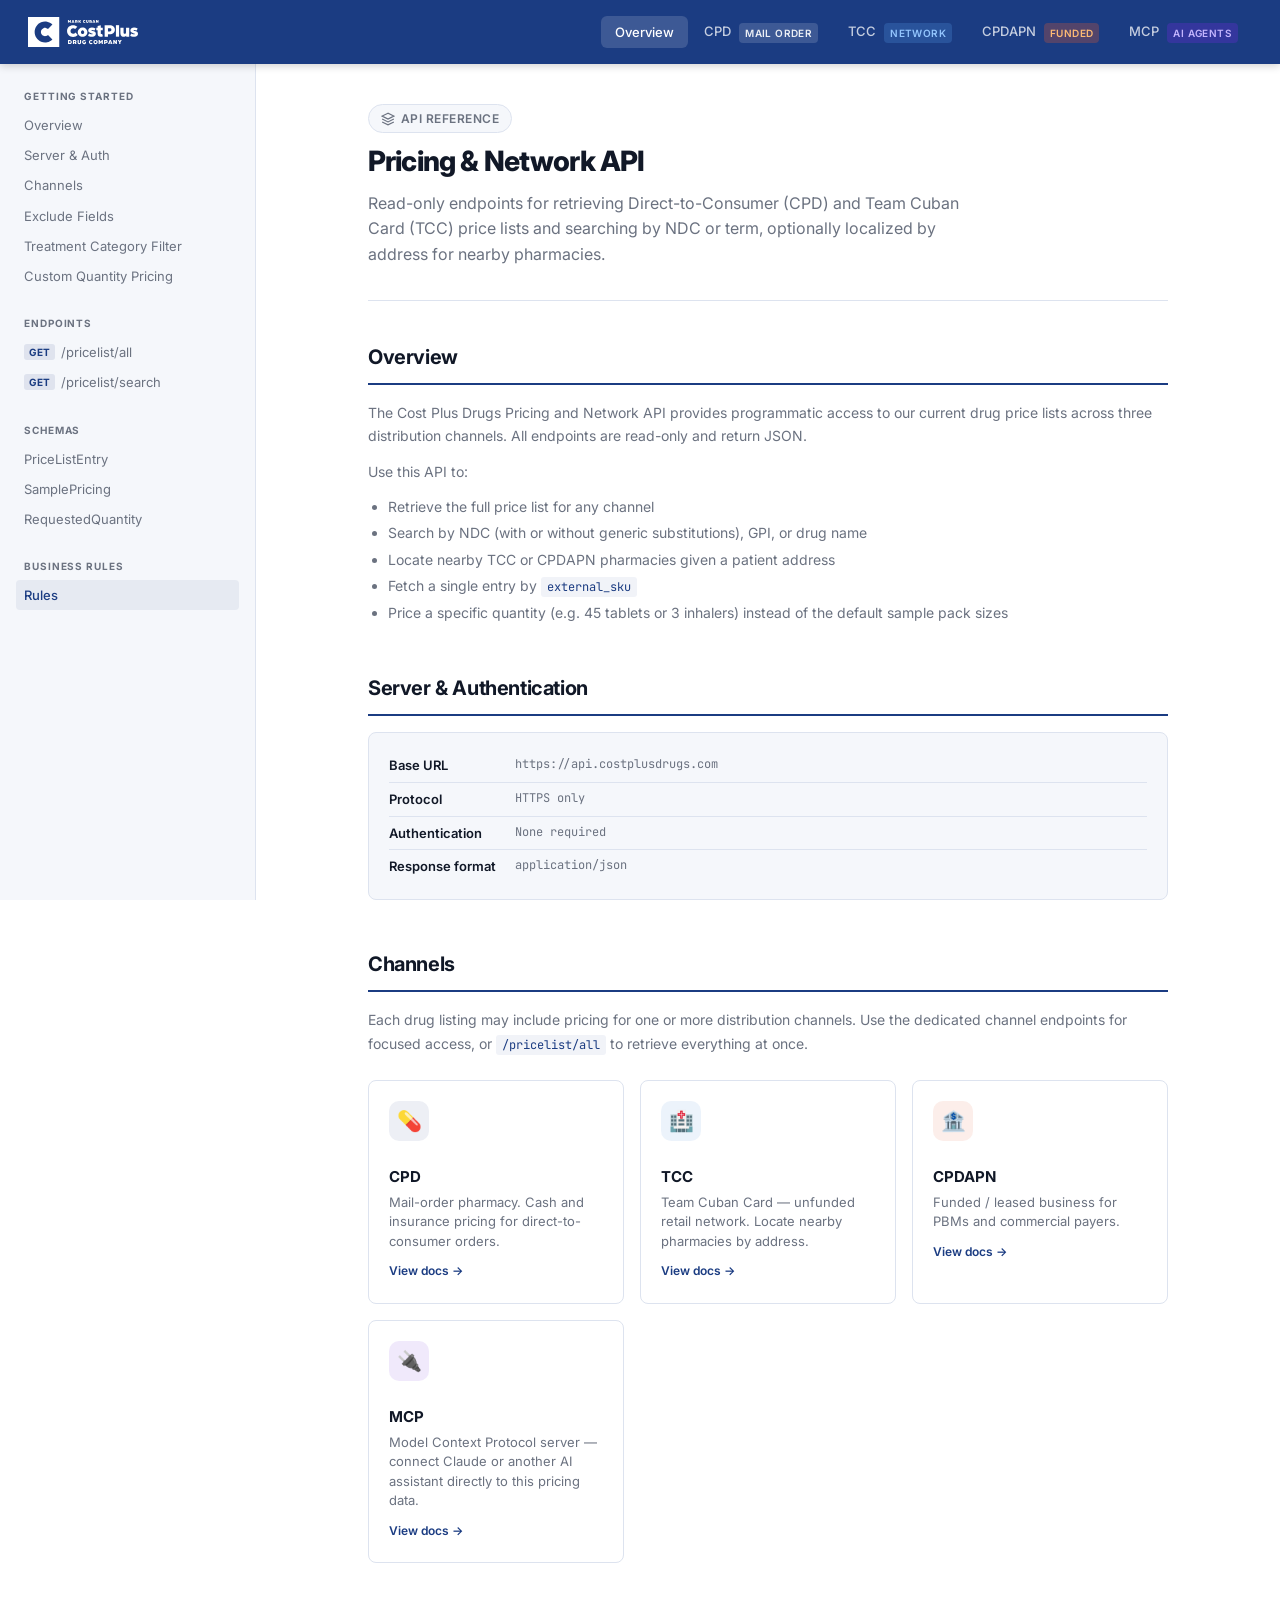
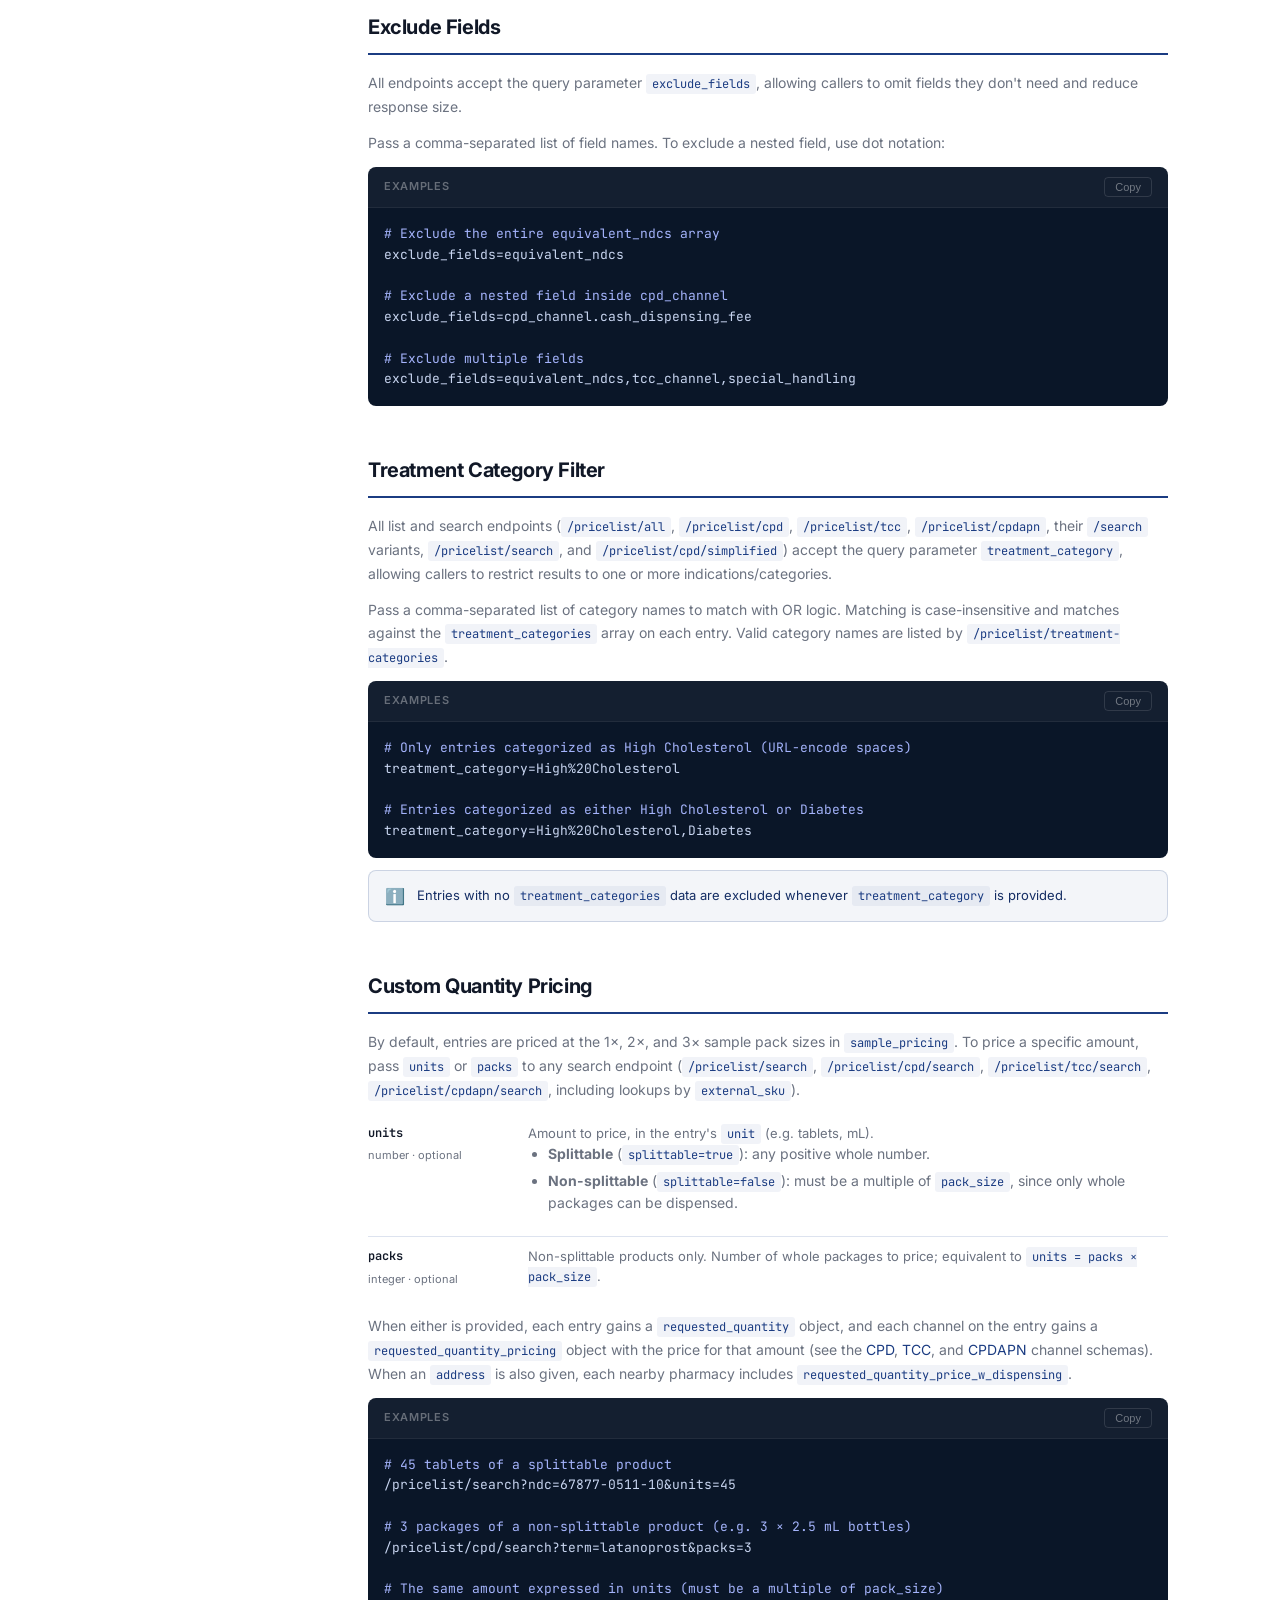
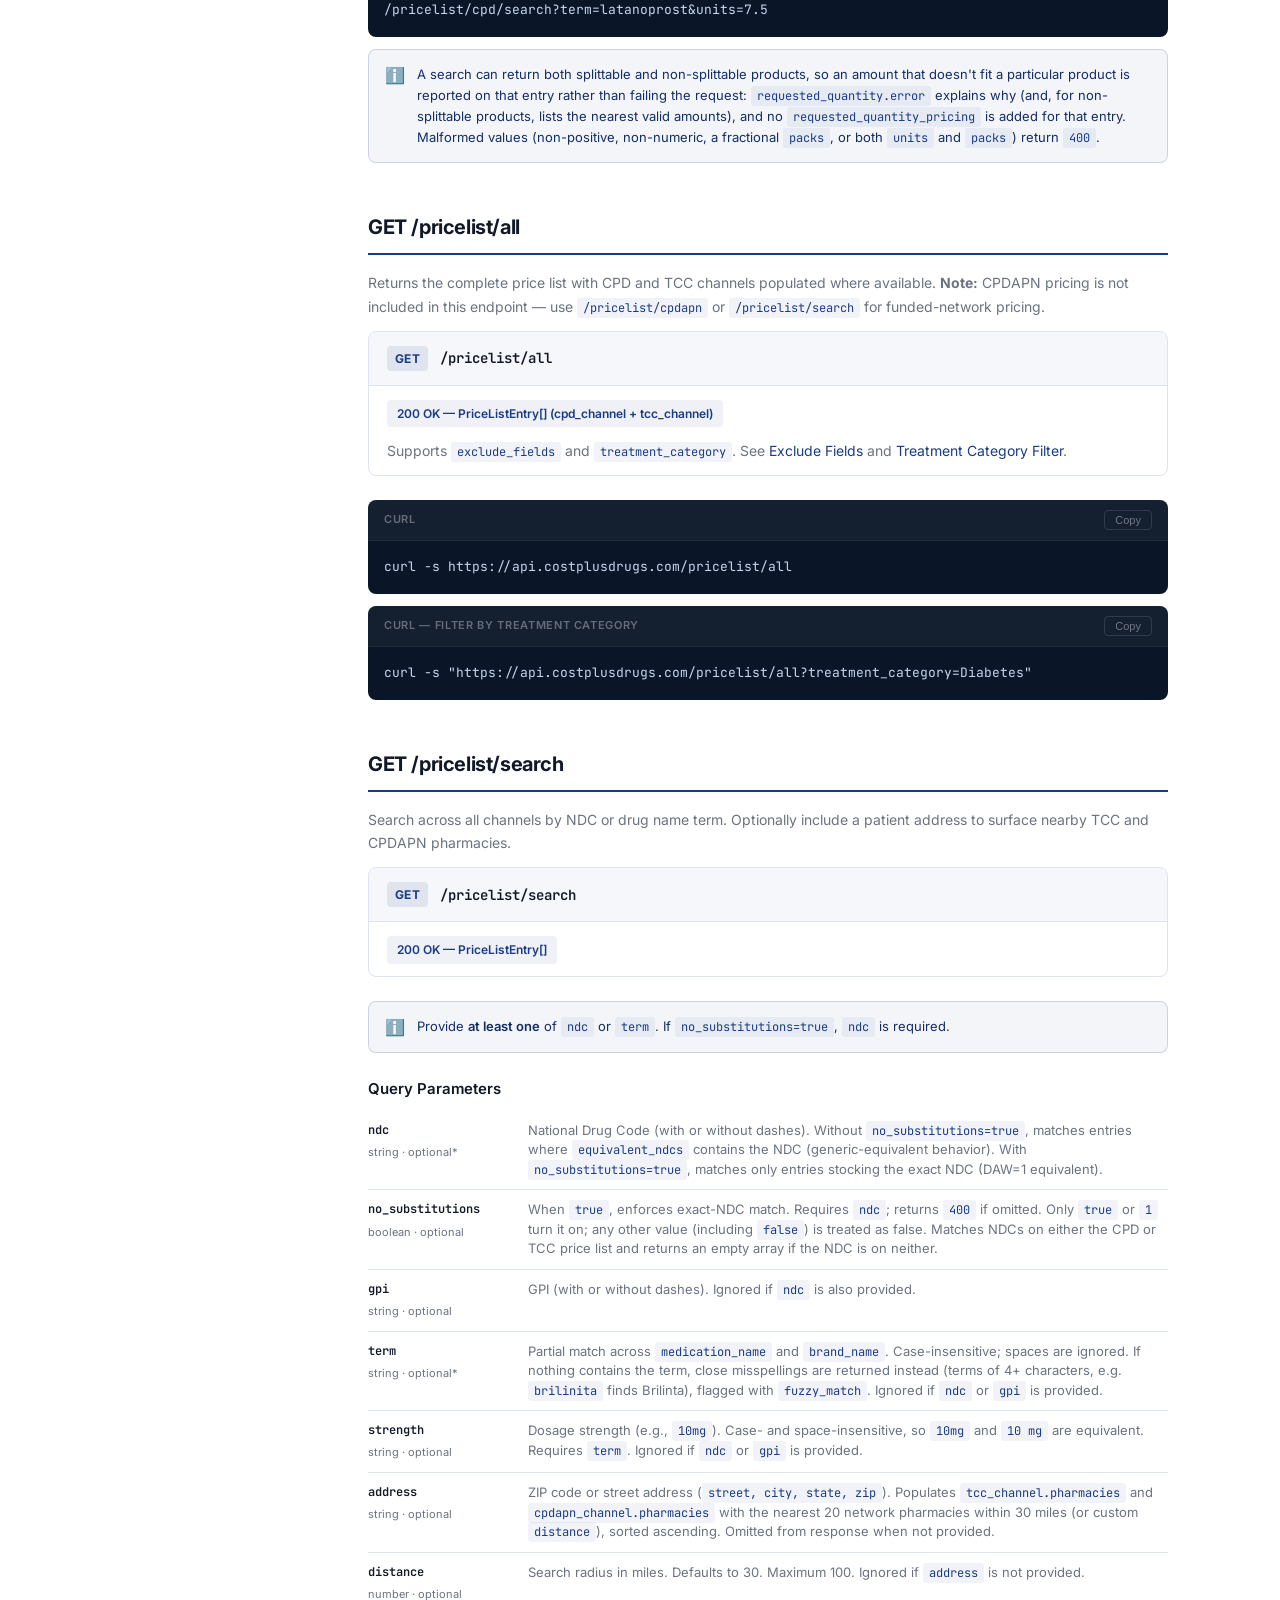
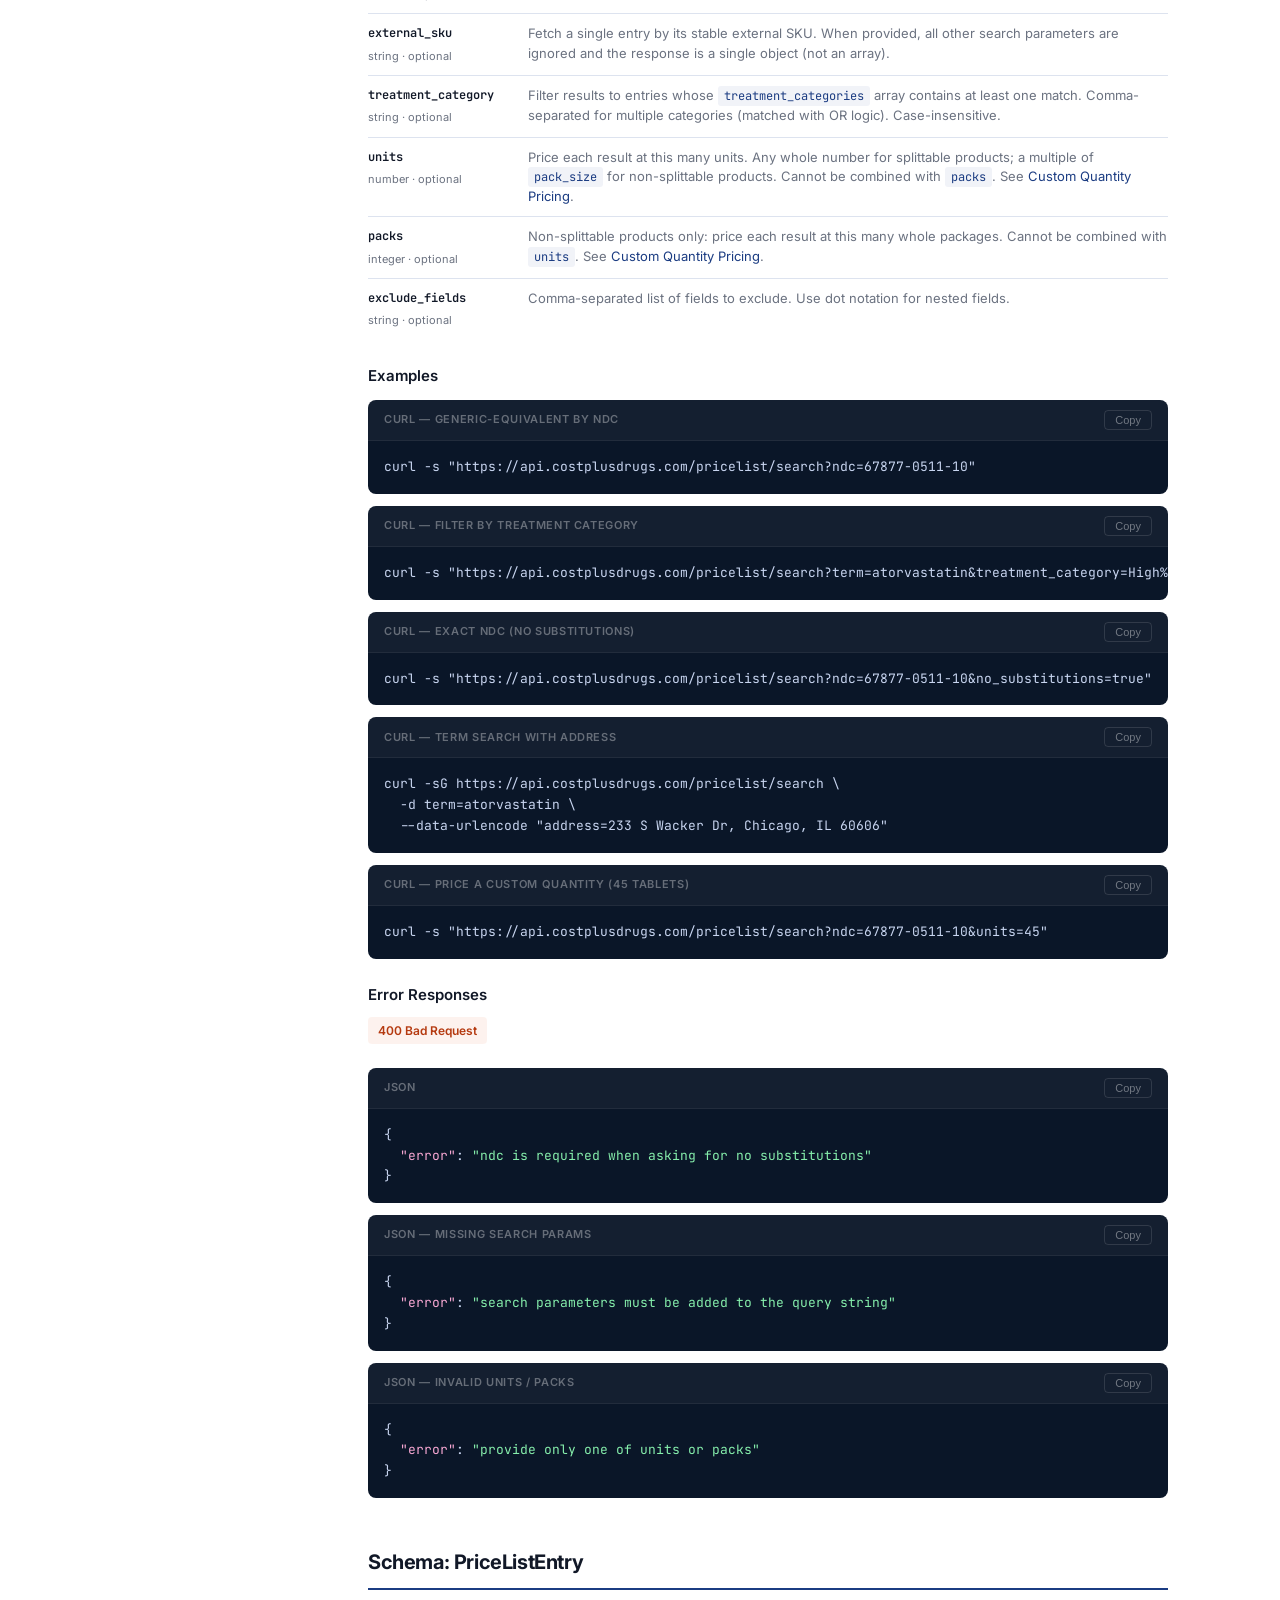
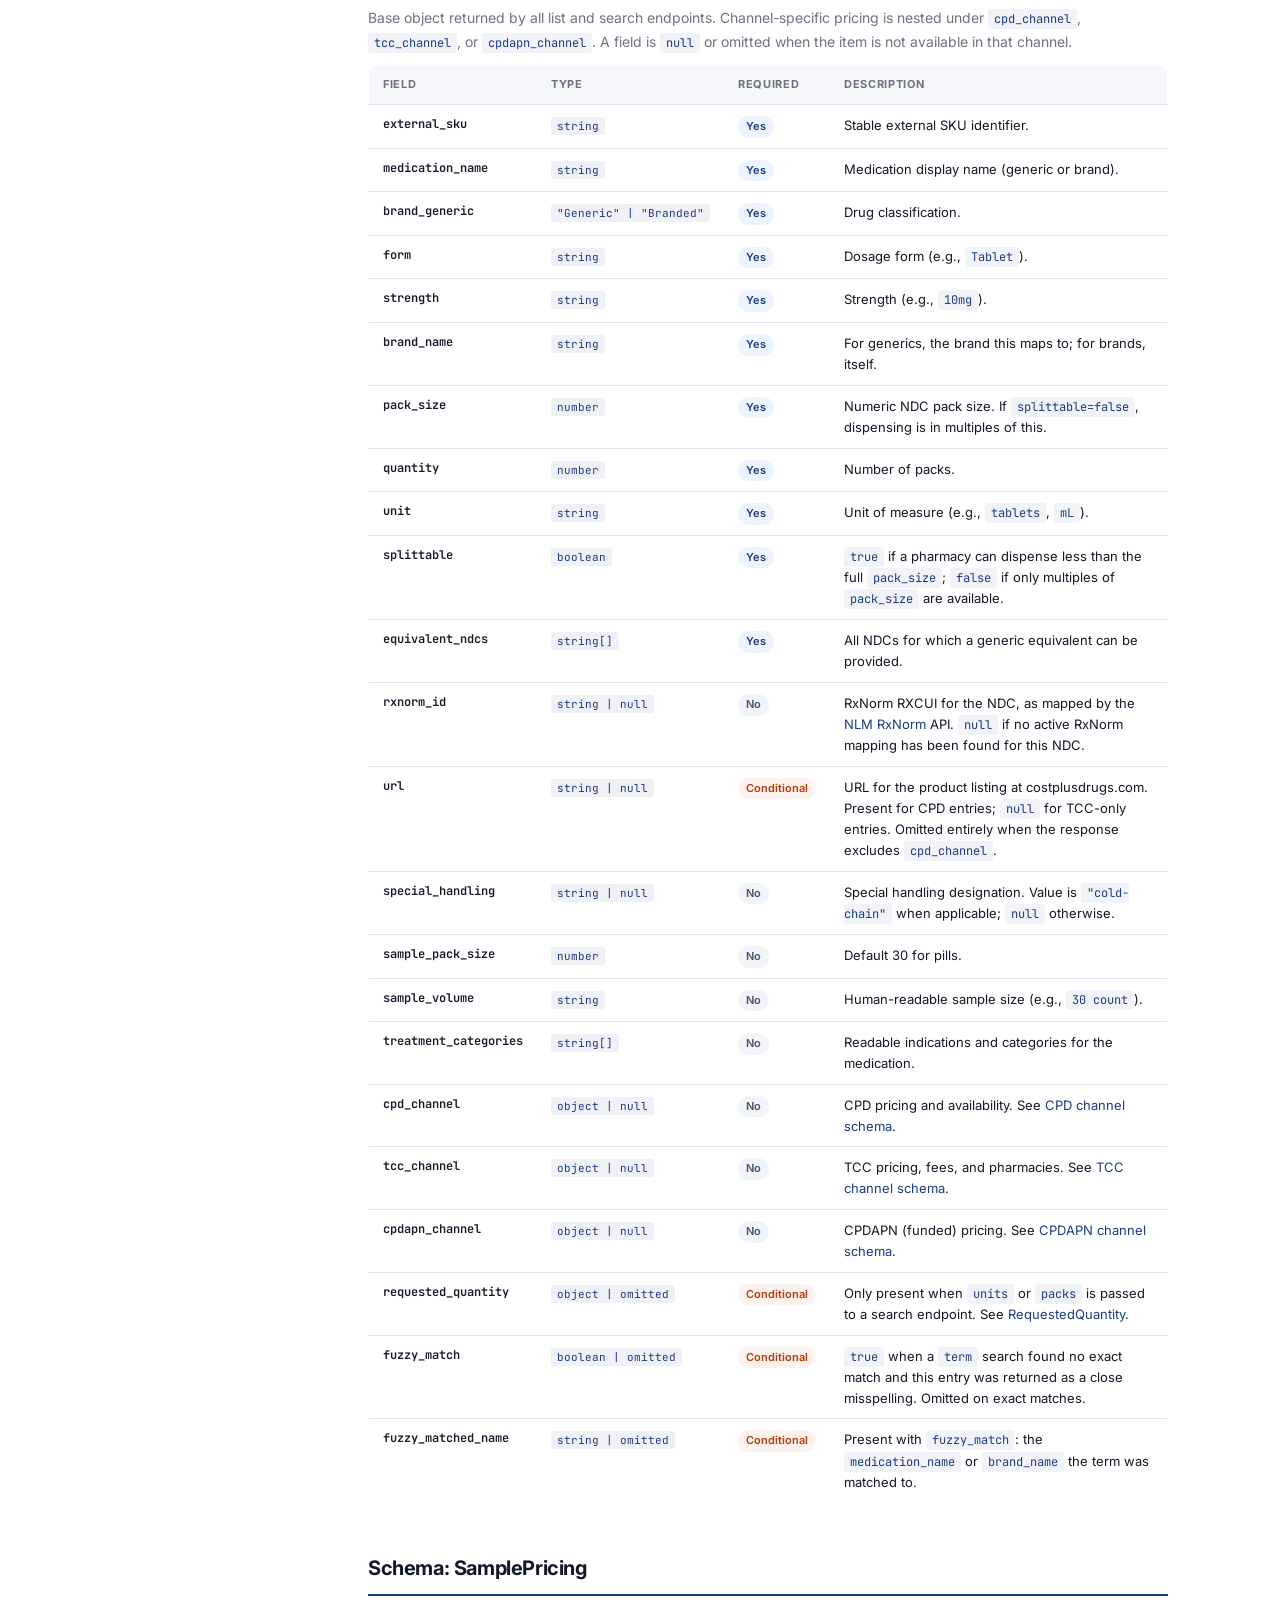
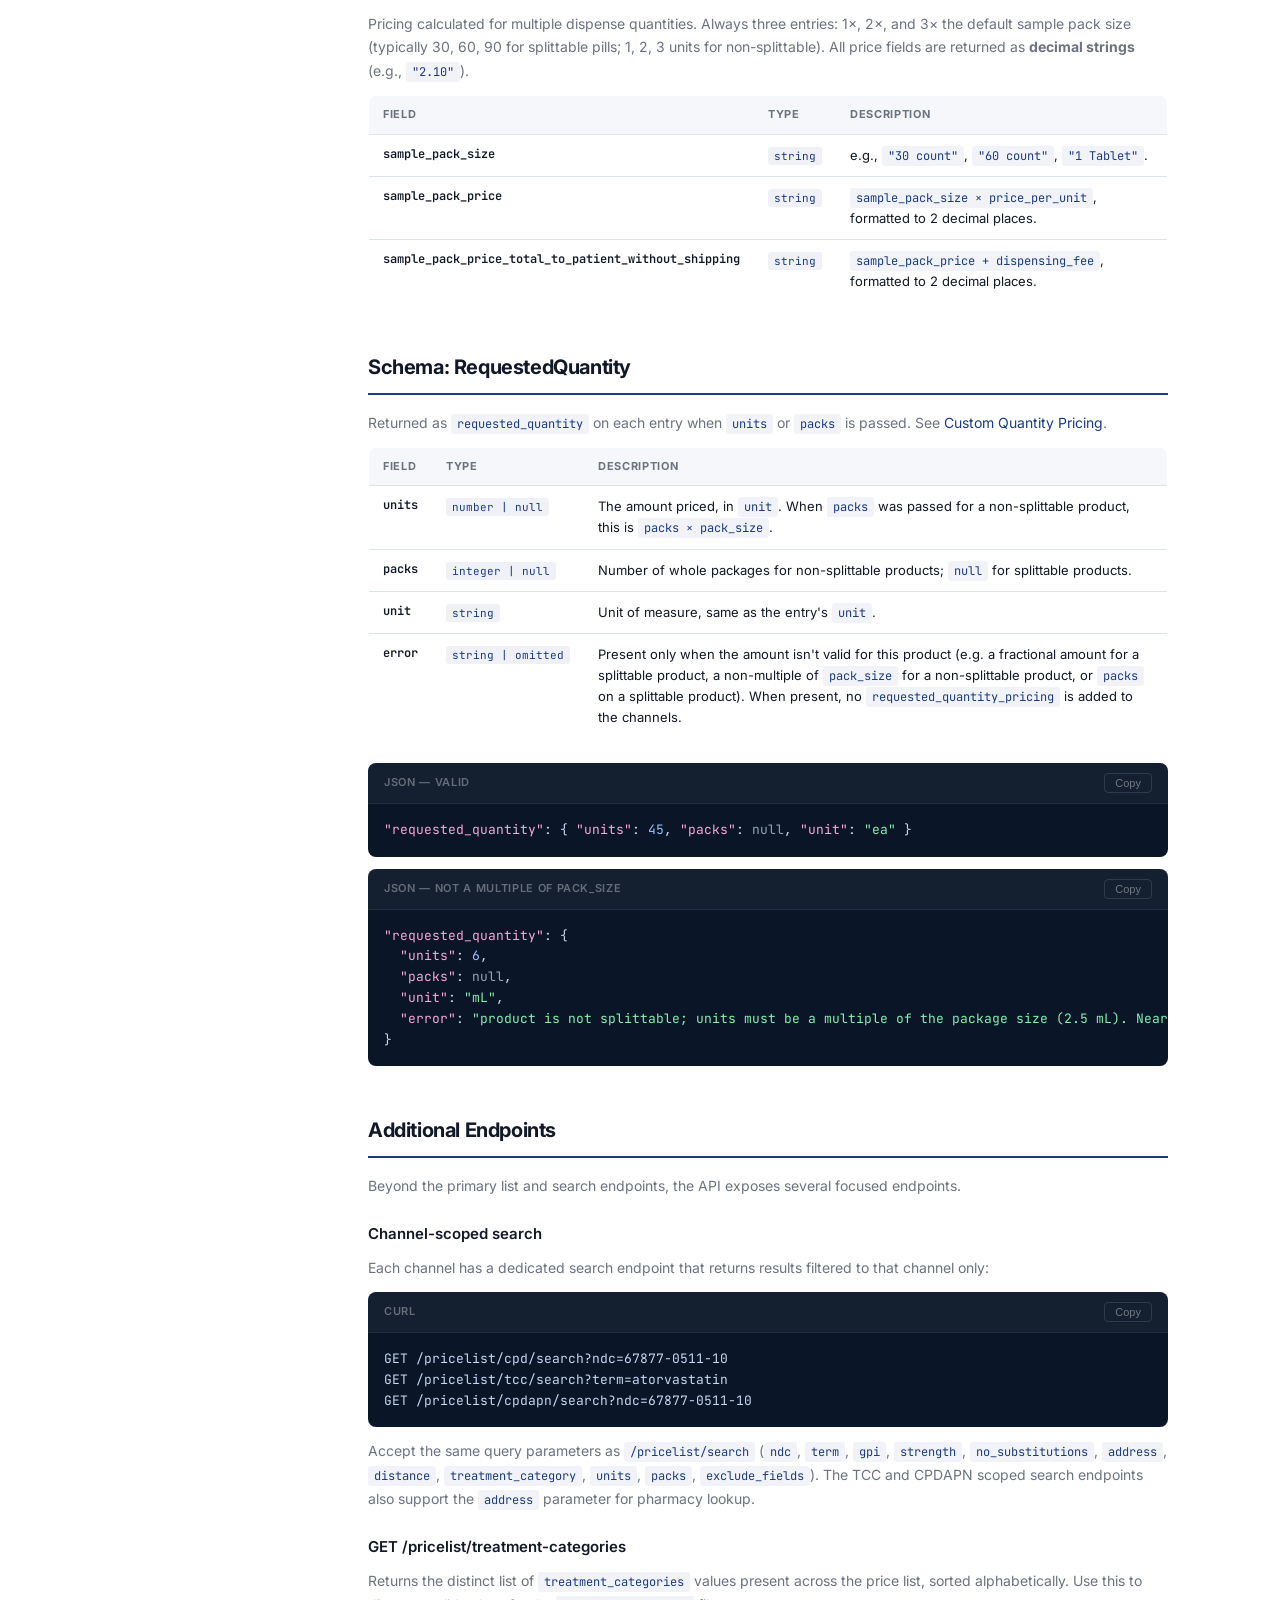
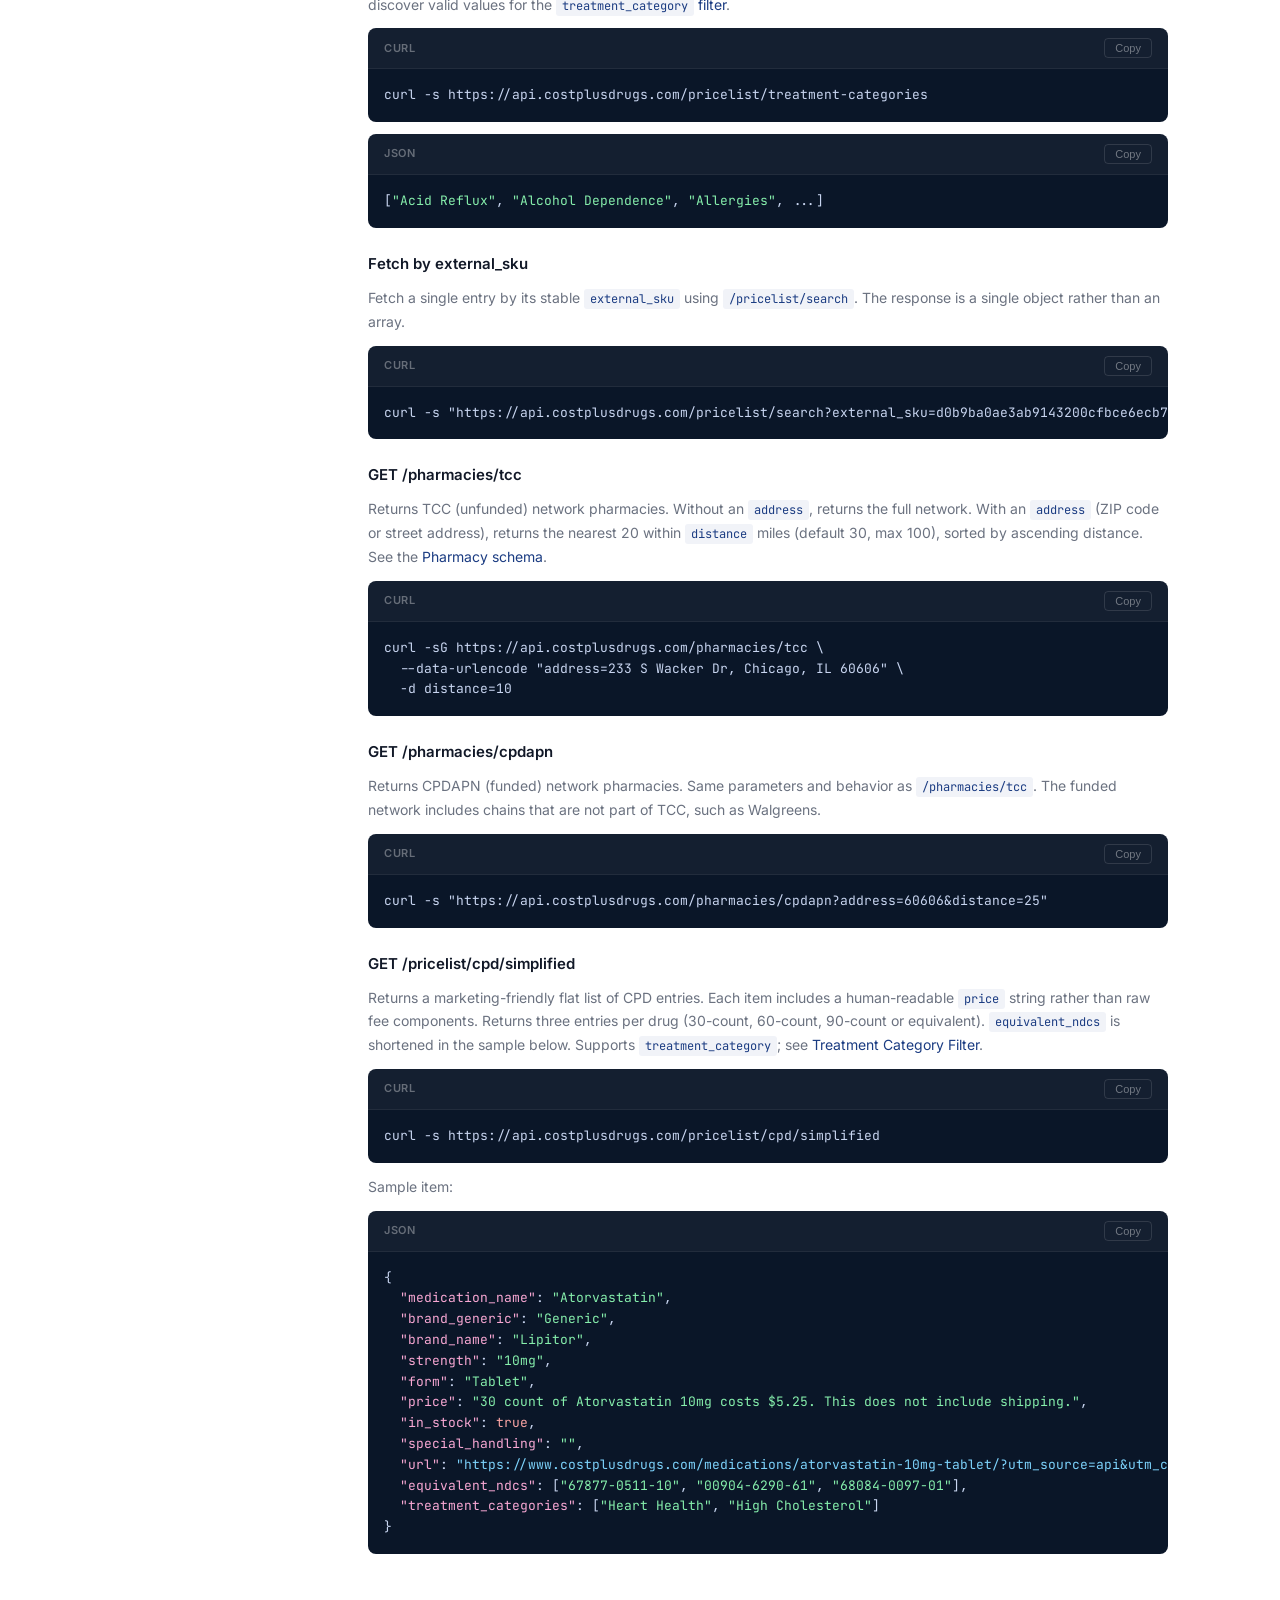
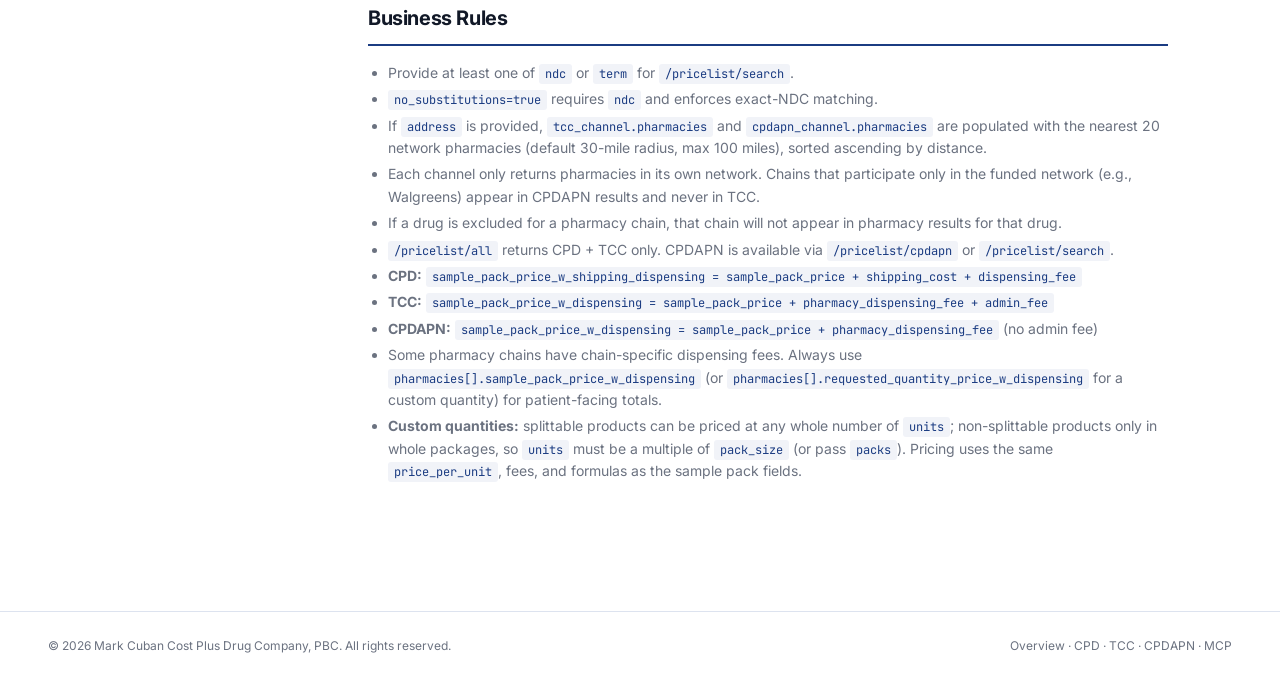
<file: index.html>
<!DOCTYPE html>
<html lang="en">
<head>
  <meta charset="UTF-8" />
  <meta name="viewport" content="width=device-width, initial-scale=1.0" />
  <title>Cost Plus Drugs — Pricing & Network API</title>
  <link rel="preconnect" href="https://fonts.googleapis.com" />
  <link rel="preconnect" href="https://fonts.gstatic.com" crossorigin />
  <link href="https://fonts.googleapis.com/css2?family=Inter:wght@400;500;600;700;800&family=JetBrains+Mono:wght@400;600&display=swap" rel="stylesheet" />
  <link rel="icon" href="assets/favicon.ico" sizes="any" />
  <link rel="stylesheet" href="assets/styles.css" />
</head>
<body>

<!-- ── Top Navigation ── -->
<nav class="top-nav">
  <a href="index.html" class="nav-logo">
    <img src="assets/MCCP-wordmark-white.svg" alt="Mark Cuban CostPlus Drug Company" class="nav-wordmark">
  </a>
  <div class="nav-links">
    <a href="index.html">Overview</a>
    <a href="cpd.html">CPD <span class="nav-badge cpd">Mail Order</span></a>
    <a href="tcc.html">TCC <span class="nav-badge tcc">Network</span></a>
    <a href="cpdapn.html">CPDAPN <span class="nav-badge apn">Funded</span></a>
    <a href="mcp.html">MCP <span class="nav-badge mcp">AI Agents</span></a>
  </div>
</nav>

<!-- ── Layout ── -->
<div class="layout">

  <!-- Sidebar -->
  <aside class="sidebar">
    <div class="sidebar-section">
      <p class="sidebar-section-title">Getting Started</p>
      <nav>
        <a href="#overview">Overview</a>
        <a href="#server">Server &amp; Auth</a>
        <a href="#channels">Channels</a>
        <a href="#exclude-fields">Exclude Fields</a>
        <a href="#treatment-category-filter">Treatment Category Filter</a>
        <a href="#custom-quantity">Custom Quantity Pricing</a>
      </nav>
    </div>
    <div class="sidebar-section">
      <p class="sidebar-section-title">Endpoints</p>
      <nav>
        <a href="#endpoint-all"><span class="method-tag">GET</span> /pricelist/all</a>
        <a href="#endpoint-search"><span class="method-tag">GET</span> /pricelist/search</a>
      </nav>
    </div>
    <div class="sidebar-section">
      <p class="sidebar-section-title">Schemas</p>
      <nav>
        <a href="#schema-pricelistentry">PriceListEntry</a>
        <a href="#schema-sampleprice">SamplePricing</a>
        <a href="#schema-requestedquantity">RequestedQuantity</a>
      </nav>
    </div>
    <div class="sidebar-section">
      <p class="sidebar-section-title">Business Rules</p>
      <nav>
        <a href="#business-rules">Rules</a>
      </nav>
    </div>
  </aside>

  <!-- Main -->
  <main class="main">
    <div class="content-section">

      <!-- Hero -->
      <header class="page-hero">
        <div class="channel-pill all">
          <svg fill="none" stroke="currentColor" stroke-width="2" viewBox="0 0 24 24"><path d="M12 2L2 7l10 5 10-5-10-5zM2 17l10 5 10-5M2 12l10 5 10-5"/></svg>
          API Reference
        </div>
        <h1>Pricing &amp; Network API</h1>
        <p>Read-only endpoints for retrieving Direct-to-Consumer (CPD) and Team Cuban Card (TCC)
        price lists and searching by NDC or term, optionally localized by address for nearby pharmacies.</p>
      </header>

      <!-- Overview -->
      <section class="doc-section" id="overview">
        <h2>Overview</h2>
        <p>The Cost Plus Drugs Pricing and Network API provides programmatic access to our current drug price lists across three distribution channels. All endpoints are read-only and return JSON.</p>
        <p>Use this API to:</p>
        <ul>
          <li>Retrieve the full price list for any channel</li>
          <li>Search by NDC (with or without generic substitutions), GPI, or drug name</li>
          <li>Locate nearby TCC or CPDAPN pharmacies given a patient address</li>
          <li>Fetch a single entry by <code class="inline-code">external_sku</code></li>
          <li>Price a specific quantity (e.g. 45 tablets or 3 inhalers) instead of the default sample pack sizes</li>
        </ul>
      </section>

      <!-- Server & Auth -->
      <section class="doc-section" id="server">
        <h2>Server &amp; Authentication</h2>
        <div class="info-box">
          <div class="info-box-row">
            <span class="info-box-label">Base URL</span>
            <span class="info-box-value">https://api.costplusdrugs.com</span>
          </div>
          <div class="info-box-row">
            <span class="info-box-label">Protocol</span>
            <span class="info-box-value">HTTPS only</span>
          </div>
          <div class="info-box-row">
            <span class="info-box-label">Authentication</span>
            <span class="info-box-value">None required</span>
          </div>
          <div class="info-box-row">
            <span class="info-box-label">Response format</span>
            <span class="info-box-value">application/json</span>
          </div>
        </div>
      </section>

      <!-- Channels -->
      <section class="doc-section" id="channels">
        <h2>Channels</h2>
        <p>Each drug listing may include pricing for one or more distribution channels. Use the dedicated channel endpoints for focused access, or <code class="inline-code">/pricelist/all</code> to retrieve everything at once.</p>

        <div class="channel-cards">
          <a href="cpd.html" class="channel-card">
            <div class="channel-card-icon cpd">💊</div>
            <h3>CPD</h3>
            <p>Mail-order pharmacy. Cash and insurance pricing for direct-to-consumer orders.</p>
            <span class="card-link">View docs →</span>
          </a>
          <a href="tcc.html" class="channel-card">
            <div class="channel-card-icon tcc">🏥</div>
            <h3>TCC</h3>
            <p>Team Cuban Card — unfunded retail network. Locate nearby pharmacies by address.</p>
            <span class="card-link">View docs →</span>
          </a>
          <a href="cpdapn.html" class="channel-card">
            <div class="channel-card-icon apn">🏦</div>
            <h3>CPDAPN</h3>
            <p>Funded / leased business for PBMs and commercial payers.</p>
            <span class="card-link">View docs →</span>
          </a>
          <a href="mcp.html" class="channel-card">
            <div class="channel-card-icon mcp">🔌</div>
            <h3>MCP</h3>
            <p>Model Context Protocol server — connect Claude or another AI assistant directly to this pricing data.</p>
            <span class="card-link">View docs →</span>
          </a>
        </div>
      </section>

      <!-- Exclude Fields -->
      <section class="doc-section" id="exclude-fields">
        <h2>Exclude Fields</h2>
        <p>All endpoints accept the query parameter <code class="inline-code">exclude_fields</code>, allowing callers to omit fields they don't need and reduce response size.</p>
        <p>Pass a comma-separated list of field names. To exclude a nested field, use dot notation:</p>
        <div class="code-block">
          <div class="code-block-header">
            <span class="code-block-lang">examples</span>
            <button class="copy-btn">Copy</button>
          </div>
          <pre><span class="tok-cmd"># Exclude the entire equivalent_ndcs array</span>
exclude_fields=equivalent_ndcs

<span class="tok-cmd"># Exclude a nested field inside cpd_channel</span>
exclude_fields=cpd_channel.cash_dispensing_fee

<span class="tok-cmd"># Exclude multiple fields</span>
exclude_fields=equivalent_ndcs,tcc_channel,special_handling</pre>
        </div>
      </section>

      <!-- Treatment Category Filter -->
      <section class="doc-section" id="treatment-category-filter">
        <h2>Treatment Category Filter</h2>
        <p>All list and search endpoints (<code class="inline-code">/pricelist/all</code>, <code class="inline-code">/pricelist/cpd</code>, <code class="inline-code">/pricelist/tcc</code>, <code class="inline-code">/pricelist/cpdapn</code>, their <code class="inline-code">/search</code> variants, <code class="inline-code">/pricelist/search</code>, and <code class="inline-code">/pricelist/cpd/simplified</code>) accept the query parameter <code class="inline-code">treatment_category</code>, allowing callers to restrict results to one or more indications/categories.</p>
        <p>Pass a comma-separated list of category names to match with OR logic. Matching is case-insensitive and matches against the <code class="inline-code">treatment_categories</code> array on each entry. Valid category names are listed by <a href="#additional-endpoints"><code class="inline-code">/pricelist/treatment-categories</code></a>.</p>
        <div class="code-block">
          <div class="code-block-header">
            <span class="code-block-lang">examples</span>
            <button class="copy-btn">Copy</button>
          </div>
          <pre><span class="tok-cmd"># Only entries categorized as High Cholesterol (URL-encode spaces)</span>
treatment_category=High%20Cholesterol

<span class="tok-cmd"># Entries categorized as either High Cholesterol or Diabetes</span>
treatment_category=High%20Cholesterol,Diabetes</pre>
        </div>
        <div class="callout info">
          <span class="callout-icon">ℹ️</span>
          <span>Entries with no <code class="inline-code">treatment_categories</code> data are excluded whenever <code class="inline-code">treatment_category</code> is provided.</span>
        </div>
      </section>

      <!-- Custom Quantity Pricing -->
      <section class="doc-section" id="custom-quantity">
        <h2>Custom Quantity Pricing</h2>
        <p>By default, entries are priced at the 1×, 2×, and 3× sample pack sizes in <code class="inline-code">sample_pricing</code>. To price a specific amount, pass <code class="inline-code">units</code> or <code class="inline-code">packs</code> to any search endpoint (<code class="inline-code">/pricelist/search</code>, <code class="inline-code">/pricelist/cpd/search</code>, <code class="inline-code">/pricelist/tcc/search</code>, <code class="inline-code">/pricelist/cpdapn/search</code>, including lookups by <code class="inline-code">external_sku</code>).</p>
        <table class="param-table">
          <tbody>
            <tr>
              <td>
                <span class="param-name">units</span>
                <span class="param-type">number · optional</span>
              </td>
              <td class="param-desc">
                Amount to price, in the entry's <code class="inline-code">unit</code> (e.g. tablets, mL).
                <ul>
                  <li><strong>Splittable</strong> (<code class="inline-code">splittable=true</code>): any positive whole number.</li>
                  <li><strong>Non-splittable</strong> (<code class="inline-code">splittable=false</code>): must be a multiple of <code class="inline-code">pack_size</code>, since only whole packages can be dispensed.</li>
                </ul>
              </td>
            </tr>
            <tr>
              <td>
                <span class="param-name">packs</span>
                <span class="param-type">integer · optional</span>
              </td>
              <td class="param-desc">
                Non-splittable products only. Number of whole packages to price; equivalent to <code class="inline-code">units = packs × pack_size</code>.
              </td>
            </tr>
          </tbody>
        </table>
        <p>When either is provided, each entry gains a <a href="#schema-requestedquantity"><code class="inline-code">requested_quantity</code></a> object, and each channel on the entry gains a <code class="inline-code">requested_quantity_pricing</code> object with the price for that amount (see the <a href="cpd.html#schema-cpd-channel">CPD</a>, <a href="tcc.html#schema-tcc-channel">TCC</a>, and <a href="cpdapn.html#schema-cpdapn-channel">CPDAPN</a> channel schemas). When an <code class="inline-code">address</code> is also given, each nearby pharmacy includes <code class="inline-code">requested_quantity_price_w_dispensing</code>.</p>
        <div class="code-block">
          <div class="code-block-header">
            <span class="code-block-lang">examples</span>
            <button class="copy-btn">Copy</button>
          </div>
          <pre><span class="tok-cmd"># 45 tablets of a splittable product</span>
/pricelist/search?ndc=67877-0511-10&amp;units=45

<span class="tok-cmd"># 3 packages of a non-splittable product (e.g. 3 × 2.5 mL bottles)</span>
/pricelist/cpd/search?term=latanoprost&amp;packs=3

<span class="tok-cmd"># The same amount expressed in units (must be a multiple of pack_size)</span>
/pricelist/cpd/search?term=latanoprost&amp;units=7.5</pre>
        </div>
        <div class="callout info">
          <span class="callout-icon">ℹ️</span>
          <span>A search can return both splittable and non-splittable products, so an amount that doesn't fit a particular product is reported on that entry rather than failing the request: <code class="inline-code">requested_quantity.error</code> explains why (and, for non-splittable products, lists the nearest valid amounts), and no <code class="inline-code">requested_quantity_pricing</code> is added for that entry. Malformed values (non-positive, non-numeric, a fractional <code class="inline-code">packs</code>, or both <code class="inline-code">units</code> and <code class="inline-code">packs</code>) return <code class="inline-code">400</code>.</span>
        </div>
      </section>

      <!-- Endpoint: /pricelist/all -->
      <section class="doc-section" id="endpoint-all">
        <h2>GET /pricelist/all</h2>
        <p>Returns the complete price list with CPD and TCC channels populated where available. <strong>Note:</strong> CPDAPN pricing is not included in this endpoint — use <code class="inline-code">/pricelist/cpdapn</code> or <code class="inline-code">/pricelist/search</code> for funded-network pricing.</p>

        <div class="endpoint">
          <div class="endpoint-header">
            <span class="method">GET</span>
            <span class="endpoint-path">/pricelist/all</span>
          </div>
          <div class="endpoint-desc">
            <div class="response-tag success">200 OK — PriceListEntry[] (cpd_channel + tcc_channel)</div>
            <p>Supports <code class="inline-code">exclude_fields</code> and <code class="inline-code">treatment_category</code>. See <a href="#exclude-fields">Exclude Fields</a> and <a href="#treatment-category-filter">Treatment Category Filter</a>.</p>
          </div>
        </div>

        <div class="code-block">
          <div class="code-block-header">
            <span class="code-block-lang">cURL</span>
            <button class="copy-btn">Copy</button>
          </div>
          <pre>curl -s https://api.costplusdrugs.com/pricelist/all</pre>
        </div>

        <div class="code-block">
          <div class="code-block-header">
            <span class="code-block-lang">cURL — Filter by treatment category</span>
            <button class="copy-btn">Copy</button>
          </div>
          <pre>curl -s "https://api.costplusdrugs.com/pricelist/all?treatment_category=Diabetes"</pre>
        </div>
      </section>

      <!-- Endpoint: /pricelist/search -->
      <section class="doc-section" id="endpoint-search">
        <h2>GET /pricelist/search</h2>
        <p>Search across all channels by NDC or drug name term. Optionally include a patient address to surface nearby TCC and CPDAPN pharmacies.</p>

        <div class="endpoint">
          <div class="endpoint-header">
            <span class="method">GET</span>
            <span class="endpoint-path">/pricelist/search</span>
          </div>
          <div class="endpoint-desc">
            <div class="response-tag success">200 OK — PriceListEntry[]</div>
          </div>
        </div>

        <div class="callout info">
          <span class="callout-icon">ℹ️</span>
          <span>Provide <strong>at least one</strong> of <code class="inline-code">ndc</code> or <code class="inline-code">term</code>. If <code class="inline-code">no_substitutions=true</code>, <code class="inline-code">ndc</code> is required.</span>
        </div>

        <h3>Query Parameters</h3>
        <table class="param-table">
          <tbody>
            <tr>
              <td>
                <span class="param-name">ndc</span>
                <span class="param-type">string · optional*</span>
              </td>
              <td class="param-desc">
                National Drug Code (with or without dashes). Without <code class="inline-code">no_substitutions=true</code>, matches entries where <code class="inline-code">equivalent_ndcs</code> contains the NDC (generic-equivalent behavior). With <code class="inline-code">no_substitutions=true</code>, matches only entries stocking the exact NDC (DAW=1 equivalent).
              </td>
            </tr>
            <tr>
              <td>
                <span class="param-name">no_substitutions</span>
                <span class="param-type">boolean · optional</span>
              </td>
              <td class="param-desc">
                When <code class="inline-code">true</code>, enforces exact-NDC match. Requires <code class="inline-code">ndc</code>; returns <code class="inline-code">400</code> if omitted. Only <code class="inline-code">true</code> or <code class="inline-code">1</code> turn it on; any other value (including <code class="inline-code">false</code>) is treated as false. Matches NDCs on either the CPD or TCC price list and returns an empty array if the NDC is on neither.
              </td>
            </tr>
            <tr>
              <td>
                <span class="param-name">gpi</span>
                <span class="param-type">string · optional</span>
              </td>
              <td class="param-desc">
                GPI (with or without dashes). Ignored if <code class="inline-code">ndc</code> is also provided.
              </td>
            </tr>
            <tr>
              <td>
                <span class="param-name">term</span>
                <span class="param-type">string · optional*</span>
              </td>
              <td class="param-desc">
                Partial match across <code class="inline-code">medication_name</code> and <code class="inline-code">brand_name</code>. Case-insensitive; spaces are ignored. If nothing contains the term, close misspellings are returned instead (terms of 4+ characters, e.g. <code class="inline-code">brilinita</code> finds Brilinta), flagged with <code class="inline-code">fuzzy_match</code>. Ignored if <code class="inline-code">ndc</code> or <code class="inline-code">gpi</code> is provided.
              </td>
            </tr>
            <tr>
              <td>
                <span class="param-name">strength</span>
                <span class="param-type">string · optional</span>
              </td>
              <td class="param-desc">
                Dosage strength (e.g., <code class="inline-code">10mg</code>). Case- and space-insensitive, so <code class="inline-code">10mg</code> and <code class="inline-code">10 mg</code> are equivalent. Requires <code class="inline-code">term</code>. Ignored if <code class="inline-code">ndc</code> or <code class="inline-code">gpi</code> is provided.
              </td>
            </tr>
            <tr>
              <td>
                <span class="param-name">address</span>
                <span class="param-type">string · optional</span>
              </td>
              <td class="param-desc">
                ZIP code or street address (<code class="inline-code">street, city, state, zip</code>). Populates <code class="inline-code">tcc_channel.pharmacies</code> and <code class="inline-code">cpdapn_channel.pharmacies</code> with the nearest 20 network pharmacies within 30 miles (or custom <code class="inline-code">distance</code>), sorted ascending. Omitted from response when not provided.
              </td>
            </tr>
            <tr>
              <td>
                <span class="param-name">distance</span>
                <span class="param-type">number · optional</span>
              </td>
              <td class="param-desc">
                Search radius in miles. Defaults to 30. Maximum 100. Ignored if <code class="inline-code">address</code> is not provided.
              </td>
            </tr>
            <tr>
              <td>
                <span class="param-name">external_sku</span>
                <span class="param-type">string · optional</span>
              </td>
              <td class="param-desc">
                Fetch a single entry by its stable external SKU. When provided, all other search parameters are ignored and the response is a single object (not an array).
              </td>
            </tr>
            <tr>
              <td>
                <span class="param-name">treatment_category</span>
                <span class="param-type">string · optional</span>
              </td>
              <td class="param-desc">
                Filter results to entries whose <code class="inline-code">treatment_categories</code> array contains at least one match. Comma-separated for multiple categories (matched with OR logic). Case-insensitive.
              </td>
            </tr>
            <tr>
              <td>
                <span class="param-name">units</span>
                <span class="param-type">number · optional</span>
              </td>
              <td class="param-desc">
                Price each result at this many units. Any whole number for splittable products; a multiple of <code class="inline-code">pack_size</code> for non-splittable products. Cannot be combined with <code class="inline-code">packs</code>. See <a href="#custom-quantity">Custom Quantity Pricing</a>.
              </td>
            </tr>
            <tr>
              <td>
                <span class="param-name">packs</span>
                <span class="param-type">integer · optional</span>
              </td>
              <td class="param-desc">
                Non-splittable products only: price each result at this many whole packages. Cannot be combined with <code class="inline-code">units</code>. See <a href="#custom-quantity">Custom Quantity Pricing</a>.
              </td>
            </tr>
            <tr>
              <td>
                <span class="param-name">exclude_fields</span>
                <span class="param-type">string · optional</span>
              </td>
              <td class="param-desc">
                Comma-separated list of fields to exclude. Use dot notation for nested fields.
              </td>
            </tr>
          </tbody>
        </table>

        <h3>Examples</h3>
        <div class="code-block">
          <div class="code-block-header">
            <span class="code-block-lang">cURL — Generic-equivalent by NDC</span>
            <button class="copy-btn">Copy</button>
          </div>
          <pre>curl -s "https://api.costplusdrugs.com/pricelist/search?ndc=67877-0511-10"</pre>
        </div>

        <div class="code-block">
          <div class="code-block-header">
            <span class="code-block-lang">cURL — Filter by treatment category</span>
            <button class="copy-btn">Copy</button>
          </div>
          <pre>curl -s "https://api.costplusdrugs.com/pricelist/search?term=atorvastatin&treatment_category=High%20Cholesterol"</pre>
        </div>

        <div class="code-block">
          <div class="code-block-header">
            <span class="code-block-lang">cURL — Exact NDC (no substitutions)</span>
            <button class="copy-btn">Copy</button>
          </div>
          <pre>curl -s "https://api.costplusdrugs.com/pricelist/search?ndc=67877-0511-10&no_substitutions=true"</pre>
        </div>

        <div class="code-block">
          <div class="code-block-header">
            <span class="code-block-lang">cURL — Term search with address</span>
            <button class="copy-btn">Copy</button>
          </div>
          <pre>curl -sG https://api.costplusdrugs.com/pricelist/search \
  -d term=atorvastatin \
  --data-urlencode "address=233 S Wacker Dr, Chicago, IL 60606"</pre>
        </div>

        <div class="code-block">
          <div class="code-block-header">
            <span class="code-block-lang">cURL — Price a custom quantity (45 tablets)</span>
            <button class="copy-btn">Copy</button>
          </div>
          <pre>curl -s "https://api.costplusdrugs.com/pricelist/search?ndc=67877-0511-10&amp;units=45"</pre>
        </div>

        <h3>Error Responses</h3>
        <div class="response-tag error">400 Bad Request</div>
        <div class="code-block">
          <div class="code-block-header">
            <span class="code-block-lang">JSON</span>
            <button class="copy-btn">Copy</button>
          </div>
          <pre>{
  <span class="tok-key">"error"</span>: <span class="tok-str">"ndc is required when asking for no substitutions"</span>
}</pre>
        </div>
        <div class="code-block">
          <div class="code-block-header">
            <span class="code-block-lang">JSON — missing search params</span>
            <button class="copy-btn">Copy</button>
          </div>
          <pre>{
  <span class="tok-key">"error"</span>: <span class="tok-str">"search parameters must be added to the query string"</span>
}</pre>
        </div>
        <div class="code-block">
          <div class="code-block-header">
            <span class="code-block-lang">JSON — invalid units / packs</span>
            <button class="copy-btn">Copy</button>
          </div>
          <pre>{
  <span class="tok-key">"error"</span>: <span class="tok-str">"provide only one of units or packs"</span>
}</pre>
        </div>
      </section>

      <!-- Schema: PriceListEntry -->
      <section class="doc-section" id="schema-pricelistentry">
        <h2>Schema: PriceListEntry</h2>
        <p>Base object returned by all list and search endpoints. Channel-specific pricing is nested under <code class="inline-code">cpd_channel</code>, <code class="inline-code">tcc_channel</code>, or <code class="inline-code">cpdapn_channel</code>. A field is <code class="inline-code">null</code> or omitted when the item is not available in that channel.</p>

        <table class="schema-table">
          <thead>
            <tr>
              <th>Field</th>
              <th>Type</th>
              <th>Required</th>
              <th>Description</th>
            </tr>
          </thead>
          <tbody>
            <tr>
              <td class="field-name">external_sku</td>
              <td><span class="field-type">string</span></td>
              <td><span class="badge-yes">Yes</span></td>
              <td>Stable external SKU identifier.</td>
            </tr>
            <tr>
              <td class="field-name">medication_name</td>
              <td><span class="field-type">string</span></td>
              <td><span class="badge-yes">Yes</span></td>
              <td>Medication display name (generic or brand).</td>
            </tr>
            <tr>
              <td class="field-name">brand_generic</td>
              <td><span class="field-type">"Generic" | "Branded"</span></td>
              <td><span class="badge-yes">Yes</span></td>
              <td>Drug classification.</td>
            </tr>
            <tr>
              <td class="field-name">form</td>
              <td><span class="field-type">string</span></td>
              <td><span class="badge-yes">Yes</span></td>
              <td>Dosage form (e.g., <code class="inline-code">Tablet</code>).</td>
            </tr>
            <tr>
              <td class="field-name">strength</td>
              <td><span class="field-type">string</span></td>
              <td><span class="badge-yes">Yes</span></td>
              <td>Strength (e.g., <code class="inline-code">10mg</code>).</td>
            </tr>
            <tr>
              <td class="field-name">brand_name</td>
              <td><span class="field-type">string</span></td>
              <td><span class="badge-yes">Yes</span></td>
              <td>For generics, the brand this maps to; for brands, itself.</td>
            </tr>
            <tr>
              <td class="field-name">pack_size</td>
              <td><span class="field-type">number</span></td>
              <td><span class="badge-yes">Yes</span></td>
              <td>Numeric NDC pack size. If <code class="inline-code">splittable=false</code>, dispensing is in multiples of this.</td>
            </tr>
            <tr>
              <td class="field-name">quantity</td>
              <td><span class="field-type">number</span></td>
              <td><span class="badge-yes">Yes</span></td>
              <td>Number of packs.</td>
            </tr>
            <tr>
              <td class="field-name">unit</td>
              <td><span class="field-type">string</span></td>
              <td><span class="badge-yes">Yes</span></td>
              <td>Unit of measure (e.g., <code class="inline-code">tablets</code>, <code class="inline-code">mL</code>).</td>
            </tr>
            <tr>
              <td class="field-name">splittable</td>
              <td><span class="field-type">boolean</span></td>
              <td><span class="badge-yes">Yes</span></td>
              <td><code class="inline-code">true</code> if a pharmacy can dispense less than the full <code class="inline-code">pack_size</code>; <code class="inline-code">false</code> if only multiples of <code class="inline-code">pack_size</code> are available.</td>
            </tr>
            <tr>
              <td class="field-name">equivalent_ndcs</td>
              <td><span class="field-type">string[]</span></td>
              <td><span class="badge-yes">Yes</span></td>
              <td>All NDCs for which a generic equivalent can be provided.</td>
            </tr>
            <tr>
              <td class="field-name">rxnorm_id</td>
              <td><span class="field-type">string | null</span></td>
              <td><span class="badge-no">No</span></td>
              <td>RxNorm RXCUI for the NDC, as mapped by the <a href="https://www.nlm.nih.gov/research/umls/rxnorm/">NLM RxNorm</a> API. <code class="inline-code">null</code> if no active RxNorm mapping has been found for this NDC.</td>
            </tr>
            <tr>
              <td class="field-name">url</td>
              <td><span class="field-type">string | null</span></td>
              <td><span class="badge-cond">Conditional</span></td>
              <td>URL for the product listing at costplusdrugs.com. Present for CPD entries; <code class="inline-code">null</code> for TCC-only entries. Omitted entirely when the response excludes <code class="inline-code">cpd_channel</code>.</td>
            </tr>
            <tr>
              <td class="field-name">special_handling</td>
              <td><span class="field-type">string | null</span></td>
              <td><span class="badge-no">No</span></td>
              <td>Special handling designation. Value is <code class="inline-code">"cold-chain"</code> when applicable; <code class="inline-code">null</code> otherwise.</td>
            </tr>
            <tr>
              <td class="field-name">sample_pack_size</td>
              <td><span class="field-type">number</span></td>
              <td><span class="badge-no">No</span></td>
              <td>Default 30 for pills.</td>
            </tr>
            <tr>
              <td class="field-name">sample_volume</td>
              <td><span class="field-type">string</span></td>
              <td><span class="badge-no">No</span></td>
              <td>Human-readable sample size (e.g., <code class="inline-code">30 count</code>).</td>
            </tr>
            <tr>
              <td class="field-name">treatment_categories</td>
              <td><span class="field-type">string[]</span></td>
              <td><span class="badge-no">No</span></td>
              <td>Readable indications and categories for the medication.</td>
            </tr>
            <tr>
              <td class="field-name">cpd_channel</td>
              <td><span class="field-type">object | null</span></td>
              <td><span class="badge-no">No</span></td>
              <td>CPD pricing and availability. See <a href="cpd.html#schema-cpd-channel">CPD channel schema</a>.</td>
            </tr>
            <tr>
              <td class="field-name">tcc_channel</td>
              <td><span class="field-type">object | null</span></td>
              <td><span class="badge-no">No</span></td>
              <td>TCC pricing, fees, and pharmacies. See <a href="tcc.html#schema-tcc-channel">TCC channel schema</a>.</td>
            </tr>
            <tr>
              <td class="field-name">cpdapn_channel</td>
              <td><span class="field-type">object | null</span></td>
              <td><span class="badge-no">No</span></td>
              <td>CPDAPN (funded) pricing. See <a href="cpdapn.html#schema-cpdapn-channel">CPDAPN channel schema</a>.</td>
            </tr>
            <tr>
              <td class="field-name">requested_quantity</td>
              <td><span class="field-type">object | omitted</span></td>
              <td><span class="badge-cond">Conditional</span></td>
              <td>Only present when <code class="inline-code">units</code> or <code class="inline-code">packs</code> is passed to a search endpoint. See <a href="#schema-requestedquantity">RequestedQuantity</a>.</td>
            </tr>
            <tr>
              <td class="field-name">fuzzy_match</td>
              <td><span class="field-type">boolean | omitted</span></td>
              <td><span class="badge-cond">Conditional</span></td>
              <td><code class="inline-code">true</code> when a <code class="inline-code">term</code> search found no exact match and this entry was returned as a close misspelling. Omitted on exact matches.</td>
            </tr>
            <tr>
              <td class="field-name">fuzzy_matched_name</td>
              <td><span class="field-type">string | omitted</span></td>
              <td><span class="badge-cond">Conditional</span></td>
              <td>Present with <code class="inline-code">fuzzy_match</code>: the <code class="inline-code">medication_name</code> or <code class="inline-code">brand_name</code> the term was matched to.</td>
            </tr>
          </tbody>
        </table>
      </section>

      <!-- Schema: SamplePricing -->
      <section class="doc-section" id="schema-sampleprice">
        <h2>Schema: SamplePricing</h2>
        <p>Pricing calculated for multiple dispense quantities. Always three entries: 1×, 2×, and 3× the default sample pack size (typically 30, 60, 90 for splittable pills; 1, 2, 3 units for non-splittable). All price fields are returned as <strong>decimal strings</strong> (e.g., <code class="inline-code">"2.10"</code>).</p>

        <table class="schema-table">
          <thead>
            <tr><th>Field</th><th>Type</th><th>Description</th></tr>
          </thead>
          <tbody>
            <tr>
              <td class="field-name">sample_pack_size</td>
              <td><span class="field-type">string</span></td>
              <td>e.g., <code class="inline-code">"30 count"</code>, <code class="inline-code">"60 count"</code>, <code class="inline-code">"1 Tablet"</code>.</td>
            </tr>
            <tr>
              <td class="field-name">sample_pack_price</td>
              <td><span class="field-type">string</span></td>
              <td><code class="inline-code">sample_pack_size × price_per_unit</code>, formatted to 2 decimal places.</td>
            </tr>
            <tr>
              <td class="field-name">sample_pack_price_total_to_patient_without_shipping</td>
              <td><span class="field-type">string</span></td>
              <td><code class="inline-code">sample_pack_price + dispensing_fee</code>, formatted to 2 decimal places.</td>
            </tr>
          </tbody>
        </table>
      </section>

      <!-- Schema: RequestedQuantity -->
      <section class="doc-section" id="schema-requestedquantity">
        <h2>Schema: RequestedQuantity</h2>
        <p>Returned as <code class="inline-code">requested_quantity</code> on each entry when <code class="inline-code">units</code> or <code class="inline-code">packs</code> is passed. See <a href="#custom-quantity">Custom Quantity Pricing</a>.</p>
        <table class="schema-table">
          <thead>
            <tr><th>Field</th><th>Type</th><th>Description</th></tr>
          </thead>
          <tbody>
            <tr>
              <td class="field-name">units</td>
              <td><span class="field-type">number | null</span></td>
              <td>The amount priced, in <code class="inline-code">unit</code>. When <code class="inline-code">packs</code> was passed for a non-splittable product, this is <code class="inline-code">packs × pack_size</code>.</td>
            </tr>
            <tr>
              <td class="field-name">packs</td>
              <td><span class="field-type">integer | null</span></td>
              <td>Number of whole packages for non-splittable products; <code class="inline-code">null</code> for splittable products.</td>
            </tr>
            <tr>
              <td class="field-name">unit</td>
              <td><span class="field-type">string</span></td>
              <td>Unit of measure, same as the entry's <code class="inline-code">unit</code>.</td>
            </tr>
            <tr>
              <td class="field-name">error</td>
              <td><span class="field-type">string | omitted</span></td>
              <td>Present only when the amount isn't valid for this product (e.g. a fractional amount for a splittable product, a non-multiple of <code class="inline-code">pack_size</code> for a non-splittable product, or <code class="inline-code">packs</code> on a splittable product). When present, no <code class="inline-code">requested_quantity_pricing</code> is added to the channels.</td>
            </tr>
          </tbody>
        </table>
        <div class="code-block">
          <div class="code-block-header"><span class="code-block-lang">JSON — valid</span><button class="copy-btn">Copy</button></div>
          <pre><span class="tok-key">"requested_quantity"</span>: { <span class="tok-key">"units"</span>: <span class="tok-num">45</span>, <span class="tok-key">"packs"</span>: <span class="tok-null">null</span>, <span class="tok-key">"unit"</span>: <span class="tok-str">"ea"</span> }</pre>
        </div>
        <div class="code-block">
          <div class="code-block-header"><span class="code-block-lang">JSON — not a multiple of pack_size</span><button class="copy-btn">Copy</button></div>
          <pre><span class="tok-key">"requested_quantity"</span>: {
  <span class="tok-key">"units"</span>: <span class="tok-num">6</span>,
  <span class="tok-key">"packs"</span>: <span class="tok-null">null</span>,
  <span class="tok-key">"unit"</span>: <span class="tok-str">"mL"</span>,
  <span class="tok-key">"error"</span>: <span class="tok-str">"product is not splittable; units must be a multiple of the package size (2.5 mL). Nearest valid amounts: 5 or 7.5"</span>
}</pre>
        </div>
      </section>

      <!-- Additional Endpoints -->
      <section class="doc-section" id="additional-endpoints">
        <h2>Additional Endpoints</h2>
        <p>Beyond the primary list and search endpoints, the API exposes several focused endpoints.</p>

        <h3>Channel-scoped search</h3>
        <p>Each channel has a dedicated search endpoint that returns results filtered to that channel only:</p>
        <div class="code-block">
          <div class="code-block-header"><span class="code-block-lang">cURL</span><button class="copy-btn">Copy</button></div>
          <pre>GET /pricelist/cpd/search?ndc=67877-0511-10
GET /pricelist/tcc/search?term=atorvastatin
GET /pricelist/cpdapn/search?ndc=67877-0511-10</pre>
        </div>
        <p>Accept the same query parameters as <code class="inline-code">/pricelist/search</code> (<code class="inline-code">ndc</code>, <code class="inline-code">term</code>, <code class="inline-code">gpi</code>, <code class="inline-code">strength</code>, <code class="inline-code">no_substitutions</code>, <code class="inline-code">address</code>, <code class="inline-code">distance</code>, <code class="inline-code">treatment_category</code>, <code class="inline-code">units</code>, <code class="inline-code">packs</code>, <code class="inline-code">exclude_fields</code>). The TCC and CPDAPN scoped search endpoints also support the <code class="inline-code">address</code> parameter for pharmacy lookup.</p>

        <h3>GET /pricelist/treatment-categories</h3>
        <p>Returns the distinct list of <code class="inline-code">treatment_categories</code> values present across the price list, sorted alphabetically. Use this to discover valid values for the <a href="#treatment-category-filter"><code class="inline-code">treatment_category</code> filter</a>.</p>
        <div class="code-block">
          <div class="code-block-header"><span class="code-block-lang">cURL</span><button class="copy-btn">Copy</button></div>
          <pre>curl -s https://api.costplusdrugs.com/pricelist/treatment-categories</pre>
        </div>
        <div class="code-block">
          <div class="code-block-header"><span class="code-block-lang">JSON</span><button class="copy-btn">Copy</button></div>
          <pre>[<span class="tok-str">"Acid Reflux"</span>, <span class="tok-str">"Alcohol Dependence"</span>, <span class="tok-str">"Allergies"</span>, ...]</pre>
        </div>

        <h3>Fetch by external_sku</h3>
        <p>Fetch a single entry by its stable <code class="inline-code">external_sku</code> using <code class="inline-code">/pricelist/search</code>. The response is a single object rather than an array.</p>
        <div class="code-block">
          <div class="code-block-header"><span class="code-block-lang">cURL</span><button class="copy-btn">Copy</button></div>
          <pre>curl -s "https://api.costplusdrugs.com/pricelist/search?external_sku=d0b9ba0ae3ab9143200cfbce6ecb7a6a"</pre>
        </div>

        <h3>GET /pharmacies/tcc</h3>
        <p>Returns TCC (unfunded) network pharmacies. Without an <code class="inline-code">address</code>, returns the full network. With an <code class="inline-code">address</code> (ZIP code or street address), returns the nearest 20 within <code class="inline-code">distance</code> miles (default 30, max 100), sorted by ascending distance. See the <a href="tcc.html#schema-pharmacy">Pharmacy schema</a>.</p>
        <div class="code-block">
          <div class="code-block-header"><span class="code-block-lang">cURL</span><button class="copy-btn">Copy</button></div>
          <pre>curl -sG https://api.costplusdrugs.com/pharmacies/tcc \
  --data-urlencode "address=233 S Wacker Dr, Chicago, IL 60606" \
  -d distance=10</pre>
        </div>

        <h3>GET /pharmacies/cpdapn</h3>
        <p>Returns CPDAPN (funded) network pharmacies. Same parameters and behavior as <code class="inline-code">/pharmacies/tcc</code>. The funded network includes chains that are not part of TCC, such as Walgreens.</p>
        <div class="code-block">
          <div class="code-block-header"><span class="code-block-lang">cURL</span><button class="copy-btn">Copy</button></div>
          <pre>curl -s "https://api.costplusdrugs.com/pharmacies/cpdapn?address=60606&distance=25"</pre>
        </div>

        <h3>GET /pricelist/cpd/simplified</h3>
        <p>Returns a marketing-friendly flat list of CPD entries. Each item includes a human-readable <code class="inline-code">price</code> string rather than raw fee components. Returns three entries per drug (30-count, 60-count, 90-count or equivalent). <code class="inline-code">equivalent_ndcs</code> is shortened in the sample below. Supports <code class="inline-code">treatment_category</code>; see <a href="#treatment-category-filter">Treatment Category Filter</a>.</p>
        <div class="code-block">
          <div class="code-block-header"><span class="code-block-lang">cURL</span><button class="copy-btn">Copy</button></div>
          <pre>curl -s https://api.costplusdrugs.com/pricelist/cpd/simplified</pre>
        </div>
        <p>Sample item:</p>
        <div class="code-block">
          <div class="code-block-header"><span class="code-block-lang">JSON</span><button class="copy-btn">Copy</button></div>
          <pre>{
  <span class="tok-key">"medication_name"</span>: <span class="tok-str">"Atorvastatin"</span>,
  <span class="tok-key">"brand_generic"</span>: <span class="tok-str">"Generic"</span>,
  <span class="tok-key">"brand_name"</span>: <span class="tok-str">"Lipitor"</span>,
  <span class="tok-key">"strength"</span>: <span class="tok-str">"10mg"</span>,
  <span class="tok-key">"form"</span>: <span class="tok-str">"Tablet"</span>,
  <span class="tok-key">"price"</span>: <span class="tok-str">"30 count of Atorvastatin 10mg costs $5.25. This does not include shipping."</span>,
  <span class="tok-key">"in_stock"</span>: <span class="tok-bool">true</span>,
  <span class="tok-key">"special_handling"</span>: <span class="tok-str">""</span>,
  <span class="tok-key">"url"</span>: <span class="tok-url">"https://www.costplusdrugs.com/medications/atorvastatin-10mg-tablet/?utm_source=api&amp;utm_content=pricing-api"</span>,
  <span class="tok-key">"equivalent_ndcs"</span>: [<span class="tok-str">"67877-0511-10"</span>, <span class="tok-str">"00904-6290-61"</span>, <span class="tok-str">"68084-0097-01"</span>],
  <span class="tok-key">"treatment_categories"</span>: [<span class="tok-str">"Heart Health"</span>, <span class="tok-str">"High Cholesterol"</span>]
}</pre>
        </div>
      </section>

      <!-- Business Rules -->
      <section class="doc-section" id="business-rules">
        <h2>Business Rules</h2>
        <ul>
          <li>Provide at least one of <code class="inline-code">ndc</code> or <code class="inline-code">term</code> for <code class="inline-code">/pricelist/search</code>.</li>
          <li><code class="inline-code">no_substitutions=true</code> requires <code class="inline-code">ndc</code> and enforces exact-NDC matching.</li>
          <li>If <code class="inline-code">address</code> is provided, <code class="inline-code">tcc_channel.pharmacies</code> and <code class="inline-code">cpdapn_channel.pharmacies</code> are populated with the nearest 20 network pharmacies (default 30-mile radius, max 100 miles), sorted ascending by distance.</li>
          <li>Each channel only returns pharmacies in its own network. Chains that participate only in the funded network (e.g., Walgreens) appear in CPDAPN results and never in TCC.</li>
          <li>If a drug is excluded for a pharmacy chain, that chain will not appear in pharmacy results for that drug.</li>
          <li><code class="inline-code">/pricelist/all</code> returns CPD + TCC only. CPDAPN is available via <code class="inline-code">/pricelist/cpdapn</code> or <code class="inline-code">/pricelist/search</code>.</li>
          <li><strong>CPD:</strong> <code class="inline-code">sample_pack_price_w_shipping_dispensing = sample_pack_price + shipping_cost + dispensing_fee</code></li>
          <li><strong>TCC:</strong> <code class="inline-code">sample_pack_price_w_dispensing = sample_pack_price + pharmacy_dispensing_fee + admin_fee</code></li>
          <li><strong>CPDAPN:</strong> <code class="inline-code">sample_pack_price_w_dispensing = sample_pack_price + pharmacy_dispensing_fee</code> (no admin fee)</li>
          <li>Some pharmacy chains have chain-specific dispensing fees. Always use <code class="inline-code">pharmacies[].sample_pack_price_w_dispensing</code> (or <code class="inline-code">pharmacies[].requested_quantity_price_w_dispensing</code> for a custom quantity) for patient-facing totals.</li>
          <li><strong>Custom quantities:</strong> splittable products can be priced at any whole number of <code class="inline-code">units</code>; non-splittable products only in whole packages, so <code class="inline-code">units</code> must be a multiple of <code class="inline-code">pack_size</code> (or pass <code class="inline-code">packs</code>). Pricing uses the same <code class="inline-code">price_per_unit</code>, fees, and formulas as the sample pack fields.</li>
        </ul>
      </section>

    </div><!-- /content-section -->
  </main>
</div><!-- /layout -->

<footer>
  <span>© 2026 Mark Cuban Cost Plus Drug Company, PBC. All rights reserved.</span>
  <span>
    <a href="index.html">Overview</a> ·
    <a href="cpd.html">CPD</a> ·
    <a href="tcc.html">TCC</a> ·
    <a href="cpdapn.html">CPDAPN</a> ·
    <a href="mcp.html">MCP</a>
  </span>
</footer>

<script src="assets/script.js"></script>
</body>
</html>
</file>
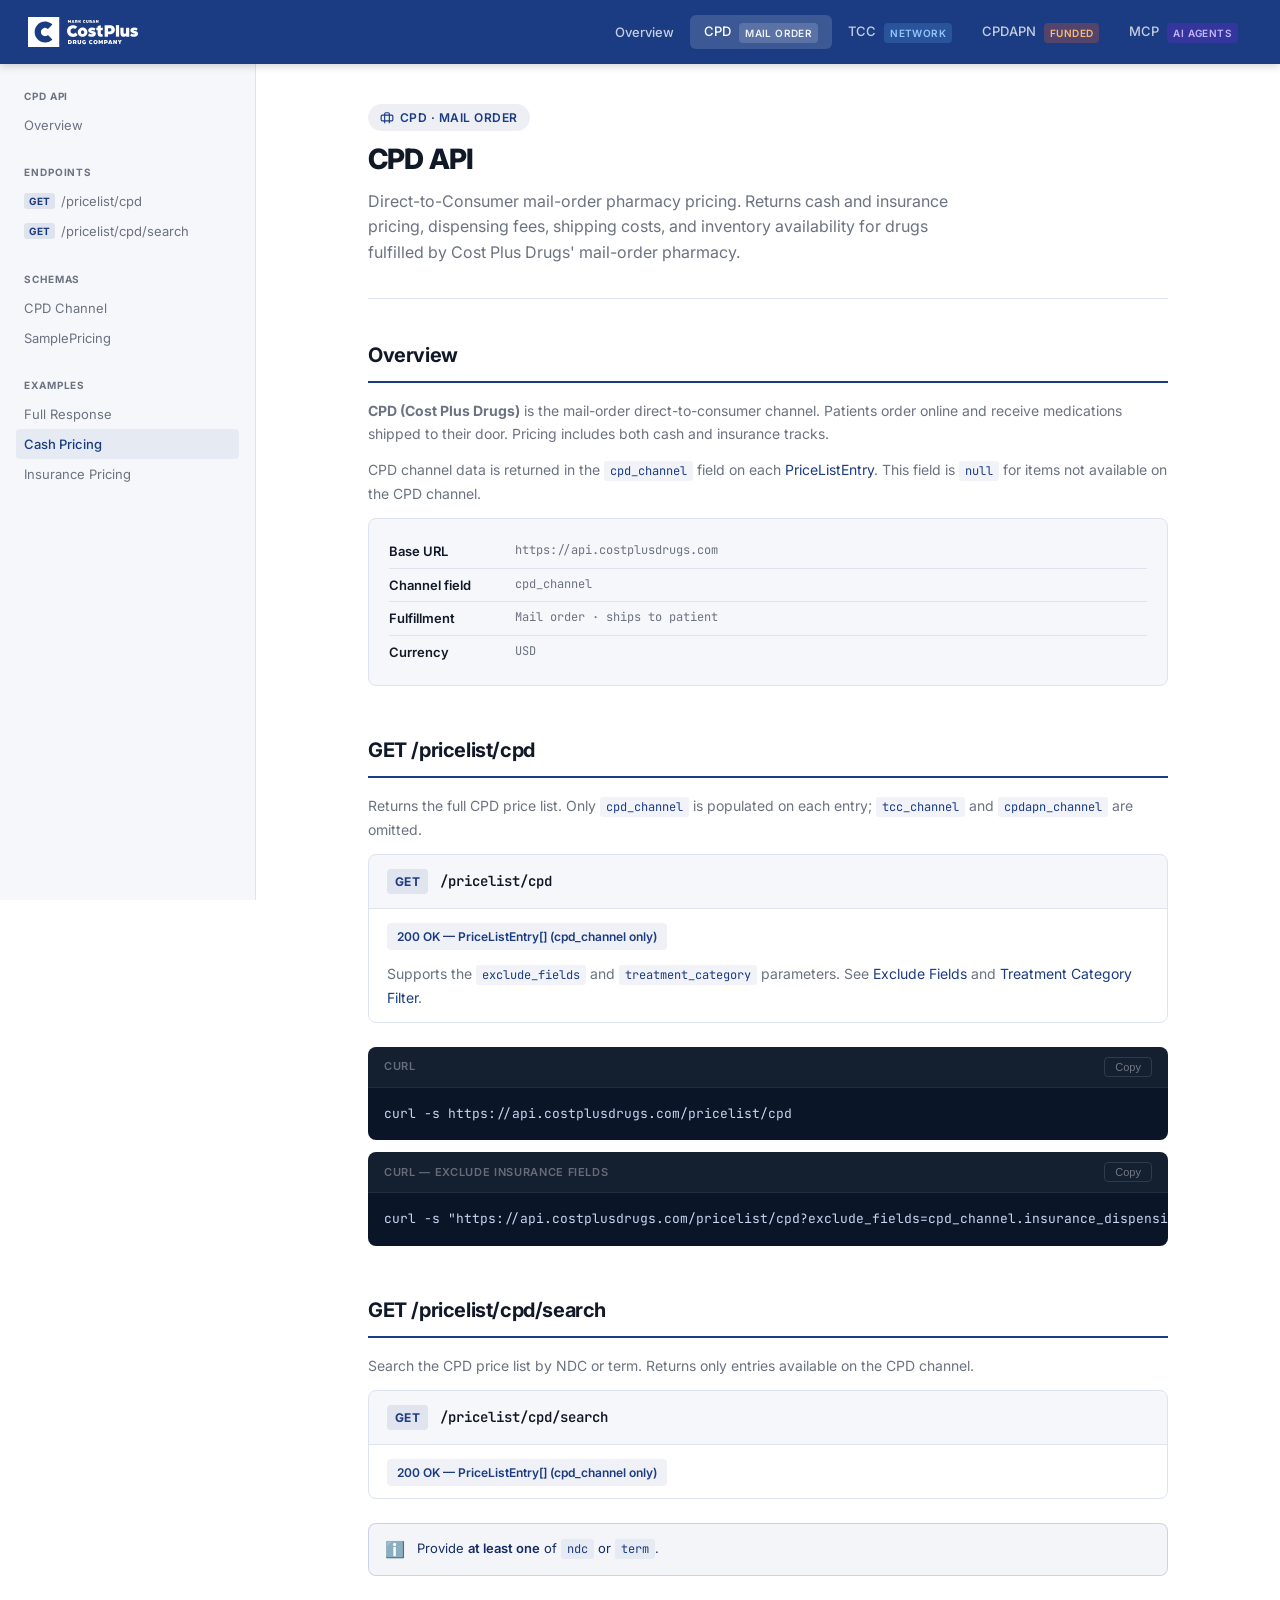
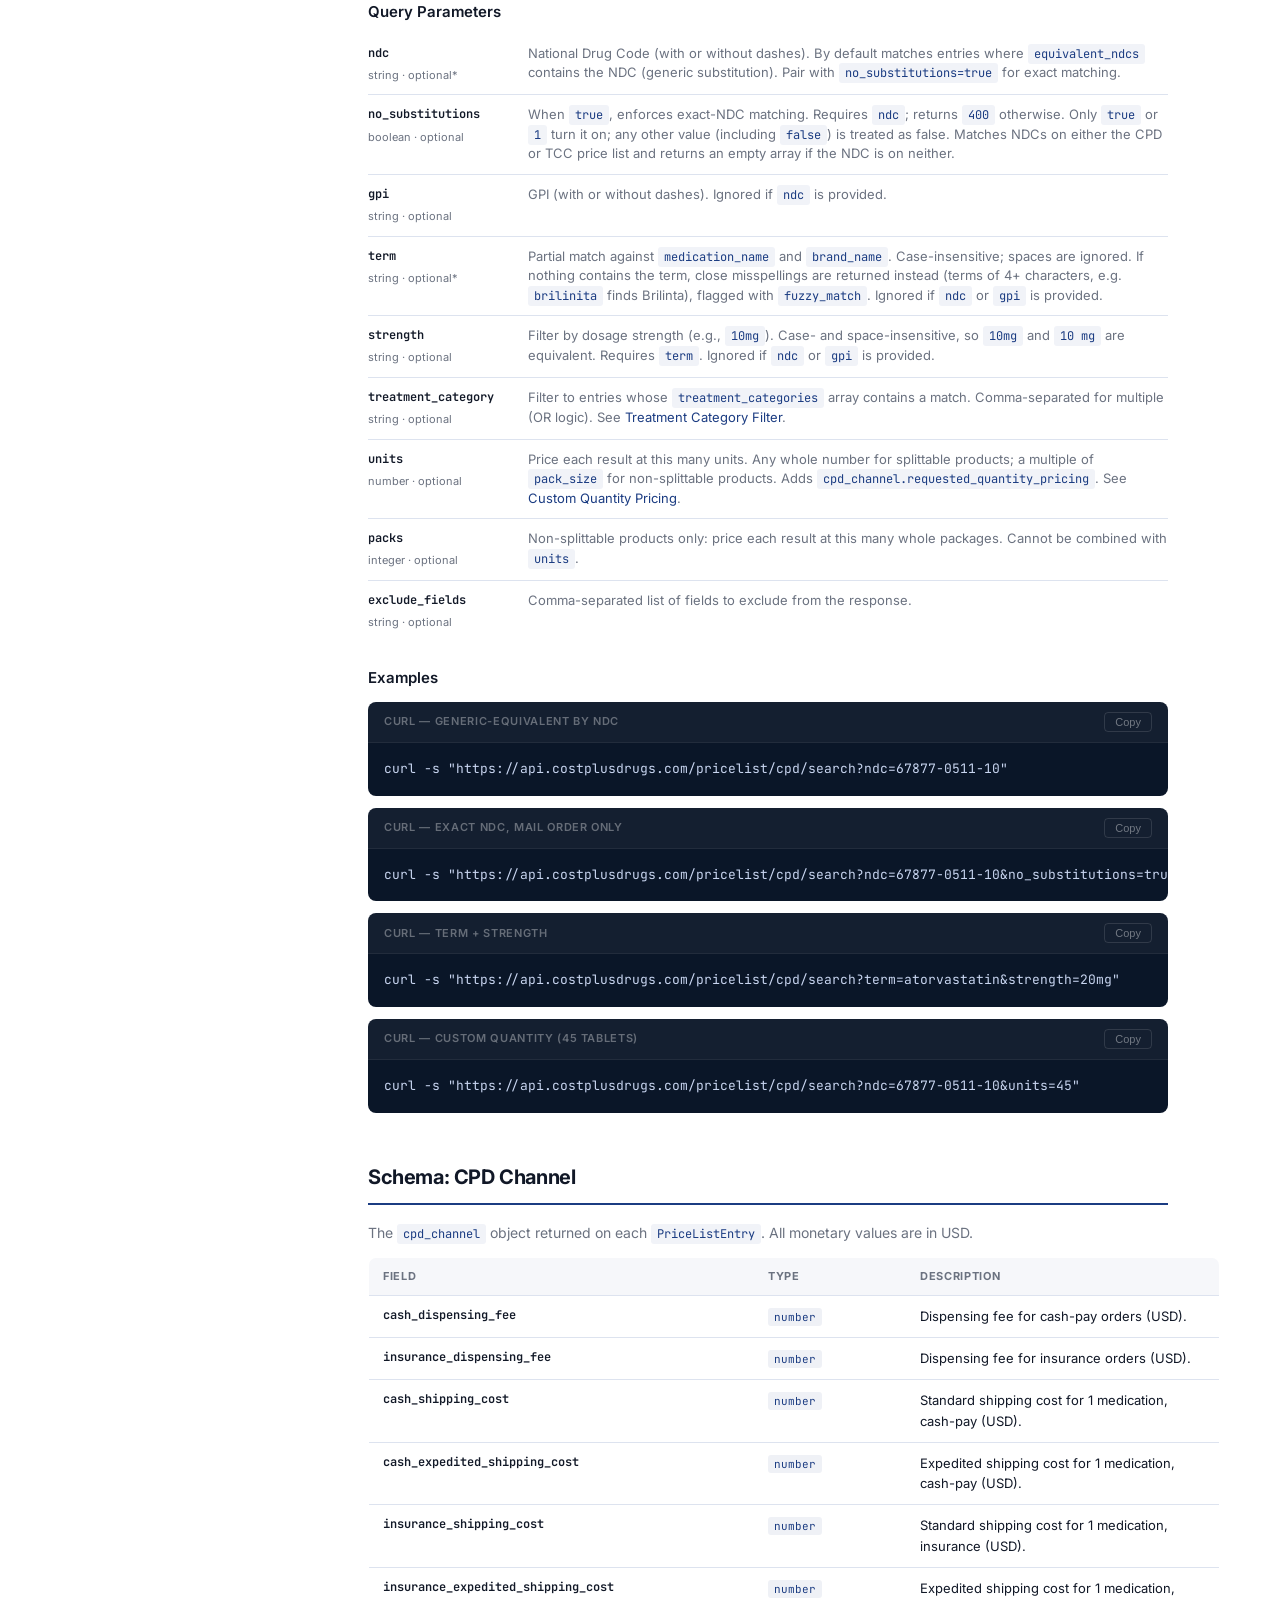
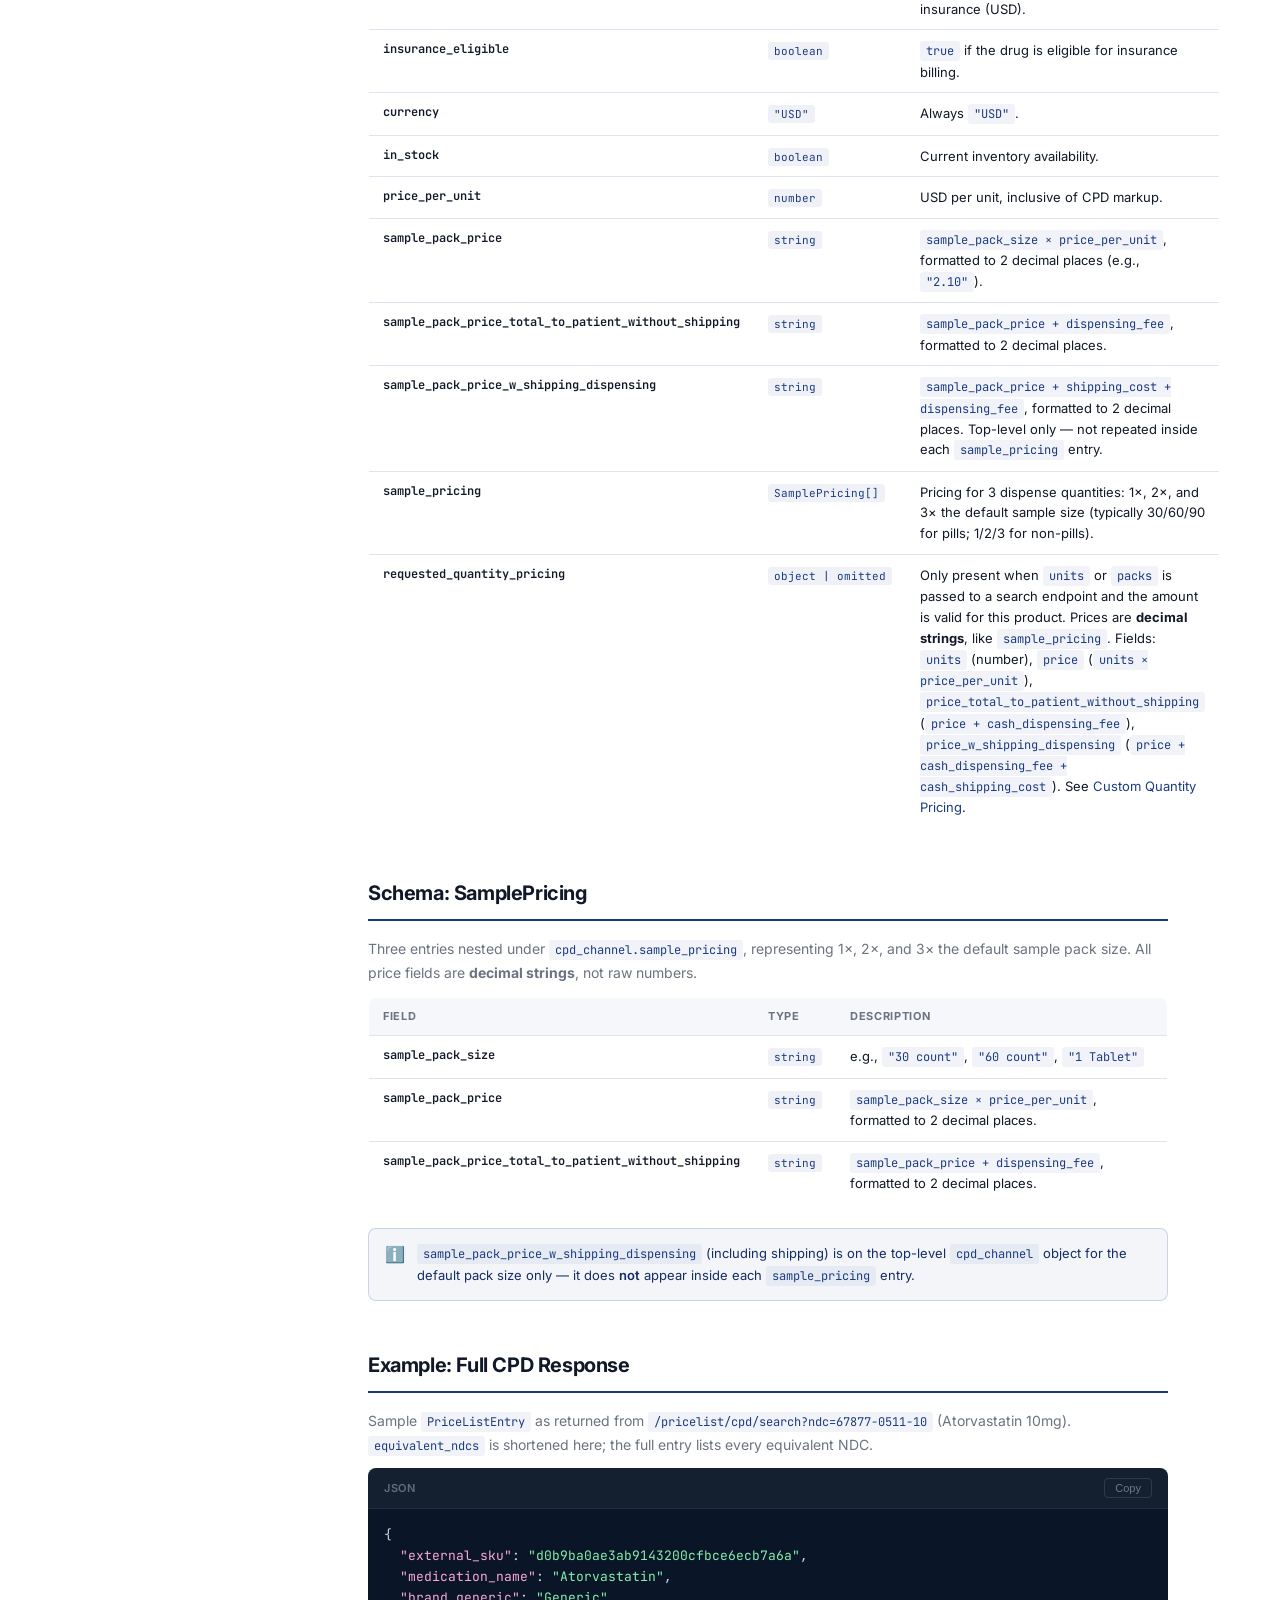
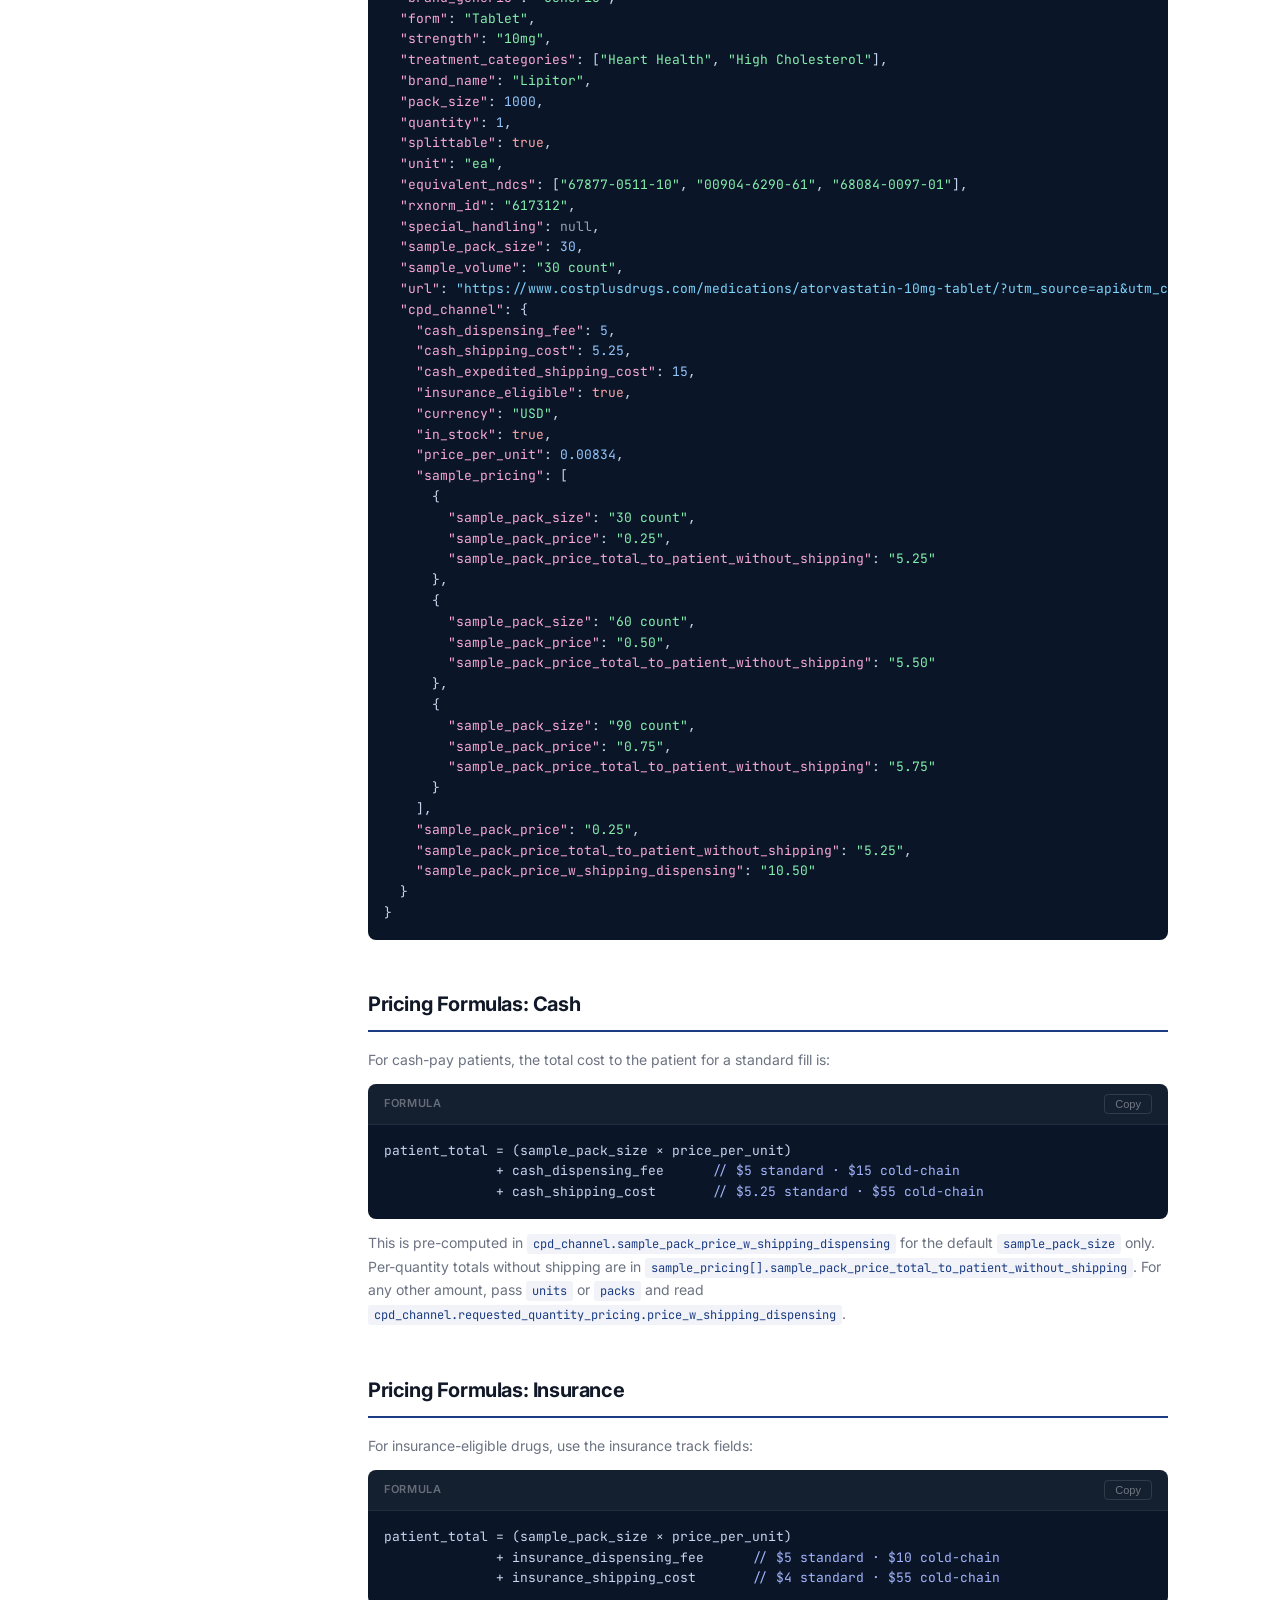
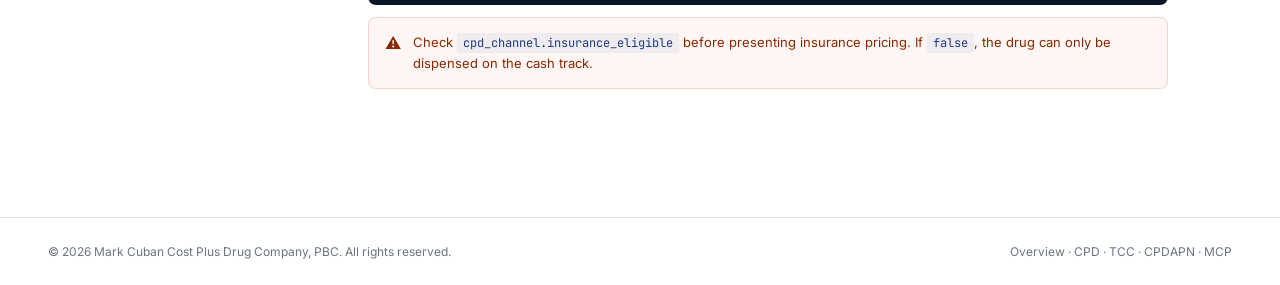
<file: cpd.html>
<!DOCTYPE html>
<html lang="en">
<head>
  <meta charset="UTF-8" />
  <meta name="viewport" content="width=device-width, initial-scale=1.0" />
  <title>CPD API — Cost Plus Drugs Pricing & Network API</title>
  <link rel="preconnect" href="https://fonts.googleapis.com" />
  <link rel="preconnect" href="https://fonts.gstatic.com" crossorigin />
  <link href="https://fonts.googleapis.com/css2?family=Inter:wght@400;500;600;700;800&family=JetBrains+Mono:wght@400;600&display=swap" rel="stylesheet" />
  <link rel="icon" href="assets/favicon.ico" sizes="any" />
  <link rel="stylesheet" href="assets/styles.css" />
</head>
<body>

<!-- ── Top Navigation ── -->
<nav class="top-nav">
  <a href="index.html" class="nav-logo">
    <img src="assets/MCCP-wordmark-white.svg" alt="Mark Cuban CostPlus Drug Company" class="nav-wordmark">
  </a>
  <div class="nav-links">
    <a href="index.html">Overview</a>
    <a href="cpd.html" class="active">CPD <span class="nav-badge cpd">Mail Order</span></a>
    <a href="tcc.html">TCC <span class="nav-badge tcc">Network</span></a>
    <a href="cpdapn.html">CPDAPN <span class="nav-badge apn">Funded</span></a>
    <a href="mcp.html">MCP <span class="nav-badge mcp">AI Agents</span></a>
  </div>
</nav>

<!-- ── Layout ── -->
<div class="layout">

  <!-- Sidebar -->
  <aside class="sidebar">
    <div class="sidebar-section">
      <p class="sidebar-section-title">CPD API</p>
      <nav>
        <a href="#overview">Overview</a>
      </nav>
    </div>
    <div class="sidebar-section">
      <p class="sidebar-section-title">Endpoints</p>
      <nav>
        <a href="#endpoint-list"><span class="method-tag">GET</span> /pricelist/cpd</a>
        <a href="#endpoint-search"><span class="method-tag">GET</span> /pricelist/cpd/search</a>
      </nav>
    </div>
    <div class="sidebar-section">
      <p class="sidebar-section-title">Schemas</p>
      <nav>
        <a href="#schema-cpd-channel">CPD Channel</a>
        <a href="#schema-sampleprice">SamplePricing</a>
      </nav>
    </div>
    <div class="sidebar-section">
      <p class="sidebar-section-title">Examples</p>
      <nav>
        <a href="#example-response">Full Response</a>
        <a href="#example-cash">Cash Pricing</a>
        <a href="#example-insurance">Insurance Pricing</a>
      </nav>
    </div>
  </aside>

  <!-- Main -->
  <main class="main">
    <div class="content-section">

      <!-- Hero -->
      <header class="page-hero">
        <div class="channel-pill cpd">
          <svg fill="none" stroke="currentColor" stroke-width="2" viewBox="0 0 24 24"><path d="M20 7H4a2 2 0 00-2 2v6a2 2 0 002 2h16a2 2 0 002-2V9a2 2 0 00-2-2z"/><path d="M16 21V5a2 2 0 00-2-2h-4a2 2 0 00-2 2v16"/></svg>
          CPD · Mail Order
        </div>
        <h1>CPD API</h1>
        <p>Direct-to-Consumer mail-order pharmacy pricing. Returns cash and insurance pricing, dispensing fees, shipping costs, and inventory availability for drugs fulfilled by Cost Plus Drugs' mail-order pharmacy.</p>
      </header>

      <!-- Overview -->
      <section class="doc-section" id="overview">
        <h2>Overview</h2>
        <p><strong>CPD (Cost Plus Drugs)</strong> is the mail-order direct-to-consumer channel. Patients order online and receive medications shipped to their door. Pricing includes both cash and insurance tracks.</p>
        <p>CPD channel data is returned in the <code class="inline-code">cpd_channel</code> field on each <a href="index.html#schema-pricelistentry">PriceListEntry</a>. This field is <code class="inline-code">null</code> for items not available on the CPD channel.</p>

        <div class="info-box">
          <div class="info-box-row">
            <span class="info-box-label">Base URL</span>
            <span class="info-box-value">https://api.costplusdrugs.com</span>
          </div>
          <div class="info-box-row">
            <span class="info-box-label">Channel field</span>
            <span class="info-box-value">cpd_channel</span>
          </div>
          <div class="info-box-row">
            <span class="info-box-label">Fulfillment</span>
            <span class="info-box-value">Mail order · ships to patient</span>
          </div>
          <div class="info-box-row">
            <span class="info-box-label">Currency</span>
            <span class="info-box-value">USD</span>
          </div>
        </div>
      </section>

      <!-- Endpoint: GET /pricelist/cpd -->
      <section class="doc-section" id="endpoint-list">
        <h2>GET /pricelist/cpd</h2>
        <p>Returns the full CPD price list. Only <code class="inline-code">cpd_channel</code> is populated on each entry; <code class="inline-code">tcc_channel</code> and <code class="inline-code">cpdapn_channel</code> are omitted.</p>

        <div class="endpoint">
          <div class="endpoint-header">
            <span class="method">GET</span>
            <span class="endpoint-path">/pricelist/cpd</span>
          </div>
          <div class="endpoint-desc">
            <div class="response-tag success">200 OK — PriceListEntry[] (cpd_channel only)</div>
            <p>Supports the <code class="inline-code">exclude_fields</code> and <code class="inline-code">treatment_category</code> parameters. See <a href="index.html#exclude-fields">Exclude Fields</a> and <a href="index.html#treatment-category-filter">Treatment Category Filter</a>.</p>
          </div>
        </div>

        <div class="code-block">
          <div class="code-block-header">
            <span class="code-block-lang">cURL</span>
            <button class="copy-btn">Copy</button>
          </div>
          <pre>curl -s https://api.costplusdrugs.com/pricelist/cpd</pre>
        </div>

        <div class="code-block">
          <div class="code-block-header">
            <span class="code-block-lang">cURL — Exclude insurance fields</span>
            <button class="copy-btn">Copy</button>
          </div>
          <pre>curl -s "https://api.costplusdrugs.com/pricelist/cpd?exclude_fields=cpd_channel.insurance_dispensing_fee,cpd_channel.insurance_shipping_cost,cpd_channel.insurance_expedited_shipping_cost"</pre>
        </div>
      </section>

      <!-- Endpoint: GET /pricelist/cpd/search -->
      <section class="doc-section" id="endpoint-search">
        <h2>GET /pricelist/cpd/search</h2>
        <p>Search the CPD price list by NDC or term. Returns only entries available on the CPD channel.</p>

        <div class="endpoint">
          <div class="endpoint-header">
            <span class="method">GET</span>
            <span class="endpoint-path">/pricelist/cpd/search</span>
          </div>
          <div class="endpoint-desc">
            <div class="response-tag success">200 OK — PriceListEntry[] (cpd_channel only)</div>
          </div>
        </div>

        <div class="callout info">
          <span class="callout-icon">ℹ️</span>
          <span>Provide <strong>at least one</strong> of <code class="inline-code">ndc</code> or <code class="inline-code">term</code>.</span>
        </div>

        <h3>Query Parameters</h3>
        <table class="param-table">
          <tbody>
            <tr>
              <td>
                <span class="param-name">ndc</span>
                <span class="param-type">string · optional*</span>
              </td>
              <td class="param-desc">
                National Drug Code (with or without dashes). By default matches entries where <code class="inline-code">equivalent_ndcs</code> contains the NDC (generic substitution). Pair with <code class="inline-code">no_substitutions=true</code> for exact matching.
              </td>
            </tr>
            <tr>
              <td>
                <span class="param-name">no_substitutions</span>
                <span class="param-type">boolean · optional</span>
              </td>
              <td class="param-desc">
                When <code class="inline-code">true</code>, enforces exact-NDC matching. Requires <code class="inline-code">ndc</code>; returns <code class="inline-code">400</code> otherwise. Only <code class="inline-code">true</code> or <code class="inline-code">1</code> turn it on; any other value (including <code class="inline-code">false</code>) is treated as false. Matches NDCs on either the CPD or TCC price list and returns an empty array if the NDC is on neither.
              </td>
            </tr>
            <tr>
              <td>
                <span class="param-name">gpi</span>
                <span class="param-type">string · optional</span>
              </td>
              <td class="param-desc">
                GPI (with or without dashes). Ignored if <code class="inline-code">ndc</code> is provided.
              </td>
            </tr>
            <tr>
              <td>
                <span class="param-name">term</span>
                <span class="param-type">string · optional*</span>
              </td>
              <td class="param-desc">
                Partial match against <code class="inline-code">medication_name</code> and <code class="inline-code">brand_name</code>. Case-insensitive; spaces are ignored. If nothing contains the term, close misspellings are returned instead (terms of 4+ characters, e.g. <code class="inline-code">brilinita</code> finds Brilinta), flagged with <code class="inline-code">fuzzy_match</code>. Ignored if <code class="inline-code">ndc</code> or <code class="inline-code">gpi</code> is provided.
              </td>
            </tr>
            <tr>
              <td>
                <span class="param-name">strength</span>
                <span class="param-type">string · optional</span>
              </td>
              <td class="param-desc">
                Filter by dosage strength (e.g., <code class="inline-code">10mg</code>). Case- and space-insensitive, so <code class="inline-code">10mg</code> and <code class="inline-code">10 mg</code> are equivalent. Requires <code class="inline-code">term</code>. Ignored if <code class="inline-code">ndc</code> or <code class="inline-code">gpi</code> is provided.
              </td>
            </tr>
            <tr>
              <td>
                <span class="param-name">treatment_category</span>
                <span class="param-type">string · optional</span>
              </td>
              <td class="param-desc">
                Filter to entries whose <code class="inline-code">treatment_categories</code> array contains a match. Comma-separated for multiple (OR logic). See <a href="index.html#treatment-category-filter">Treatment Category Filter</a>.
              </td>
            </tr>
            <tr>
              <td>
                <span class="param-name">units</span>
                <span class="param-type">number · optional</span>
              </td>
              <td class="param-desc">
                Price each result at this many units. Any whole number for splittable products; a multiple of <code class="inline-code">pack_size</code> for non-splittable products. Adds <code class="inline-code">cpd_channel.requested_quantity_pricing</code>. See <a href="index.html#custom-quantity">Custom Quantity Pricing</a>.
              </td>
            </tr>
            <tr>
              <td>
                <span class="param-name">packs</span>
                <span class="param-type">integer · optional</span>
              </td>
              <td class="param-desc">
                Non-splittable products only: price each result at this many whole packages. Cannot be combined with <code class="inline-code">units</code>.
              </td>
            </tr>
            <tr>
              <td>
                <span class="param-name">exclude_fields</span>
                <span class="param-type">string · optional</span>
              </td>
              <td class="param-desc">
                Comma-separated list of fields to exclude from the response.
              </td>
            </tr>
          </tbody>
        </table>

        <h3>Examples</h3>
        <div class="code-block">
          <div class="code-block-header">
            <span class="code-block-lang">cURL — Generic-equivalent by NDC</span>
            <button class="copy-btn">Copy</button>
          </div>
          <pre>curl -s "https://api.costplusdrugs.com/pricelist/cpd/search?ndc=67877-0511-10"</pre>
        </div>

        <div class="code-block">
          <div class="code-block-header">
            <span class="code-block-lang">cURL — Exact NDC, mail order only</span>
            <button class="copy-btn">Copy</button>
          </div>
          <pre>curl -s "https://api.costplusdrugs.com/pricelist/cpd/search?ndc=67877-0511-10&no_substitutions=true"</pre>
        </div>

        <div class="code-block">
          <div class="code-block-header">
            <span class="code-block-lang">cURL — Term + strength</span>
            <button class="copy-btn">Copy</button>
          </div>
          <pre>curl -s "https://api.costplusdrugs.com/pricelist/cpd/search?term=atorvastatin&strength=20mg"</pre>
        </div>

        <div class="code-block">
          <div class="code-block-header">
            <span class="code-block-lang">cURL — Custom quantity (45 tablets)</span>
            <button class="copy-btn">Copy</button>
          </div>
          <pre>curl -s "https://api.costplusdrugs.com/pricelist/cpd/search?ndc=67877-0511-10&units=45"</pre>
        </div>
      </section>

      <!-- Schema: CPD Channel -->
      <section class="doc-section" id="schema-cpd-channel">
        <h2>Schema: CPD Channel</h2>
        <p>The <code class="inline-code">cpd_channel</code> object returned on each <code class="inline-code">PriceListEntry</code>. All monetary values are in USD.</p>

        <table class="schema-table">
          <thead>
            <tr><th>Field</th><th>Type</th><th>Description</th></tr>
          </thead>
          <tbody>
            <tr>
              <td class="field-name">cash_dispensing_fee</td>
              <td><span class="field-type">number</span></td>
              <td>Dispensing fee for cash-pay orders (USD).</td>
            </tr>
            <tr>
              <td class="field-name">insurance_dispensing_fee</td>
              <td><span class="field-type">number</span></td>
              <td>Dispensing fee for insurance orders (USD).</td>
            </tr>
            <tr>
              <td class="field-name">cash_shipping_cost</td>
              <td><span class="field-type">number</span></td>
              <td>Standard shipping cost for 1 medication, cash-pay (USD).</td>
            </tr>
            <tr>
              <td class="field-name">cash_expedited_shipping_cost</td>
              <td><span class="field-type">number</span></td>
              <td>Expedited shipping cost for 1 medication, cash-pay (USD).</td>
            </tr>
            <tr>
              <td class="field-name">insurance_shipping_cost</td>
              <td><span class="field-type">number</span></td>
              <td>Standard shipping cost for 1 medication, insurance (USD).</td>
            </tr>
            <tr>
              <td class="field-name">insurance_expedited_shipping_cost</td>
              <td><span class="field-type">number</span></td>
              <td>Expedited shipping cost for 1 medication, insurance (USD).</td>
            </tr>
            <tr>
              <td class="field-name">insurance_eligible</td>
              <td><span class="field-type">boolean</span></td>
              <td><code class="inline-code">true</code> if the drug is eligible for insurance billing.</td>
            </tr>
            <tr>
              <td class="field-name">currency</td>
              <td><span class="field-type">"USD"</span></td>
              <td>Always <code class="inline-code">"USD"</code>.</td>
            </tr>
            <tr>
              <td class="field-name">in_stock</td>
              <td><span class="field-type">boolean</span></td>
              <td>Current inventory availability.</td>
            </tr>
            <tr>
              <td class="field-name">price_per_unit</td>
              <td><span class="field-type">number</span></td>
              <td>USD per unit, inclusive of CPD markup.</td>
            </tr>
            <tr>
              <td class="field-name">sample_pack_price</td>
              <td><span class="field-type">string</span></td>
              <td><code class="inline-code">sample_pack_size × price_per_unit</code>, formatted to 2 decimal places (e.g., <code class="inline-code">"2.10"</code>).</td>
            </tr>
            <tr>
              <td class="field-name">sample_pack_price_total_to_patient_without_shipping</td>
              <td><span class="field-type">string</span></td>
              <td><code class="inline-code">sample_pack_price + dispensing_fee</code>, formatted to 2 decimal places.</td>
            </tr>
            <tr>
              <td class="field-name">sample_pack_price_w_shipping_dispensing</td>
              <td><span class="field-type">string</span></td>
              <td><code class="inline-code">sample_pack_price + shipping_cost + dispensing_fee</code>, formatted to 2 decimal places. Top-level only — not repeated inside each <code class="inline-code">sample_pricing</code> entry.</td>
            </tr>
            <tr>
              <td class="field-name">sample_pricing</td>
              <td><span class="field-type">SamplePricing[]</span></td>
              <td>Pricing for 3 dispense quantities: 1×, 2×, and 3× the default sample size (typically 30/60/90 for pills; 1/2/3 for non-pills).</td>
            </tr>
            <tr>
              <td class="field-name">requested_quantity_pricing</td>
              <td><span class="field-type">object | omitted</span></td>
              <td>Only present when <code class="inline-code">units</code> or <code class="inline-code">packs</code> is passed to a search endpoint and the amount is valid for this product. Prices are <strong>decimal strings</strong>, like <code class="inline-code">sample_pricing</code>. Fields: <code class="inline-code">units</code> (number), <code class="inline-code">price</code> (<code class="inline-code">units × price_per_unit</code>), <code class="inline-code">price_total_to_patient_without_shipping</code> (<code class="inline-code">price + cash_dispensing_fee</code>), <code class="inline-code">price_w_shipping_dispensing</code> (<code class="inline-code">price + cash_dispensing_fee + cash_shipping_cost</code>). See <a href="index.html#custom-quantity">Custom Quantity Pricing</a>.</td>
            </tr>
          </tbody>
        </table>
      </section>

      <!-- Schema: SamplePricing -->
      <section class="doc-section" id="schema-sampleprice">
        <h2>Schema: SamplePricing</h2>
        <p>Three entries nested under <code class="inline-code">cpd_channel.sample_pricing</code>, representing 1×, 2×, and 3× the default sample pack size. All price fields are <strong>decimal strings</strong>, not raw numbers.</p>

        <table class="schema-table">
          <thead>
            <tr><th>Field</th><th>Type</th><th>Description</th></tr>
          </thead>
          <tbody>
            <tr>
              <td class="field-name">sample_pack_size</td>
              <td><span class="field-type">string</span></td>
              <td>e.g., <code class="inline-code">"30 count"</code>, <code class="inline-code">"60 count"</code>, <code class="inline-code">"1 Tablet"</code></td>
            </tr>
            <tr>
              <td class="field-name">sample_pack_price</td>
              <td><span class="field-type">string</span></td>
              <td><code class="inline-code">sample_pack_size × price_per_unit</code>, formatted to 2 decimal places.</td>
            </tr>
            <tr>
              <td class="field-name">sample_pack_price_total_to_patient_without_shipping</td>
              <td><span class="field-type">string</span></td>
              <td><code class="inline-code">sample_pack_price + dispensing_fee</code>, formatted to 2 decimal places.</td>
            </tr>
          </tbody>
        </table>

        <div class="callout info">
          <span class="callout-icon">ℹ️</span>
          <span><code class="inline-code">sample_pack_price_w_shipping_dispensing</code> (including shipping) is on the top-level <code class="inline-code">cpd_channel</code> object for the default pack size only — it does <strong>not</strong> appear inside each <code class="inline-code">sample_pricing</code> entry.</span>
        </div>
      </section>

      <!-- Examples -->
      <section class="doc-section" id="example-response">
        <h2>Example: Full CPD Response</h2>
        <p>Sample <code class="inline-code">PriceListEntry</code> as returned from <code class="inline-code">/pricelist/cpd/search?ndc=67877-0511-10</code> (Atorvastatin 10mg). <code class="inline-code">equivalent_ndcs</code> is shortened here; the full entry lists every equivalent NDC.</p>

        <div class="code-block">
          <div class="code-block-header">
            <span class="code-block-lang">JSON</span>
            <button class="copy-btn">Copy</button>
          </div>
          <pre>{
  <span class="tok-key">"external_sku"</span>: <span class="tok-str">"d0b9ba0ae3ab9143200cfbce6ecb7a6a"</span>,
  <span class="tok-key">"medication_name"</span>: <span class="tok-str">"Atorvastatin"</span>,
  <span class="tok-key">"brand_generic"</span>: <span class="tok-str">"Generic"</span>,
  <span class="tok-key">"form"</span>: <span class="tok-str">"Tablet"</span>,
  <span class="tok-key">"strength"</span>: <span class="tok-str">"10mg"</span>,
  <span class="tok-key">"treatment_categories"</span>: [<span class="tok-str">"Heart Health"</span>, <span class="tok-str">"High Cholesterol"</span>],
  <span class="tok-key">"brand_name"</span>: <span class="tok-str">"Lipitor"</span>,
  <span class="tok-key">"pack_size"</span>: <span class="tok-num">1000</span>,
  <span class="tok-key">"quantity"</span>: <span class="tok-num">1</span>,
  <span class="tok-key">"splittable"</span>: <span class="tok-bool">true</span>,
  <span class="tok-key">"unit"</span>: <span class="tok-str">"ea"</span>,
  <span class="tok-key">"equivalent_ndcs"</span>: [<span class="tok-str">"67877-0511-10"</span>, <span class="tok-str">"00904-6290-61"</span>, <span class="tok-str">"68084-0097-01"</span>],
  <span class="tok-key">"rxnorm_id"</span>: <span class="tok-str">"617312"</span>,
  <span class="tok-key">"special_handling"</span>: <span class="tok-null">null</span>,
  <span class="tok-key">"sample_pack_size"</span>: <span class="tok-num">30</span>,
  <span class="tok-key">"sample_volume"</span>: <span class="tok-str">"30 count"</span>,
  <span class="tok-key">"url"</span>: <span class="tok-url">"https://www.costplusdrugs.com/medications/atorvastatin-10mg-tablet/?utm_source=api&amp;utm_content=pricing-api"</span>,
  <span class="tok-key">"cpd_channel"</span>: {
    <span class="tok-key">"cash_dispensing_fee"</span>: <span class="tok-num">5</span>,
    <span class="tok-key">"cash_shipping_cost"</span>: <span class="tok-num">5.25</span>,
    <span class="tok-key">"cash_expedited_shipping_cost"</span>: <span class="tok-num">15</span>,
    <span class="tok-key">"insurance_eligible"</span>: <span class="tok-bool">true</span>,
    <span class="tok-key">"currency"</span>: <span class="tok-str">"USD"</span>,
    <span class="tok-key">"in_stock"</span>: <span class="tok-bool">true</span>,
    <span class="tok-key">"price_per_unit"</span>: <span class="tok-num">0.00834</span>,
    <span class="tok-key">"sample_pricing"</span>: [
      {
        <span class="tok-key">"sample_pack_size"</span>: <span class="tok-str">"30 count"</span>,
        <span class="tok-key">"sample_pack_price"</span>: <span class="tok-str">"0.25"</span>,
        <span class="tok-key">"sample_pack_price_total_to_patient_without_shipping"</span>: <span class="tok-str">"5.25"</span>
      },
      {
        <span class="tok-key">"sample_pack_size"</span>: <span class="tok-str">"60 count"</span>,
        <span class="tok-key">"sample_pack_price"</span>: <span class="tok-str">"0.50"</span>,
        <span class="tok-key">"sample_pack_price_total_to_patient_without_shipping"</span>: <span class="tok-str">"5.50"</span>
      },
      {
        <span class="tok-key">"sample_pack_size"</span>: <span class="tok-str">"90 count"</span>,
        <span class="tok-key">"sample_pack_price"</span>: <span class="tok-str">"0.75"</span>,
        <span class="tok-key">"sample_pack_price_total_to_patient_without_shipping"</span>: <span class="tok-str">"5.75"</span>
      }
    ],
    <span class="tok-key">"sample_pack_price"</span>: <span class="tok-str">"0.25"</span>,
    <span class="tok-key">"sample_pack_price_total_to_patient_without_shipping"</span>: <span class="tok-str">"5.25"</span>,
    <span class="tok-key">"sample_pack_price_w_shipping_dispensing"</span>: <span class="tok-str">"10.50"</span>
  }
}</pre>
        </div>
      </section>

      <section class="doc-section" id="example-cash">
        <h2>Pricing Formulas: Cash</h2>
        <p>For cash-pay patients, the total cost to the patient for a standard fill is:</p>
        <div class="code-block">
          <div class="code-block-header">
            <span class="code-block-lang">Formula</span>
            <button class="copy-btn">Copy</button>
          </div>
          <pre>patient_total = (sample_pack_size × price_per_unit)
              + cash_dispensing_fee      <span class="tok-cmd">// $5 standard · $15 cold-chain</span>
              + cash_shipping_cost       <span class="tok-cmd">// $5.25 standard · $55 cold-chain</span></pre>
        </div>
        <p>This is pre-computed in <code class="inline-code">cpd_channel.sample_pack_price_w_shipping_dispensing</code> for the default <code class="inline-code">sample_pack_size</code> only. Per-quantity totals without shipping are in <code class="inline-code">sample_pricing[].sample_pack_price_total_to_patient_without_shipping</code>. For any other amount, pass <code class="inline-code">units</code> or <code class="inline-code">packs</code> and read <code class="inline-code">cpd_channel.requested_quantity_pricing.price_w_shipping_dispensing</code>.</p>
      </section>

      <section class="doc-section" id="example-insurance">
        <h2>Pricing Formulas: Insurance</h2>
        <p>For insurance-eligible drugs, use the insurance track fields:</p>
        <div class="code-block">
          <div class="code-block-header">
            <span class="code-block-lang">Formula</span>
            <button class="copy-btn">Copy</button>
          </div>
          <pre>patient_total = (sample_pack_size × price_per_unit)
              + insurance_dispensing_fee      <span class="tok-cmd">// $5 standard · $10 cold-chain</span>
              + insurance_shipping_cost       <span class="tok-cmd">// $4 standard · $55 cold-chain</span></pre>
        </div>
        <div class="callout warn">
          <span class="callout-icon">⚠️</span>
          <span>Check <code class="inline-code">cpd_channel.insurance_eligible</code> before presenting insurance pricing. If <code class="inline-code">false</code>, the drug can only be dispensed on the cash track.</span>
        </div>
      </section>

    </div>
  </main>
</div>

<footer>
  <span>© 2026 Mark Cuban Cost Plus Drug Company, PBC. All rights reserved.</span>
  <span>
    <a href="index.html">Overview</a> ·
    <a href="cpd.html">CPD</a> ·
    <a href="tcc.html">TCC</a> ·
    <a href="cpdapn.html">CPDAPN</a> ·
    <a href="mcp.html">MCP</a>
  </span>
</footer>

<script src="assets/script.js"></script>
</body>
</html>
</file>
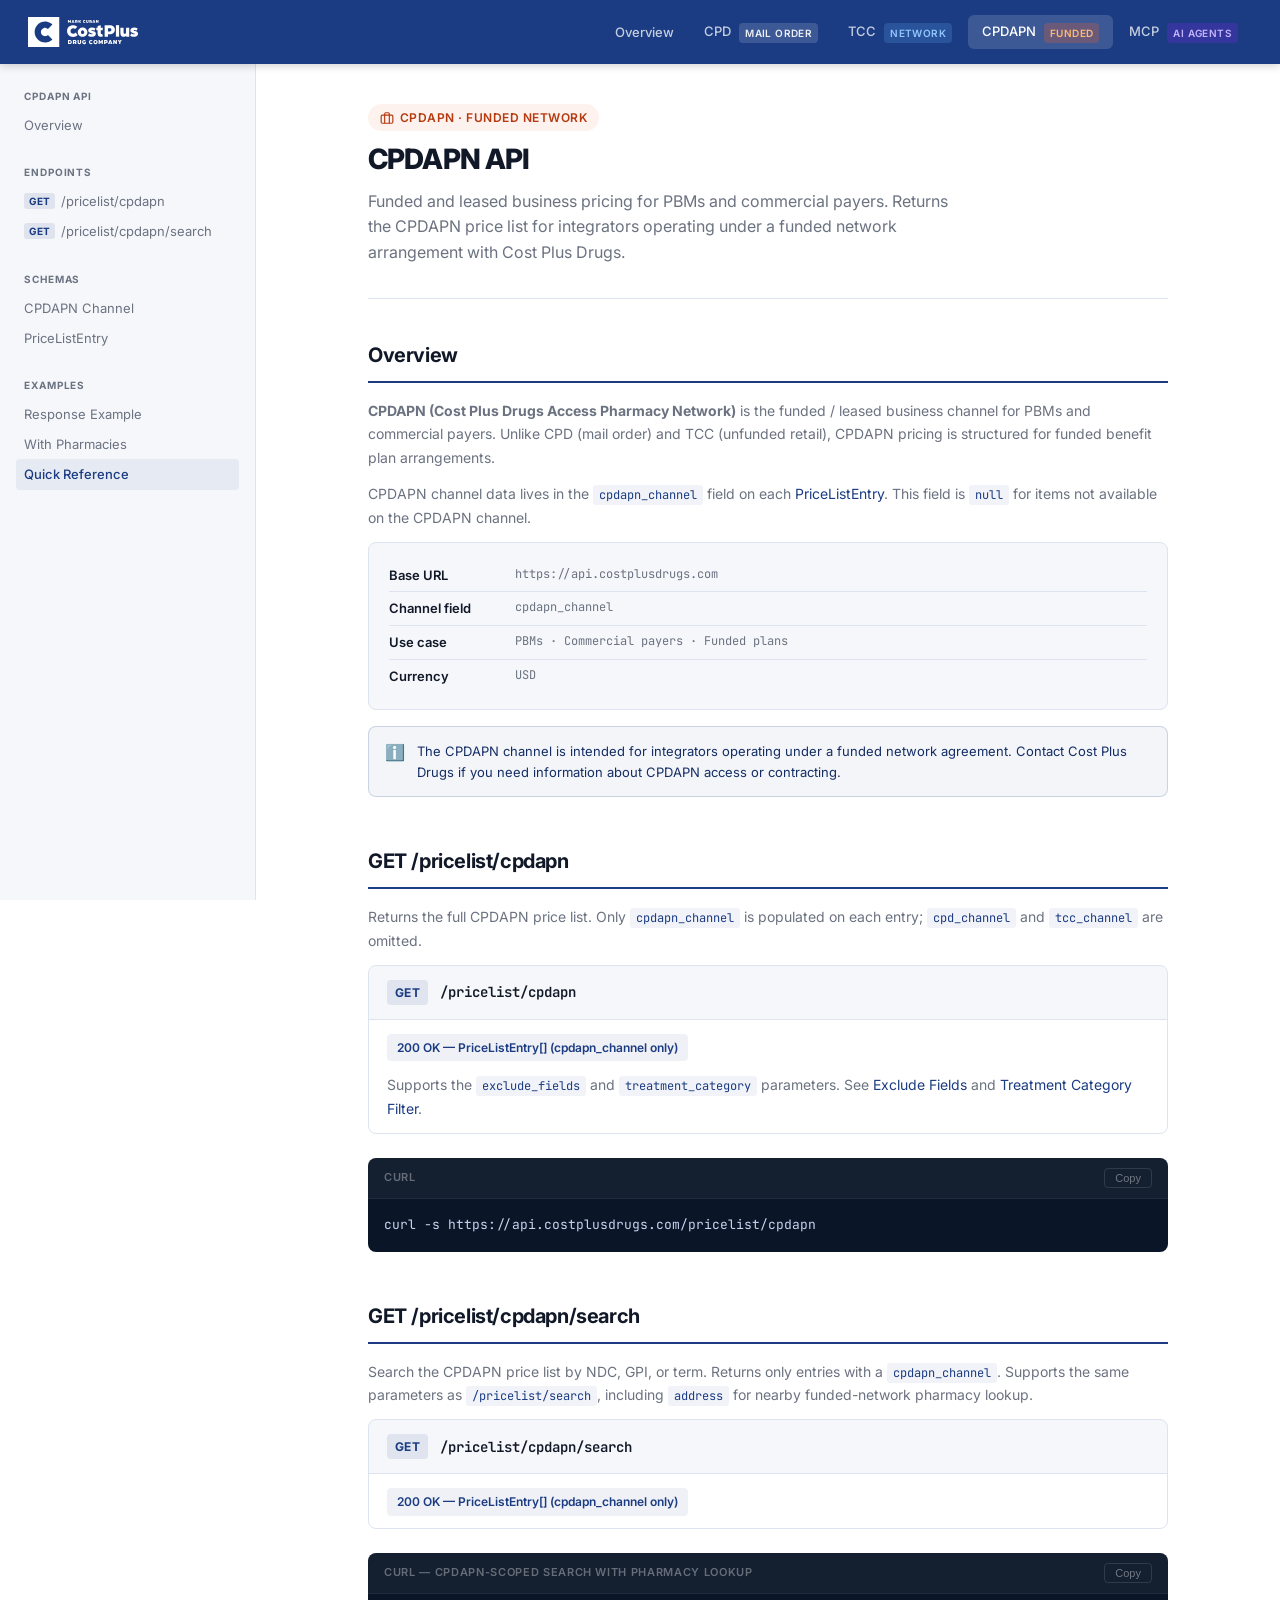
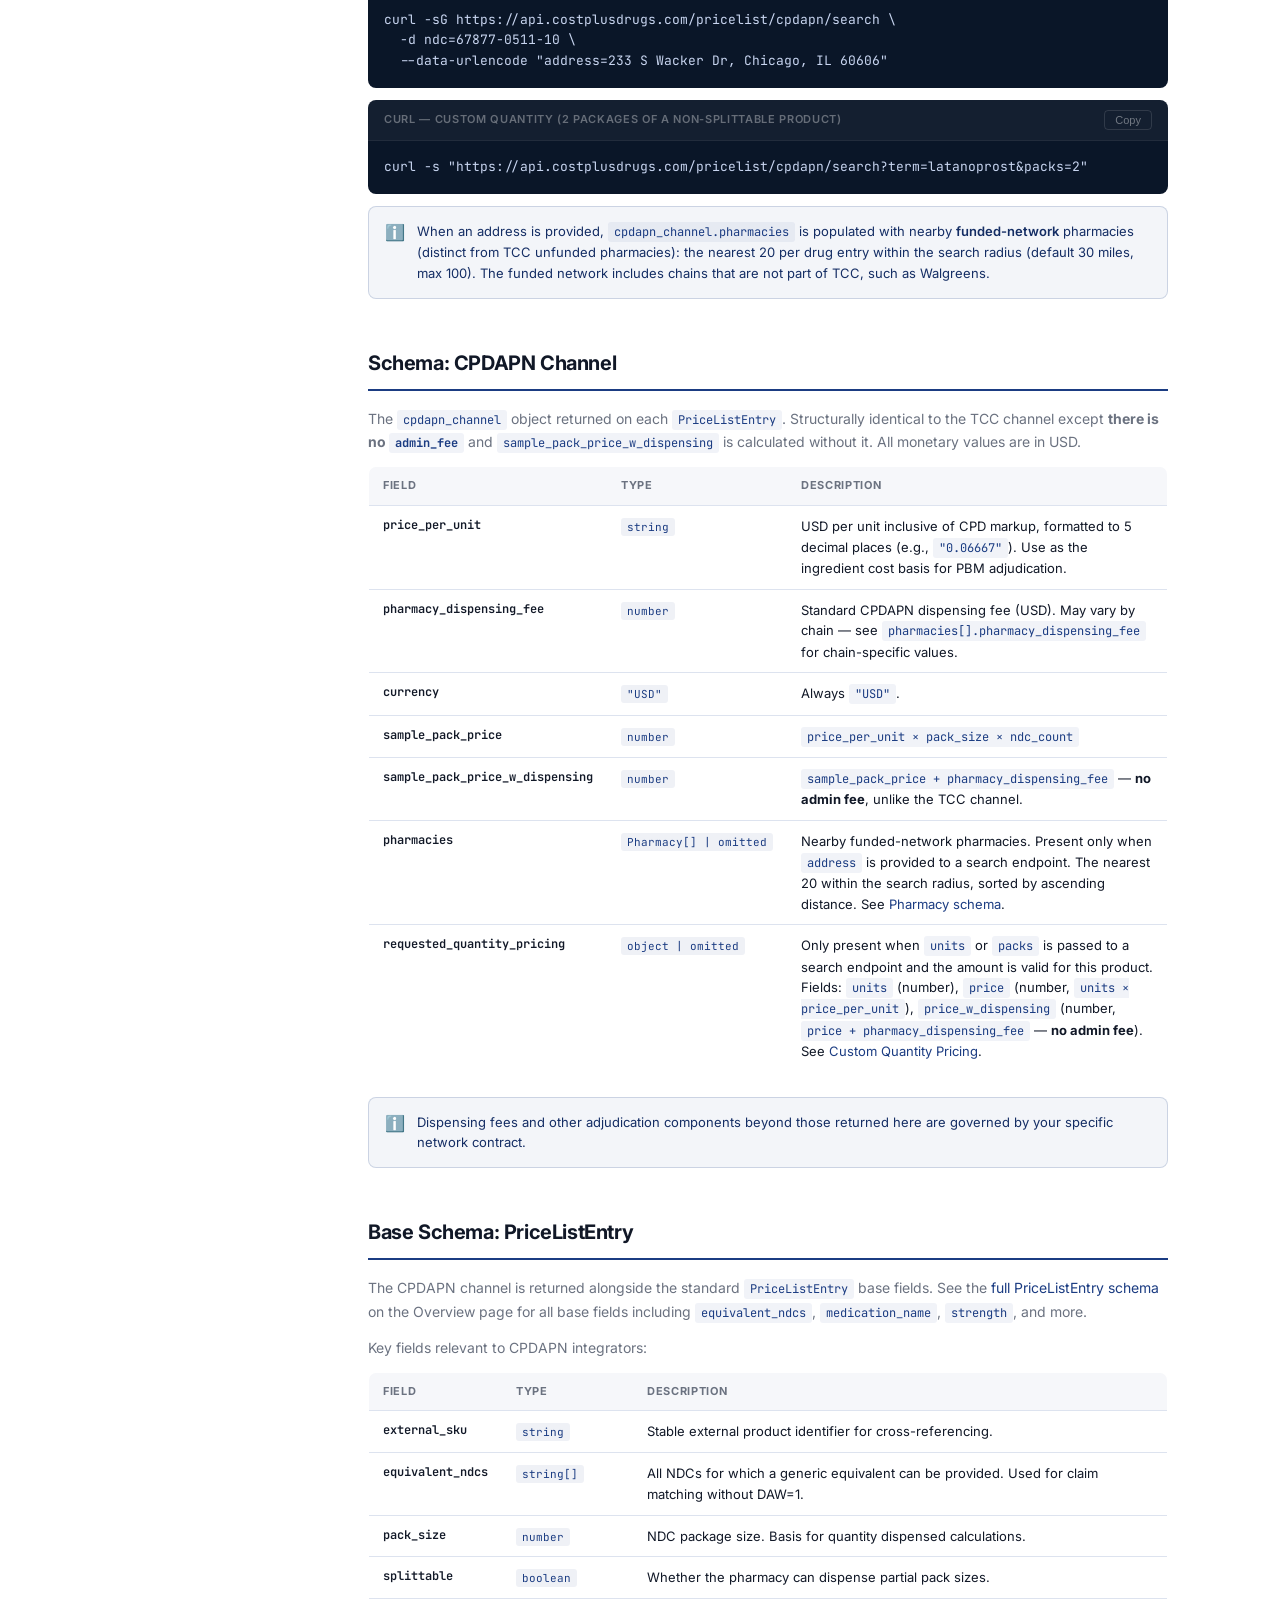
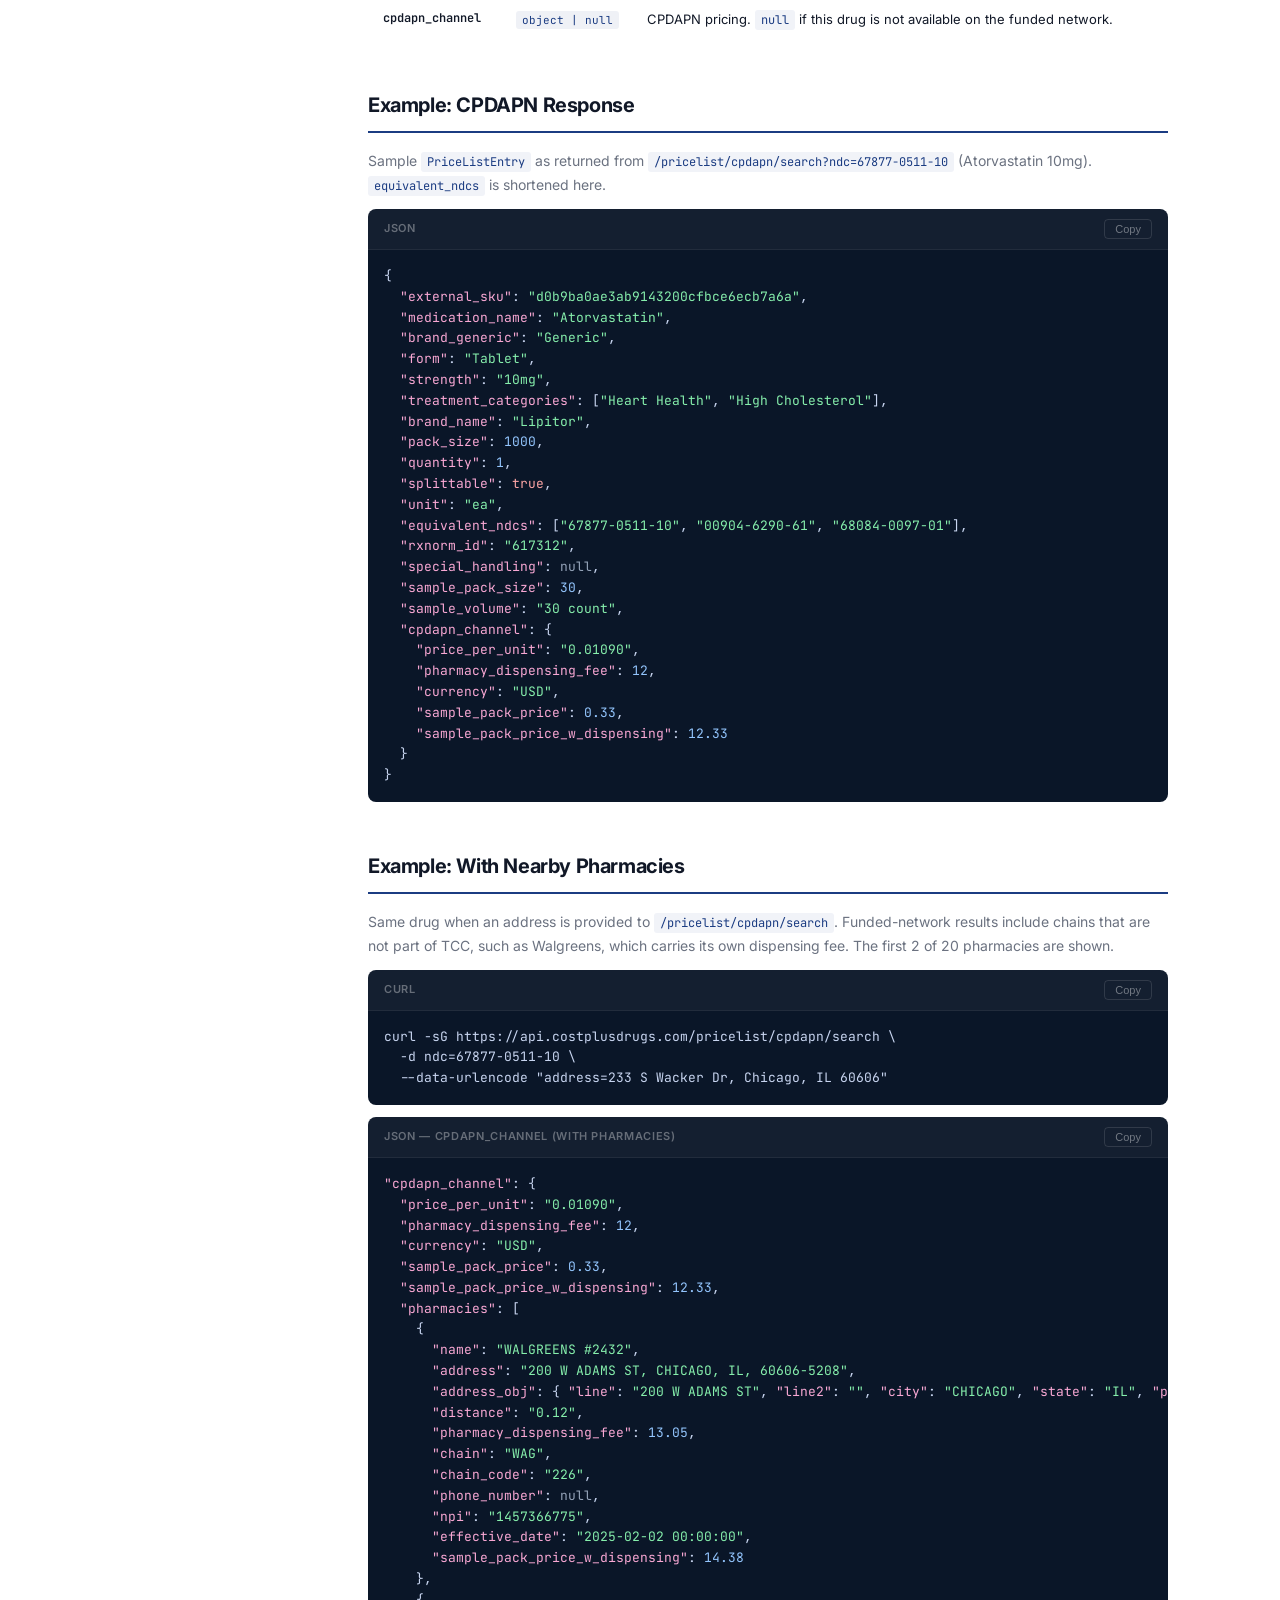
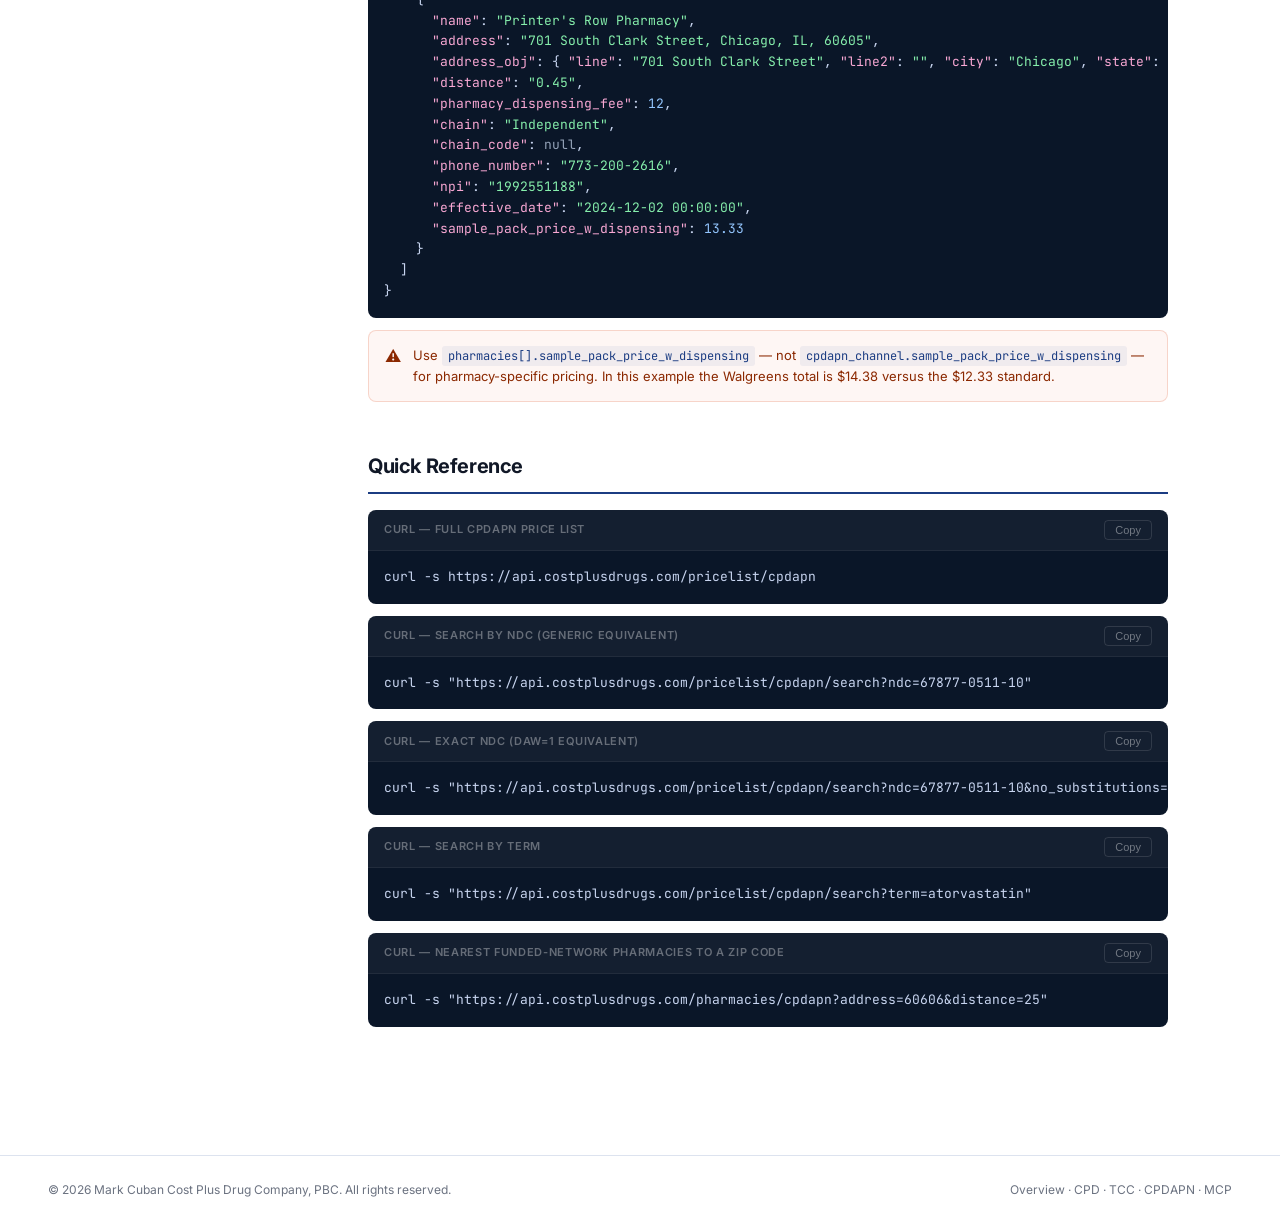
<file: cpdapn.html>
<!DOCTYPE html>
<html lang="en">
<head>
  <meta charset="UTF-8" />
  <meta name="viewport" content="width=device-width, initial-scale=1.0" />
  <title>CPDAPN API — Cost Plus Drugs Pricing & Network API</title>
  <link rel="preconnect" href="https://fonts.googleapis.com" />
  <link rel="preconnect" href="https://fonts.gstatic.com" crossorigin />
  <link href="https://fonts.googleapis.com/css2?family=Inter:wght@400;500;600;700;800&family=JetBrains+Mono:wght@400;600&display=swap" rel="stylesheet" />
  <link rel="icon" href="assets/favicon.ico" sizes="any" />
  <link rel="stylesheet" href="assets/styles.css" />
</head>
<body>

<!-- ── Top Navigation ── -->
<nav class="top-nav">
  <a href="index.html" class="nav-logo">
    <img src="assets/MCCP-wordmark-white.svg" alt="Mark Cuban CostPlus Drug Company" class="nav-wordmark">
  </a>
  <div class="nav-links">
    <a href="index.html">Overview</a>
    <a href="cpd.html">CPD <span class="nav-badge cpd">Mail Order</span></a>
    <a href="tcc.html">TCC <span class="nav-badge tcc">Network</span></a>
    <a href="cpdapn.html" class="active">CPDAPN <span class="nav-badge apn">Funded</span></a>
    <a href="mcp.html">MCP <span class="nav-badge mcp">AI Agents</span></a>
  </div>
</nav>

<!-- ── Layout ── -->
<div class="layout">

  <!-- Sidebar -->
  <aside class="sidebar">
    <div class="sidebar-section">
      <p class="sidebar-section-title">CPDAPN API</p>
      <nav>
        <a href="#overview">Overview</a>
      </nav>
    </div>
    <div class="sidebar-section">
      <p class="sidebar-section-title">Endpoints</p>
      <nav>
        <a href="#endpoint-list"><span class="method-tag">GET</span> /pricelist/cpdapn</a>
        <a href="#endpoint-cpdapn-search"><span class="method-tag">GET</span> /pricelist/cpdapn/search</a>
      </nav>
    </div>
    <div class="sidebar-section">
      <p class="sidebar-section-title">Schemas</p>
      <nav>
        <a href="#schema-cpdapn-channel">CPDAPN Channel</a>
        <a href="#schema-pricelistentry">PriceListEntry</a>
      </nav>
    </div>
    <div class="sidebar-section">
      <p class="sidebar-section-title">Examples</p>
      <nav>
        <a href="#example-response">Response Example</a>
        <a href="#example-pharmacy">With Pharmacies</a>
        <a href="#example-curls">Quick Reference</a>
      </nav>
    </div>
  </aside>

  <!-- Main -->
  <main class="main">
    <div class="content-section">

      <!-- Hero -->
      <header class="page-hero">
        <div class="channel-pill apn">
          <svg fill="none" stroke="currentColor" stroke-width="2" viewBox="0 0 24 24"><rect x="2" y="7" width="20" height="14" rx="2" ry="2"/><path d="M16 21V5a2 2 0 00-2-2h-4a2 2 0 00-2 2v16"/></svg>
          CPDAPN · Funded Network
        </div>
        <h1>CPDAPN API</h1>
        <p>Funded and leased business pricing for PBMs and commercial payers. Returns the CPDAPN price list for integrators operating under a funded network arrangement with Cost Plus Drugs.</p>
      </header>

      <!-- Overview -->
      <section class="doc-section" id="overview">
        <h2>Overview</h2>
        <p><strong>CPDAPN (Cost Plus Drugs Access Pharmacy Network)</strong> is the funded / leased business channel for PBMs and commercial payers. Unlike CPD (mail order) and TCC (unfunded retail), CPDAPN pricing is structured for funded benefit plan arrangements.</p>
        <p>CPDAPN channel data lives in the <code class="inline-code">cpdapn_channel</code> field on each <a href="index.html#schema-pricelistentry">PriceListEntry</a>. This field is <code class="inline-code">null</code> for items not available on the CPDAPN channel.</p>

        <div class="info-box">
          <div class="info-box-row">
            <span class="info-box-label">Base URL</span>
            <span class="info-box-value">https://api.costplusdrugs.com</span>
          </div>
          <div class="info-box-row">
            <span class="info-box-label">Channel field</span>
            <span class="info-box-value">cpdapn_channel</span>
          </div>
          <div class="info-box-row">
            <span class="info-box-label">Use case</span>
            <span class="info-box-value">PBMs · Commercial payers · Funded plans</span>
          </div>
          <div class="info-box-row">
            <span class="info-box-label">Currency</span>
            <span class="info-box-value">USD</span>
          </div>
        </div>

        <div class="callout info">
          <span class="callout-icon">ℹ️</span>
          <span>The CPDAPN channel is intended for integrators operating under a funded network agreement. Contact Cost Plus Drugs if you need information about CPDAPN access or contracting.</span>
        </div>
      </section>

      <!-- Endpoint: GET /pricelist/cpdapn -->
      <section class="doc-section" id="endpoint-list">
        <h2>GET /pricelist/cpdapn</h2>
        <p>Returns the full CPDAPN price list. Only <code class="inline-code">cpdapn_channel</code> is populated on each entry; <code class="inline-code">cpd_channel</code> and <code class="inline-code">tcc_channel</code> are omitted.</p>

        <div class="endpoint">
          <div class="endpoint-header">
            <span class="method">GET</span>
            <span class="endpoint-path">/pricelist/cpdapn</span>
          </div>
          <div class="endpoint-desc">
            <div class="response-tag success">200 OK — PriceListEntry[] (cpdapn_channel only)</div>
            <p>Supports the <code class="inline-code">exclude_fields</code> and <code class="inline-code">treatment_category</code> parameters. See <a href="index.html#exclude-fields">Exclude Fields</a> and <a href="index.html#treatment-category-filter">Treatment Category Filter</a>.</p>
          </div>
        </div>

        <div class="code-block">
          <div class="code-block-header">
            <span class="code-block-lang">cURL</span>
            <button class="copy-btn">Copy</button>
          </div>
          <pre>curl -s https://api.costplusdrugs.com/pricelist/cpdapn</pre>
        </div>
      </section>

      <!-- Endpoint: GET /pricelist/cpdapn/search -->
      <section class="doc-section" id="endpoint-cpdapn-search">
        <h2>GET /pricelist/cpdapn/search</h2>
        <p>Search the CPDAPN price list by NDC, GPI, or term. Returns only entries with a <code class="inline-code">cpdapn_channel</code>. Supports the same parameters as <code class="inline-code">/pricelist/search</code>, including <code class="inline-code">address</code> for nearby funded-network pharmacy lookup.</p>

        <div class="endpoint">
          <div class="endpoint-header">
            <span class="method">GET</span>
            <span class="endpoint-path">/pricelist/cpdapn/search</span>
          </div>
          <div class="endpoint-desc">
            <div class="response-tag success">200 OK — PriceListEntry[] (cpdapn_channel only)</div>
          </div>
        </div>

        <div class="code-block">
          <div class="code-block-header">
            <span class="code-block-lang">cURL — CPDAPN-scoped search with pharmacy lookup</span>
            <button class="copy-btn">Copy</button>
          </div>
          <pre>curl -sG https://api.costplusdrugs.com/pricelist/cpdapn/search \
  -d ndc=67877-0511-10 \
  --data-urlencode "address=233 S Wacker Dr, Chicago, IL 60606"</pre>
        </div>

        <div class="code-block">
          <div class="code-block-header">
            <span class="code-block-lang">cURL — Custom quantity (2 packages of a non-splittable product)</span>
            <button class="copy-btn">Copy</button>
          </div>
          <pre>curl -s "https://api.costplusdrugs.com/pricelist/cpdapn/search?term=latanoprost&packs=2"</pre>
        </div>

        <div class="callout info">
          <span class="callout-icon">ℹ️</span>
          <span>When an address is provided, <code class="inline-code">cpdapn_channel.pharmacies</code> is populated with nearby <strong>funded-network</strong> pharmacies (distinct from TCC unfunded pharmacies): the nearest 20 per drug entry within the search radius (default 30 miles, max 100). The funded network includes chains that are not part of TCC, such as Walgreens.</span>
        </div>
      </section>

      <!-- Schema: CPDAPN Channel -->
      <section class="doc-section" id="schema-cpdapn-channel">
        <h2>Schema: CPDAPN Channel</h2>
        <p>The <code class="inline-code">cpdapn_channel</code> object returned on each <code class="inline-code">PriceListEntry</code>. Structurally identical to the TCC channel except <strong>there is no <code class="inline-code">admin_fee</code></strong> and <code class="inline-code">sample_pack_price_w_dispensing</code> is calculated without it. All monetary values are in USD.</p>

        <table class="schema-table">
          <thead>
            <tr><th>Field</th><th>Type</th><th>Description</th></tr>
          </thead>
          <tbody>
            <tr>
              <td class="field-name">price_per_unit</td>
              <td><span class="field-type">string</span></td>
              <td>USD per unit inclusive of CPD markup, formatted to 5 decimal places (e.g., <code class="inline-code">"0.06667"</code>). Use as the ingredient cost basis for PBM adjudication.</td>
            </tr>
            <tr>
              <td class="field-name">pharmacy_dispensing_fee</td>
              <td><span class="field-type">number</span></td>
              <td>Standard CPDAPN dispensing fee (USD). May vary by chain — see <code class="inline-code">pharmacies[].pharmacy_dispensing_fee</code> for chain-specific values.</td>
            </tr>
            <tr>
              <td class="field-name">currency</td>
              <td><span class="field-type">"USD"</span></td>
              <td>Always <code class="inline-code">"USD"</code>.</td>
            </tr>
            <tr>
              <td class="field-name">sample_pack_price</td>
              <td><span class="field-type">number</span></td>
              <td><code class="inline-code">price_per_unit × pack_size × ndc_count</code></td>
            </tr>
            <tr>
              <td class="field-name">sample_pack_price_w_dispensing</td>
              <td><span class="field-type">number</span></td>
              <td><code class="inline-code">sample_pack_price + pharmacy_dispensing_fee</code> — <strong>no admin fee</strong>, unlike the TCC channel.</td>
            </tr>
            <tr>
              <td class="field-name">pharmacies</td>
              <td><span class="field-type">Pharmacy[] | omitted</span></td>
              <td>Nearby funded-network pharmacies. Present only when <code class="inline-code">address</code> is provided to a search endpoint. The nearest 20 within the search radius, sorted by ascending distance. See <a href="tcc.html#schema-pharmacy">Pharmacy schema</a>.</td>
            </tr>
            <tr>
              <td class="field-name">requested_quantity_pricing</td>
              <td><span class="field-type">object | omitted</span></td>
              <td>Only present when <code class="inline-code">units</code> or <code class="inline-code">packs</code> is passed to a search endpoint and the amount is valid for this product. Fields: <code class="inline-code">units</code> (number), <code class="inline-code">price</code> (number, <code class="inline-code">units × price_per_unit</code>), <code class="inline-code">price_w_dispensing</code> (number, <code class="inline-code">price + pharmacy_dispensing_fee</code> — <strong>no admin fee</strong>). See <a href="index.html#custom-quantity">Custom Quantity Pricing</a>.</td>
            </tr>
          </tbody>
        </table>

        <div class="callout info">
          <span class="callout-icon">ℹ️</span>
          <span>Dispensing fees and other adjudication components beyond those returned here are governed by your specific network contract.</span>
        </div>
      </section>

      <!-- Schema: PriceListEntry reference -->
      <section class="doc-section" id="schema-pricelistentry">
        <h2>Base Schema: PriceListEntry</h2>
        <p>The CPDAPN channel is returned alongside the standard <code class="inline-code">PriceListEntry</code> base fields. See the <a href="index.html#schema-pricelistentry">full PriceListEntry schema</a> on the Overview page for all base fields including <code class="inline-code">equivalent_ndcs</code>, <code class="inline-code">medication_name</code>, <code class="inline-code">strength</code>, and more.</p>

        <p>Key fields relevant to CPDAPN integrators:</p>
        <table class="schema-table">
          <thead>
            <tr><th>Field</th><th>Type</th><th>Description</th></tr>
          </thead>
          <tbody>
            <tr>
              <td class="field-name">external_sku</td>
              <td><span class="field-type">string</span></td>
              <td>Stable external product identifier for cross-referencing.</td>
            </tr>
            <tr>
              <td class="field-name">equivalent_ndcs</td>
              <td><span class="field-type">string[]</span></td>
              <td>All NDCs for which a generic equivalent can be provided. Used for claim matching without DAW=1.</td>
            </tr>
            <tr>
              <td class="field-name">pack_size</td>
              <td><span class="field-type">number</span></td>
              <td>NDC package size. Basis for quantity dispensed calculations.</td>
            </tr>
            <tr>
              <td class="field-name">splittable</td>
              <td><span class="field-type">boolean</span></td>
              <td>Whether the pharmacy can dispense partial pack sizes.</td>
            </tr>
            <tr>
              <td class="field-name">cpdapn_channel</td>
              <td><span class="field-type">object | null</span></td>
              <td>CPDAPN pricing. <code class="inline-code">null</code> if this drug is not available on the funded network.</td>
            </tr>
          </tbody>
        </table>
      </section>

      <!-- Example Response -->
      <section class="doc-section" id="example-response">
        <h2>Example: CPDAPN Response</h2>
        <p>Sample <code class="inline-code">PriceListEntry</code> as returned from <code class="inline-code">/pricelist/cpdapn/search?ndc=67877-0511-10</code> (Atorvastatin 10mg). <code class="inline-code">equivalent_ndcs</code> is shortened here.</p>

        <div class="code-block">
          <div class="code-block-header">
            <span class="code-block-lang">JSON</span>
            <button class="copy-btn">Copy</button>
          </div>
          <pre>{
  <span class="tok-key">"external_sku"</span>: <span class="tok-str">"d0b9ba0ae3ab9143200cfbce6ecb7a6a"</span>,
  <span class="tok-key">"medication_name"</span>: <span class="tok-str">"Atorvastatin"</span>,
  <span class="tok-key">"brand_generic"</span>: <span class="tok-str">"Generic"</span>,
  <span class="tok-key">"form"</span>: <span class="tok-str">"Tablet"</span>,
  <span class="tok-key">"strength"</span>: <span class="tok-str">"10mg"</span>,
  <span class="tok-key">"treatment_categories"</span>: [<span class="tok-str">"Heart Health"</span>, <span class="tok-str">"High Cholesterol"</span>],
  <span class="tok-key">"brand_name"</span>: <span class="tok-str">"Lipitor"</span>,
  <span class="tok-key">"pack_size"</span>: <span class="tok-num">1000</span>,
  <span class="tok-key">"quantity"</span>: <span class="tok-num">1</span>,
  <span class="tok-key">"splittable"</span>: <span class="tok-bool">true</span>,
  <span class="tok-key">"unit"</span>: <span class="tok-str">"ea"</span>,
  <span class="tok-key">"equivalent_ndcs"</span>: [<span class="tok-str">"67877-0511-10"</span>, <span class="tok-str">"00904-6290-61"</span>, <span class="tok-str">"68084-0097-01"</span>],
  <span class="tok-key">"rxnorm_id"</span>: <span class="tok-str">"617312"</span>,
  <span class="tok-key">"special_handling"</span>: <span class="tok-null">null</span>,
  <span class="tok-key">"sample_pack_size"</span>: <span class="tok-num">30</span>,
  <span class="tok-key">"sample_volume"</span>: <span class="tok-str">"30 count"</span>,
  <span class="tok-key">"cpdapn_channel"</span>: {
    <span class="tok-key">"price_per_unit"</span>: <span class="tok-str">"0.01090"</span>,
    <span class="tok-key">"pharmacy_dispensing_fee"</span>: <span class="tok-num">12</span>,
    <span class="tok-key">"currency"</span>: <span class="tok-str">"USD"</span>,
    <span class="tok-key">"sample_pack_price"</span>: <span class="tok-num">0.33</span>,
    <span class="tok-key">"sample_pack_price_w_dispensing"</span>: <span class="tok-num">12.33</span>
  }
}</pre>
        </div>
      </section>

      <!-- Example: With Pharmacies -->
      <section class="doc-section" id="example-pharmacy">
        <h2>Example: With Nearby Pharmacies</h2>
        <p>Same drug when an address is provided to <code class="inline-code">/pricelist/cpdapn/search</code>. Funded-network results include chains that are not part of TCC, such as Walgreens, which carries its own dispensing fee. The first 2 of 20 pharmacies are shown.</p>

        <div class="code-block">
          <div class="code-block-header">
            <span class="code-block-lang">cURL</span>
            <button class="copy-btn">Copy</button>
          </div>
          <pre>curl -sG https://api.costplusdrugs.com/pricelist/cpdapn/search \
  -d ndc=67877-0511-10 \
  --data-urlencode "address=233 S Wacker Dr, Chicago, IL 60606"</pre>
        </div>

        <div class="code-block">
          <div class="code-block-header">
            <span class="code-block-lang">JSON — cpdapn_channel (with pharmacies)</span>
            <button class="copy-btn">Copy</button>
          </div>
          <pre><span class="tok-key">"cpdapn_channel"</span>: {
  <span class="tok-key">"price_per_unit"</span>: <span class="tok-str">"0.01090"</span>,
  <span class="tok-key">"pharmacy_dispensing_fee"</span>: <span class="tok-num">12</span>,
  <span class="tok-key">"currency"</span>: <span class="tok-str">"USD"</span>,
  <span class="tok-key">"sample_pack_price"</span>: <span class="tok-num">0.33</span>,
  <span class="tok-key">"sample_pack_price_w_dispensing"</span>: <span class="tok-num">12.33</span>,
  <span class="tok-key">"pharmacies"</span>: [
    {
      <span class="tok-key">"name"</span>: <span class="tok-str">"WALGREENS #2432"</span>,
      <span class="tok-key">"address"</span>: <span class="tok-str">"200 W ADAMS ST, CHICAGO, IL, 60606-5208"</span>,
      <span class="tok-key">"address_obj"</span>: { <span class="tok-key">"line"</span>: <span class="tok-str">"200 W ADAMS ST"</span>, <span class="tok-key">"line2"</span>: <span class="tok-str">""</span>, <span class="tok-key">"city"</span>: <span class="tok-str">"CHICAGO"</span>, <span class="tok-key">"state"</span>: <span class="tok-str">"IL"</span>, <span class="tok-key">"postal_code"</span>: <span class="tok-str">"60606-5208"</span> },
      <span class="tok-key">"distance"</span>: <span class="tok-str">"0.12"</span>,
      <span class="tok-key">"pharmacy_dispensing_fee"</span>: <span class="tok-num">13.05</span>,
      <span class="tok-key">"chain"</span>: <span class="tok-str">"WAG"</span>,
      <span class="tok-key">"chain_code"</span>: <span class="tok-str">"226"</span>,
      <span class="tok-key">"phone_number"</span>: <span class="tok-null">null</span>,
      <span class="tok-key">"npi"</span>: <span class="tok-str">"1457366775"</span>,
      <span class="tok-key">"effective_date"</span>: <span class="tok-str">"2025-02-02 00:00:00"</span>,
      <span class="tok-key">"sample_pack_price_w_dispensing"</span>: <span class="tok-num">14.38</span>
    },
    {
      <span class="tok-key">"name"</span>: <span class="tok-str">"Printer's Row Pharmacy"</span>,
      <span class="tok-key">"address"</span>: <span class="tok-str">"701 South Clark Street, Chicago, IL, 60605"</span>,
      <span class="tok-key">"address_obj"</span>: { <span class="tok-key">"line"</span>: <span class="tok-str">"701 South Clark Street"</span>, <span class="tok-key">"line2"</span>: <span class="tok-str">""</span>, <span class="tok-key">"city"</span>: <span class="tok-str">"Chicago"</span>, <span class="tok-key">"state"</span>: <span class="tok-str">"IL"</span>, <span class="tok-key">"postal_code"</span>: <span class="tok-str">"60605"</span> },
      <span class="tok-key">"distance"</span>: <span class="tok-str">"0.45"</span>,
      <span class="tok-key">"pharmacy_dispensing_fee"</span>: <span class="tok-num">12</span>,
      <span class="tok-key">"chain"</span>: <span class="tok-str">"Independent"</span>,
      <span class="tok-key">"chain_code"</span>: <span class="tok-null">null</span>,
      <span class="tok-key">"phone_number"</span>: <span class="tok-str">"773-200-2616"</span>,
      <span class="tok-key">"npi"</span>: <span class="tok-str">"1992551188"</span>,
      <span class="tok-key">"effective_date"</span>: <span class="tok-str">"2024-12-02 00:00:00"</span>,
      <span class="tok-key">"sample_pack_price_w_dispensing"</span>: <span class="tok-num">13.33</span>
    }
  ]
}</pre>
        </div>

        <div class="callout warn">
          <span class="callout-icon">⚠️</span>
          <span>Use <code class="inline-code">pharmacies[].sample_pack_price_w_dispensing</code> — not <code class="inline-code">cpdapn_channel.sample_pack_price_w_dispensing</code> — for pharmacy-specific pricing. In this example the Walgreens total is $14.38 versus the $12.33 standard.</span>
        </div>
      </section>

      <!-- Quick Reference -->
      <section class="doc-section" id="example-curls">
        <h2>Quick Reference</h2>

        <div class="code-block">
          <div class="code-block-header">
            <span class="code-block-lang">cURL — Full CPDAPN price list</span>
            <button class="copy-btn">Copy</button>
          </div>
          <pre>curl -s https://api.costplusdrugs.com/pricelist/cpdapn</pre>
        </div>

        <div class="code-block">
          <div class="code-block-header">
            <span class="code-block-lang">cURL — Search by NDC (generic equivalent)</span>
            <button class="copy-btn">Copy</button>
          </div>
          <pre>curl -s "https://api.costplusdrugs.com/pricelist/cpdapn/search?ndc=67877-0511-10"</pre>
        </div>

        <div class="code-block">
          <div class="code-block-header">
            <span class="code-block-lang">cURL — Exact NDC (DAW=1 equivalent)</span>
            <button class="copy-btn">Copy</button>
          </div>
          <pre>curl -s "https://api.costplusdrugs.com/pricelist/cpdapn/search?ndc=67877-0511-10&no_substitutions=true"</pre>
        </div>

        <div class="code-block">
          <div class="code-block-header">
            <span class="code-block-lang">cURL — Search by term</span>
            <button class="copy-btn">Copy</button>
          </div>
          <pre>curl -s "https://api.costplusdrugs.com/pricelist/cpdapn/search?term=atorvastatin"</pre>
        </div>

        <div class="code-block">
          <div class="code-block-header">
            <span class="code-block-lang">cURL — Nearest funded-network pharmacies to a ZIP code</span>
            <button class="copy-btn">Copy</button>
          </div>
          <pre>curl -s "https://api.costplusdrugs.com/pharmacies/cpdapn?address=60606&distance=25"</pre>
        </div>
      </section>

    </div>
  </main>
</div>

<footer>
  <span>© 2026 Mark Cuban Cost Plus Drug Company, PBC. All rights reserved.</span>
  <span>
    <a href="index.html">Overview</a> ·
    <a href="cpd.html">CPD</a> ·
    <a href="tcc.html">TCC</a> ·
    <a href="cpdapn.html">CPDAPN</a> ·
    <a href="mcp.html">MCP</a>
  </span>
</footer>

<script src="assets/script.js"></script>
</body>
</html>
</file>
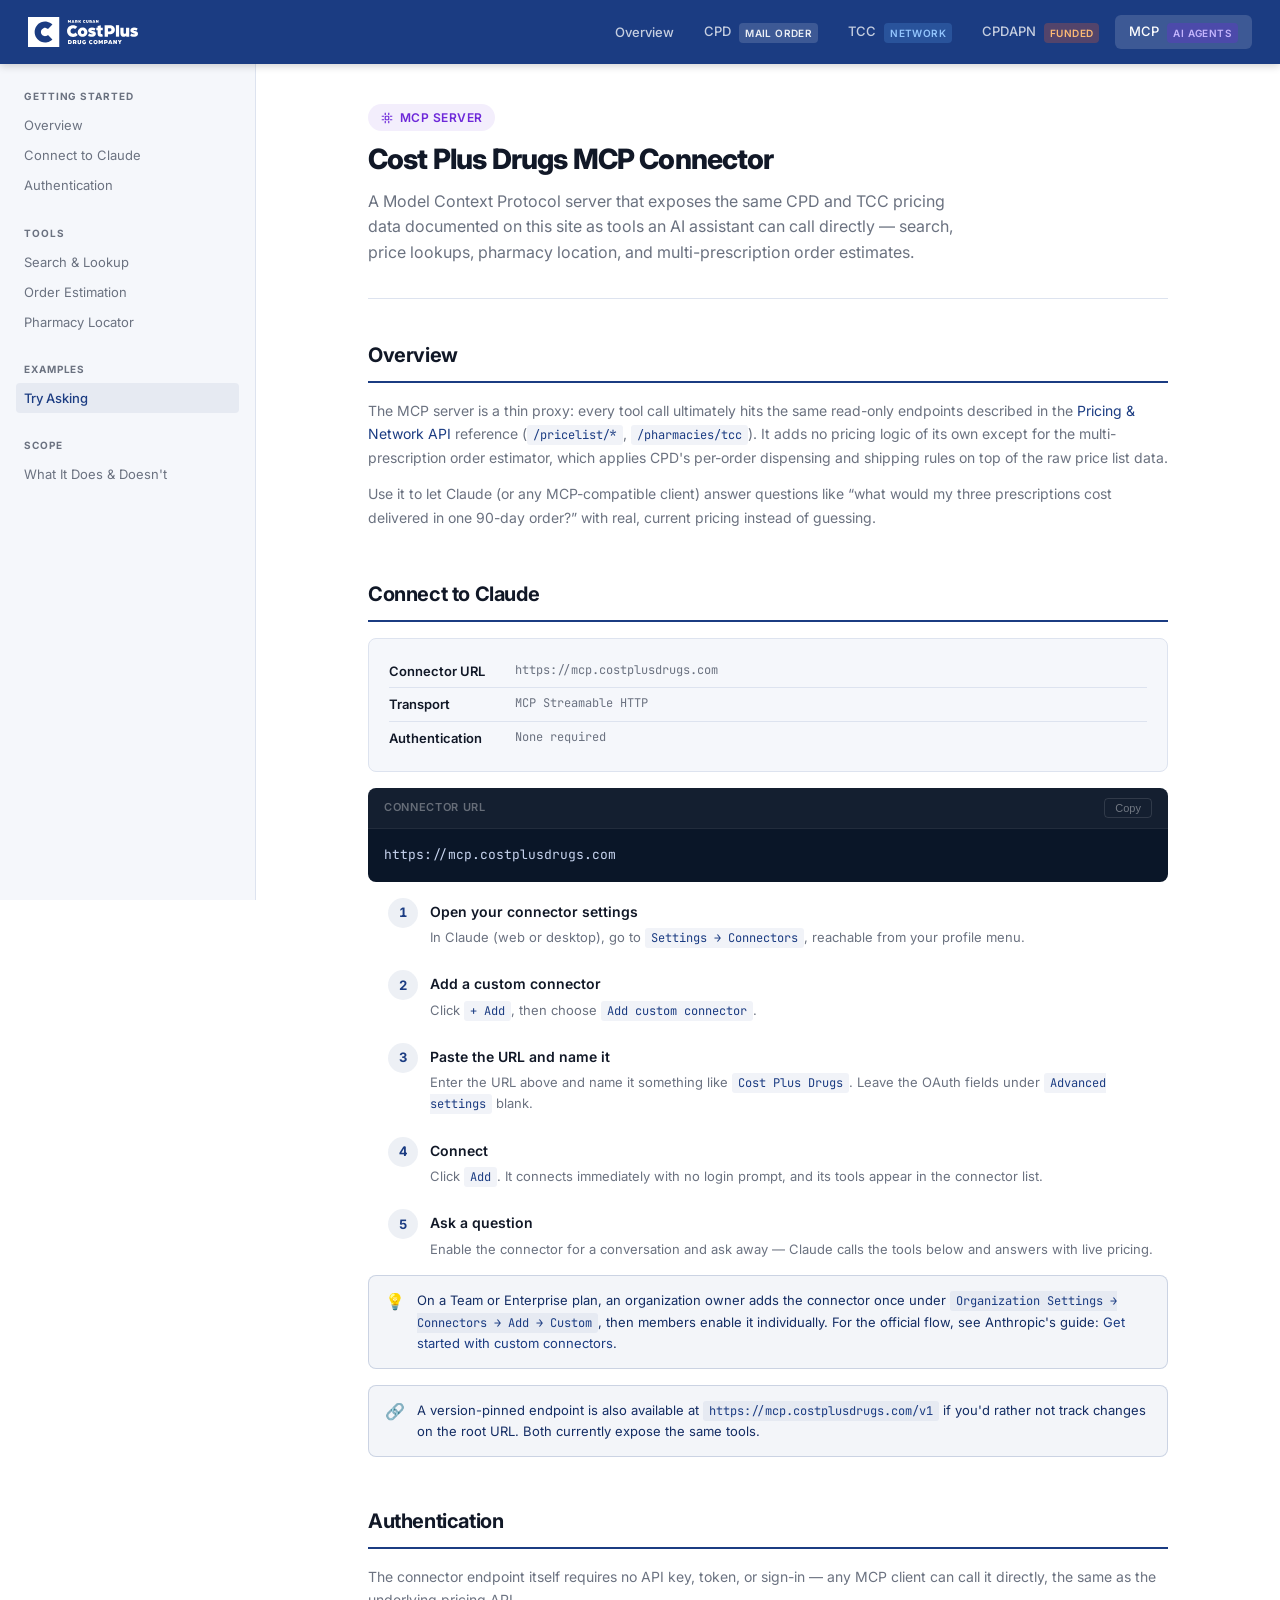
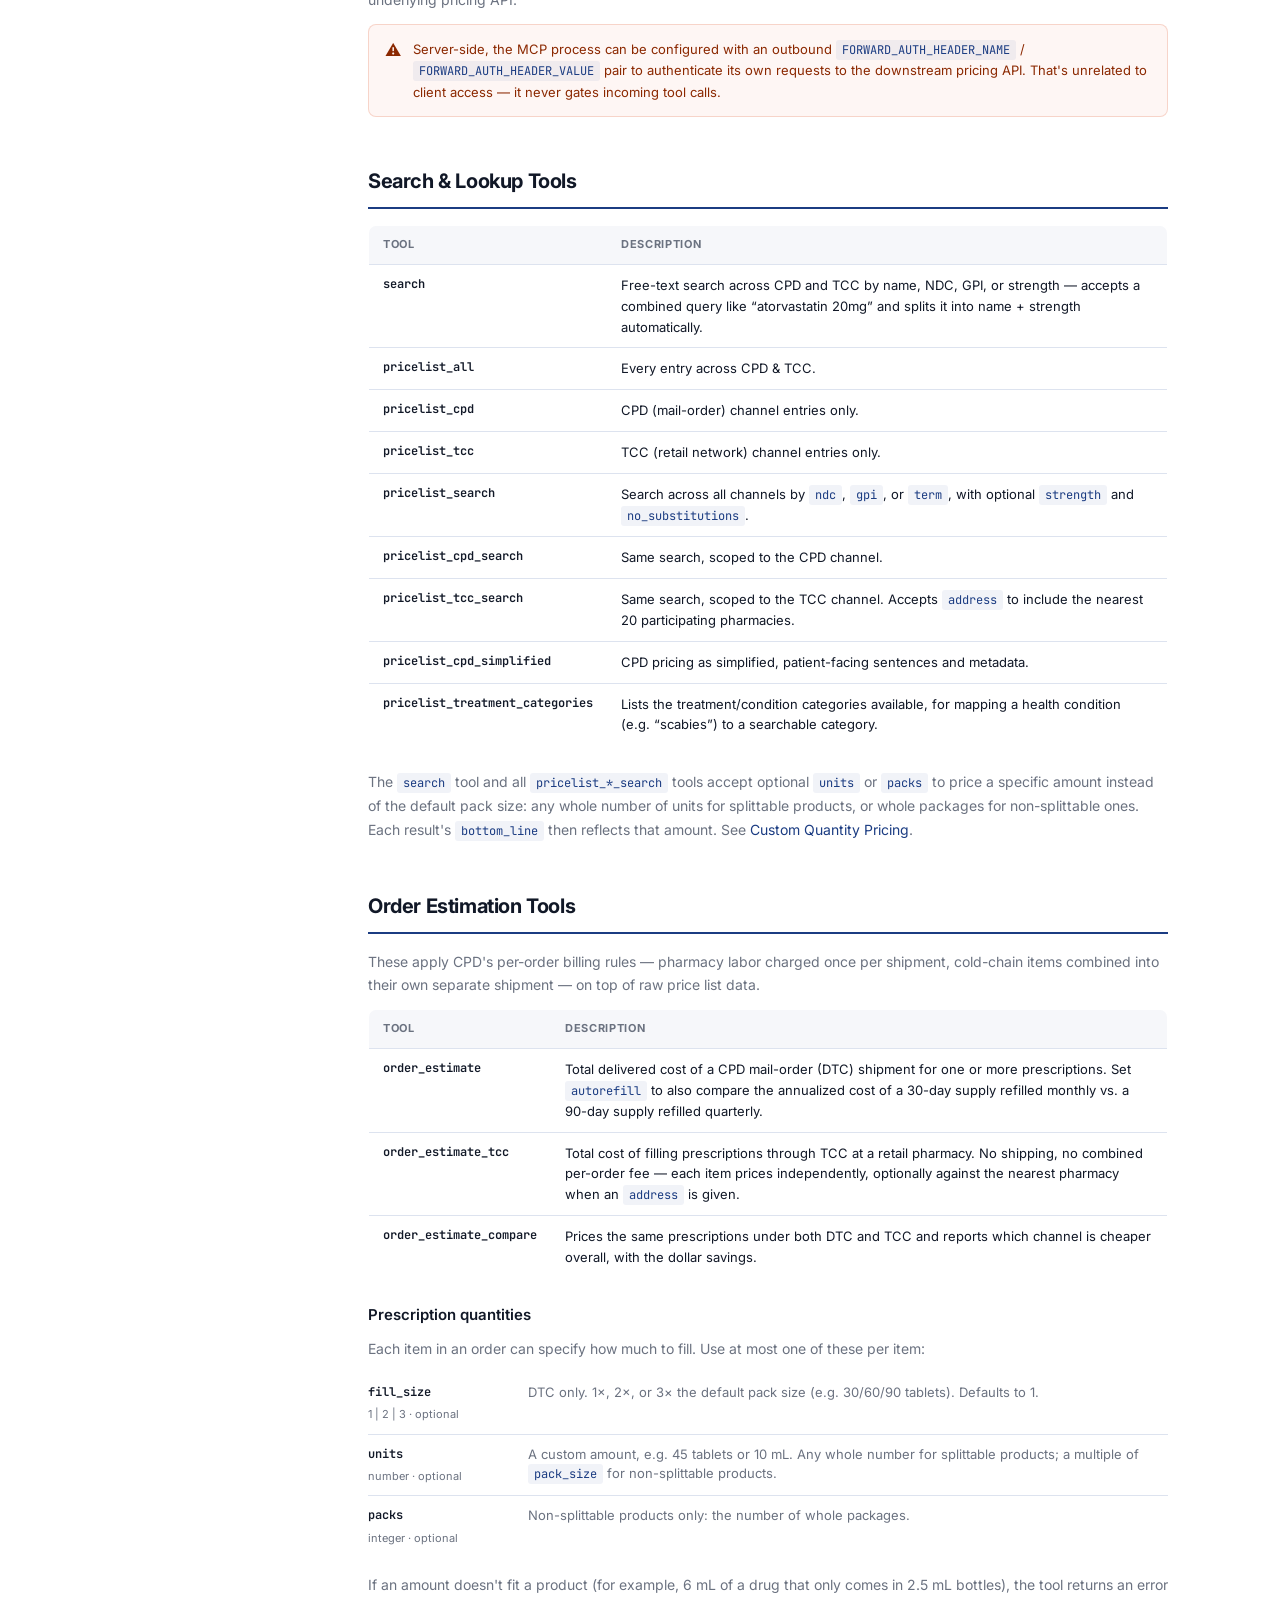
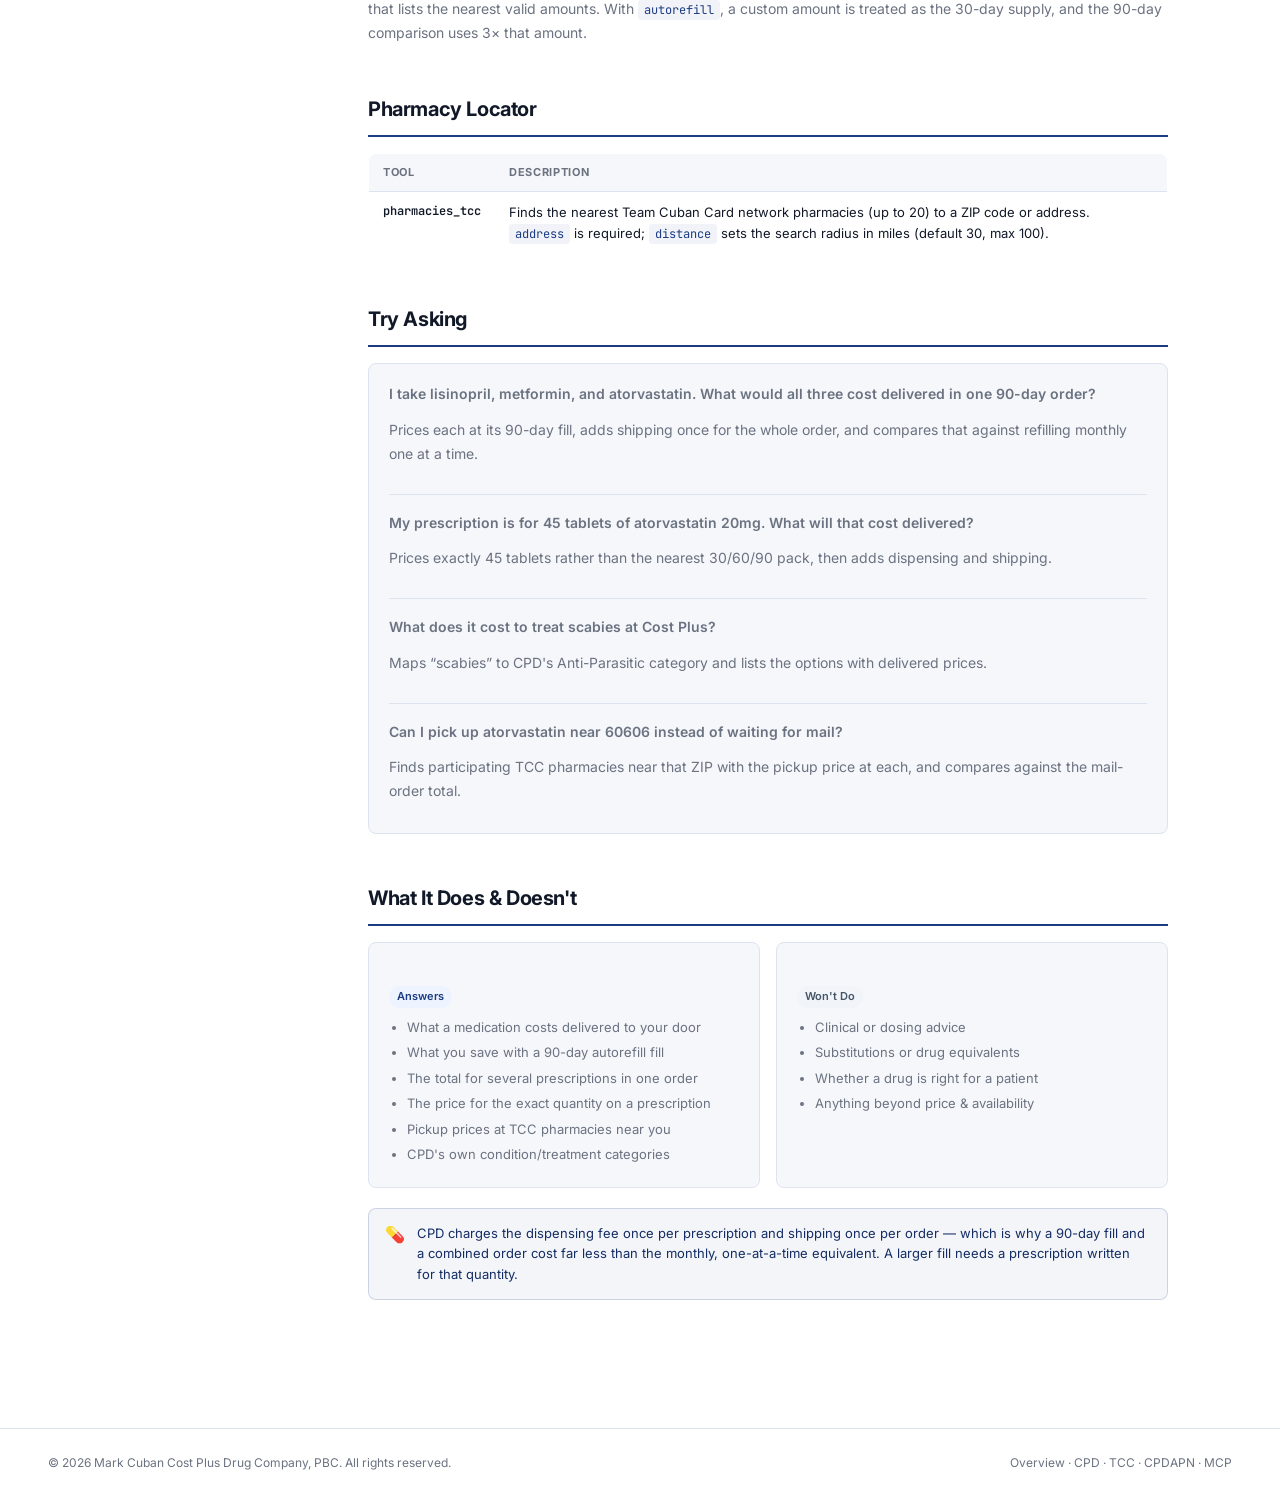
<file: mcp.html>
<!DOCTYPE html>
<html lang="en">
<head>
  <meta charset="UTF-8" />
  <meta name="viewport" content="width=device-width, initial-scale=1.0" />
  <title>MCP Server — Cost Plus Drugs Pricing & Network API</title>
  <link rel="preconnect" href="https://fonts.googleapis.com" />
  <link rel="preconnect" href="https://fonts.gstatic.com" crossorigin />
  <link href="https://fonts.googleapis.com/css2?family=Inter:wght@400;500;600;700;800&family=JetBrains+Mono:wght@400;600&display=swap" rel="stylesheet" />
  <link rel="icon" href="assets/favicon.ico" sizes="any" />
  <link rel="stylesheet" href="assets/styles.css" />
</head>
<body>

<!-- ── Top Navigation ── -->
<nav class="top-nav">
  <a href="index.html" class="nav-logo">
    <img src="assets/MCCP-wordmark-white.svg" alt="Mark Cuban CostPlus Drug Company" class="nav-wordmark">
  </a>
  <div class="nav-links">
    <a href="index.html">Overview</a>
    <a href="cpd.html">CPD <span class="nav-badge cpd">Mail Order</span></a>
    <a href="tcc.html">TCC <span class="nav-badge tcc">Network</span></a>
    <a href="cpdapn.html">CPDAPN <span class="nav-badge apn">Funded</span></a>
    <a href="mcp.html" class="active">MCP <span class="nav-badge mcp">AI Agents</span></a>
  </div>
</nav>

<!-- ── Layout ── -->
<div class="layout">

  <!-- Sidebar -->
  <aside class="sidebar">
    <div class="sidebar-section">
      <p class="sidebar-section-title">Getting Started</p>
      <nav>
        <a href="#overview">Overview</a>
        <a href="#connect">Connect to Claude</a>
        <a href="#auth">Authentication</a>
      </nav>
    </div>
    <div class="sidebar-section">
      <p class="sidebar-section-title">Tools</p>
      <nav>
        <a href="#tools-search">Search &amp; Lookup</a>
        <a href="#tools-orders">Order Estimation</a>
        <a href="#tools-pharmacy">Pharmacy Locator</a>
      </nav>
    </div>
    <div class="sidebar-section">
      <p class="sidebar-section-title">Examples</p>
      <nav>
        <a href="#examples">Try Asking</a>
      </nav>
    </div>
    <div class="sidebar-section">
      <p class="sidebar-section-title">Scope</p>
      <nav>
        <a href="#scope">What It Does &amp; Doesn't</a>
      </nav>
    </div>
  </aside>

  <!-- Main -->
  <main class="main">
    <div class="content-section">

      <!-- Hero -->
      <header class="page-hero">
        <div class="channel-pill mcp">
          <svg fill="none" stroke="currentColor" stroke-width="2" viewBox="0 0 24 24"><path d="M9 3v4M15 3v4M9 17v4M15 17v4M3 9h4M3 15h4M17 9h4M17 15h4"/><rect x="9" y="9" width="6" height="6" rx="1"/></svg>
          MCP Server
        </div>
        <h1>Cost Plus Drugs MCP Connector</h1>
        <p>A Model Context Protocol server that exposes the same CPD and TCC pricing data documented
        on this site as tools an AI assistant can call directly — search, price lookups, pharmacy
        location, and multi-prescription order estimates.</p>
      </header>

      <!-- Overview -->
      <section class="doc-section" id="overview">
        <h2>Overview</h2>
        <p>The MCP server is a thin proxy: every tool call ultimately hits the same read-only
        endpoints described in the <a href="index.html">Pricing &amp; Network API</a> reference
        (<code class="inline-code">/pricelist/*</code>, <code class="inline-code">/pharmacies/tcc</code>).
        It adds no pricing logic of its own except for the multi-prescription order estimator, which
        applies CPD's per-order dispensing and shipping rules on top of the raw price list data.</p>
        <p>Use it to let Claude (or any MCP-compatible client) answer questions like &ldquo;what would
        my three prescriptions cost delivered in one 90-day order?&rdquo; with real, current pricing
        instead of guessing.</p>
      </section>

      <!-- Connect to Claude -->
      <section class="doc-section" id="connect">
        <h2>Connect to Claude</h2>
        <div class="info-box">
          <div class="info-box-row">
            <span class="info-box-label">Connector URL</span>
            <span class="info-box-value">https://mcp.costplusdrugs.com</span>
          </div>
          <div class="info-box-row">
            <span class="info-box-label">Transport</span>
            <span class="info-box-value">MCP Streamable HTTP</span>
          </div>
          <div class="info-box-row">
            <span class="info-box-label">Authentication</span>
            <span class="info-box-value">None required</span>
          </div>
        </div>

        <div class="code-block">
          <div class="code-block-header">
            <span class="code-block-lang">Connector URL</span>
            <button class="copy-btn">Copy</button>
          </div>
          <pre>https://mcp.costplusdrugs.com</pre>
        </div>

        <ol class="steps">
          <li><div><h3>Open your connector settings</h3><p>In Claude (web or desktop), go to <code class="inline-code">Settings → Connectors</code>, reachable from your profile menu.</p></div></li>
          <li><div><h3>Add a custom connector</h3><p>Click <code class="inline-code">+ Add</code>, then choose <code class="inline-code">Add custom connector</code>.</p></div></li>
          <li><div><h3>Paste the URL and name it</h3><p>Enter the URL above and name it something like <code class="inline-code">Cost Plus Drugs</code>. Leave the OAuth fields under <code class="inline-code">Advanced settings</code> blank.</p></div></li>
          <li><div><h3>Connect</h3><p>Click <code class="inline-code">Add</code>. It connects immediately with no login prompt, and its tools appear in the connector list.</p></div></li>
          <li><div><h3>Ask a question</h3><p>Enable the connector for a conversation and ask away — Claude calls the tools below and answers with live pricing.</p></div></li>
        </ol>

        <div class="callout info">
          <span class="callout-icon">💡</span>
          <span>On a Team or Enterprise plan, an organization owner adds the connector once under
          <code class="inline-code">Organization Settings → Connectors → Add → Custom</code>, then members enable it individually.
          For the official flow, see Anthropic's guide:
          <a href="https://support.claude.com/en/articles/11175166-get-started-with-custom-connectors-using-remote-mcp">Get started with custom connectors</a>.</span>
        </div>

        <div class="callout info">
          <span class="callout-icon">🔗</span>
          <span>A version-pinned endpoint is also available at
          <code class="inline-code">https://mcp.costplusdrugs.com/v1</code> if you'd rather not track changes on the
          root URL. Both currently expose the same tools.</span>
        </div>
      </section>

      <!-- Authentication -->
      <section class="doc-section" id="auth">
        <h2>Authentication</h2>
        <p>The connector endpoint itself requires no API key, token, or sign-in — any MCP client
        can call it directly, the same as the underlying pricing API.</p>
        <div class="callout warn">
          <span class="callout-icon">⚠️</span>
          <span>Server-side, the MCP process can be configured with an outbound
          <code class="inline-code">FORWARD_AUTH_HEADER_NAME</code> / <code class="inline-code">FORWARD_AUTH_HEADER_VALUE</code>
          pair to authenticate its own requests to the downstream pricing API. That's unrelated to
          client access — it never gates incoming tool calls.</span>
        </div>
      </section>

      <!-- Tools: Search & Lookup -->
      <section class="doc-section" id="tools-search">
        <h2>Search &amp; Lookup Tools</h2>
        <table class="schema-table">
          <thead><tr><th>Tool</th><th>Description</th></tr></thead>
          <tbody>
            <tr><td class="field-name">search</td><td>Free-text search across CPD and TCC by name, NDC, GPI, or strength — accepts a combined query like &ldquo;atorvastatin 20mg&rdquo; and splits it into name + strength automatically.</td></tr>
            <tr><td class="field-name">pricelist_all</td><td>Every entry across CPD &amp; TCC.</td></tr>
            <tr><td class="field-name">pricelist_cpd</td><td>CPD (mail-order) channel entries only.</td></tr>
            <tr><td class="field-name">pricelist_tcc</td><td>TCC (retail network) channel entries only.</td></tr>
            <tr><td class="field-name">pricelist_search</td><td>Search across all channels by <code class="inline-code">ndc</code>, <code class="inline-code">gpi</code>, or <code class="inline-code">term</code>, with optional <code class="inline-code">strength</code> and <code class="inline-code">no_substitutions</code>.</td></tr>
            <tr><td class="field-name">pricelist_cpd_search</td><td>Same search, scoped to the CPD channel.</td></tr>
            <tr><td class="field-name">pricelist_tcc_search</td><td>Same search, scoped to the TCC channel. Accepts <code class="inline-code">address</code> to include the nearest 20 participating pharmacies.</td></tr>
            <tr><td class="field-name">pricelist_cpd_simplified</td><td>CPD pricing as simplified, patient-facing sentences and metadata.</td></tr>
            <tr><td class="field-name">pricelist_treatment_categories</td><td>Lists the treatment/condition categories available, for mapping a health condition (e.g. &ldquo;scabies&rdquo;) to a searchable category.</td></tr>
          </tbody>
        </table>
        <p>The <code class="inline-code">search</code> tool and all <code class="inline-code">pricelist_*_search</code> tools accept optional <code class="inline-code">units</code> or <code class="inline-code">packs</code> to price a specific amount instead of the default pack size: any whole number of units for splittable products, or whole packages for non-splittable ones. Each result's <code class="inline-code">bottom_line</code> then reflects that amount. See <a href="index.html#custom-quantity">Custom Quantity Pricing</a>.</p>
      </section>

      <!-- Tools: Order Estimation -->
      <section class="doc-section" id="tools-orders">
        <h2>Order Estimation Tools</h2>
        <p>These apply CPD's per-order billing rules — pharmacy labor charged once per shipment,
        cold-chain items combined into their own separate shipment — on top of raw price list data.</p>
        <table class="schema-table">
          <thead><tr><th>Tool</th><th>Description</th></tr></thead>
          <tbody>
            <tr><td class="field-name">order_estimate</td><td>Total delivered cost of a CPD mail-order (DTC) shipment for one or more prescriptions. Set <code class="inline-code">autorefill</code> to also compare the annualized cost of a 30-day supply refilled monthly vs. a 90-day supply refilled quarterly.</td></tr>
            <tr><td class="field-name">order_estimate_tcc</td><td>Total cost of filling prescriptions through TCC at a retail pharmacy. No shipping, no combined per-order fee — each item prices independently, optionally against the nearest pharmacy when an <code class="inline-code">address</code> is given.</td></tr>
            <tr><td class="field-name">order_estimate_compare</td><td>Prices the same prescriptions under both DTC and TCC and reports which channel is cheaper overall, with the dollar savings.</td></tr>
          </tbody>
        </table>
        <h3>Prescription quantities</h3>
        <p>Each item in an order can specify how much to fill. Use at most one of these per item:</p>
        <table class="param-table">
          <tbody>
            <tr>
              <td><span class="param-name">fill_size</span><span class="param-type">1 | 2 | 3 · optional</span></td>
              <td class="param-desc">DTC only. 1×, 2×, or 3× the default pack size (e.g. 30/60/90 tablets). Defaults to 1.</td>
            </tr>
            <tr>
              <td><span class="param-name">units</span><span class="param-type">number · optional</span></td>
              <td class="param-desc">A custom amount, e.g. 45 tablets or 10 mL. Any whole number for splittable products; a multiple of <code class="inline-code">pack_size</code> for non-splittable products.</td>
            </tr>
            <tr>
              <td><span class="param-name">packs</span><span class="param-type">integer · optional</span></td>
              <td class="param-desc">Non-splittable products only: the number of whole packages.</td>
            </tr>
          </tbody>
        </table>
        <p>If an amount doesn't fit a product (for example, 6 mL of a drug that only comes in 2.5 mL bottles), the tool returns an error that lists the nearest valid amounts. With <code class="inline-code">autorefill</code>, a custom amount is treated as the 30-day supply, and the 90-day comparison uses 3× that amount.</p>
      </section>

      <!-- Tools: Pharmacy Locator -->
      <section class="doc-section" id="tools-pharmacy">
        <h2>Pharmacy Locator</h2>
        <table class="schema-table">
          <thead><tr><th>Tool</th><th>Description</th></tr></thead>
          <tbody>
            <tr><td class="field-name">pharmacies_tcc</td><td>Finds the nearest Team Cuban Card network pharmacies (up to 20) to a ZIP code or address. <code class="inline-code">address</code> is required; <code class="inline-code">distance</code> sets the search radius in miles (default 30, max 100).</td></tr>
          </tbody>
        </table>
      </section>

      <!-- Try Asking -->
      <section class="doc-section" id="examples">
        <h2>Try Asking</h2>
        <div class="qa">
          <div class="qa-turn">
            <p class="qa-ask">I take lisinopril, metformin, and atorvastatin. What would all three cost delivered in one 90-day order?</p>
            <p class="qa-said">Prices each at its 90-day fill, adds shipping once for the whole order, and compares that against refilling monthly one at a time.</p>
          </div>
          <div class="qa-turn">
            <p class="qa-ask">My prescription is for 45 tablets of atorvastatin 20mg. What will that cost delivered?</p>
            <p class="qa-said">Prices exactly 45 tablets rather than the nearest 30/60/90 pack, then adds dispensing and shipping.</p>
          </div>
          <div class="qa-turn">
            <p class="qa-ask">What does it cost to treat scabies at Cost Plus?</p>
            <p class="qa-said">Maps &ldquo;scabies&rdquo; to CPD's Anti-Parasitic category and lists the options with delivered prices.</p>
          </div>
          <div class="qa-turn">
            <p class="qa-ask">Can I pick up atorvastatin near 60606 instead of waiting for mail?</p>
            <p class="qa-said">Finds participating TCC pharmacies near that ZIP with the pickup price at each, and compares against the mail-order total.</p>
          </div>
        </div>
      </section>

      <!-- Scope -->
      <section class="doc-section" id="scope">
        <h2>What It Does &amp; Doesn't</h2>
        <div class="scope-grid">
          <div class="scope-card yes">
            <h3><span class="badge-yes">Answers</span></h3>
            <ul>
              <li>What a medication costs delivered to your door</li>
              <li>What you save with a 90-day autorefill fill</li>
              <li>The total for several prescriptions in one order</li>
              <li>The price for the exact quantity on a prescription</li>
              <li>Pickup prices at TCC pharmacies near you</li>
              <li>CPD's own condition/treatment categories</li>
            </ul>
          </div>
          <div class="scope-card no">
            <h3><span class="badge-no">Won't Do</span></h3>
            <ul>
              <li>Clinical or dosing advice</li>
              <li>Substitutions or drug equivalents</li>
              <li>Whether a drug is right for a patient</li>
              <li>Anything beyond price &amp; availability</li>
            </ul>
          </div>
        </div>
        <div class="callout info">
          <span class="callout-icon">💊</span>
          <span>CPD charges the dispensing fee once per prescription and shipping once per order —
          which is why a 90-day fill and a combined order cost far less than the monthly, one-at-a-time
          equivalent. A larger fill needs a prescription written for that quantity.</span>
        </div>
      </section>

    </div>
  </main>
</div>

<footer>
  <span>© 2026 Mark Cuban Cost Plus Drug Company, PBC. All rights reserved.</span>
  <span>
    <a href="index.html">Overview</a> ·
    <a href="cpd.html">CPD</a> ·
    <a href="tcc.html">TCC</a> ·
    <a href="cpdapn.html">CPDAPN</a> ·
    <a href="mcp.html">MCP</a>
  </span>
</footer>

<script src="assets/script.js"></script>
</body>
</html>
</file>
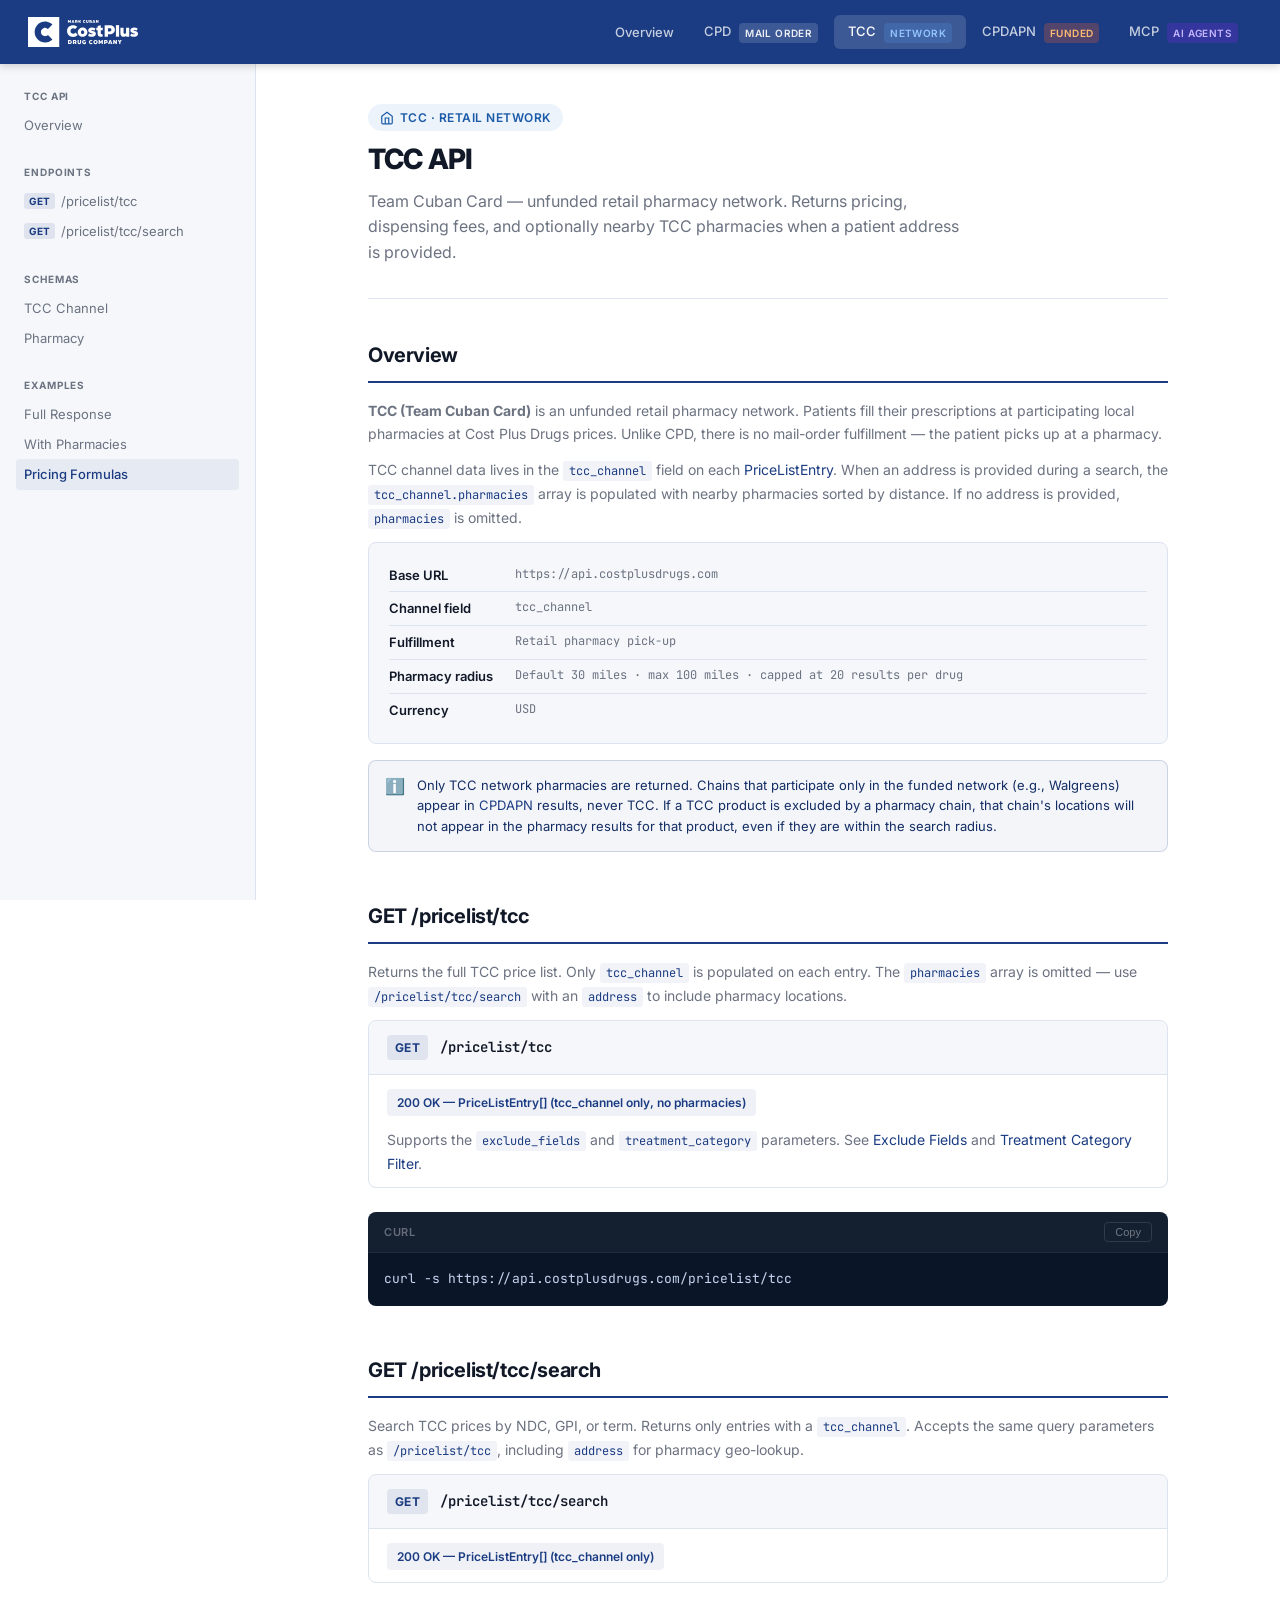
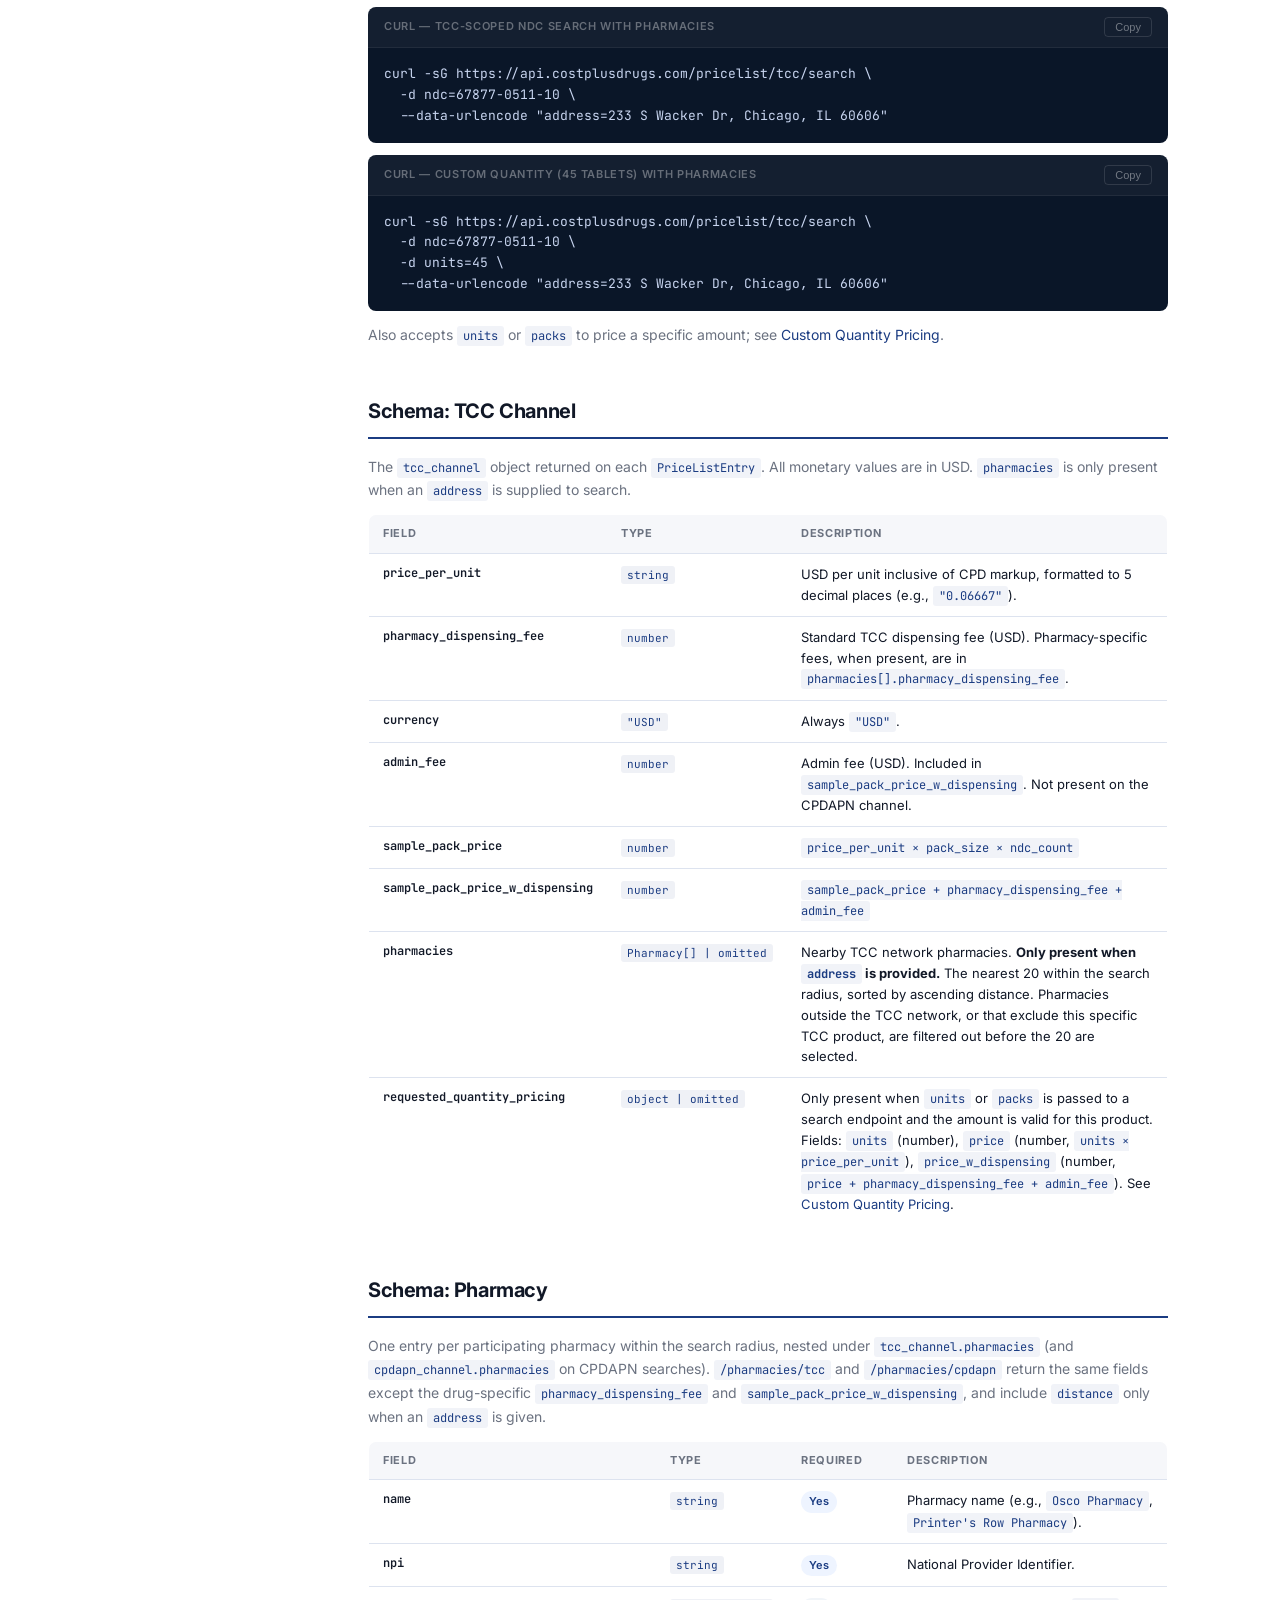
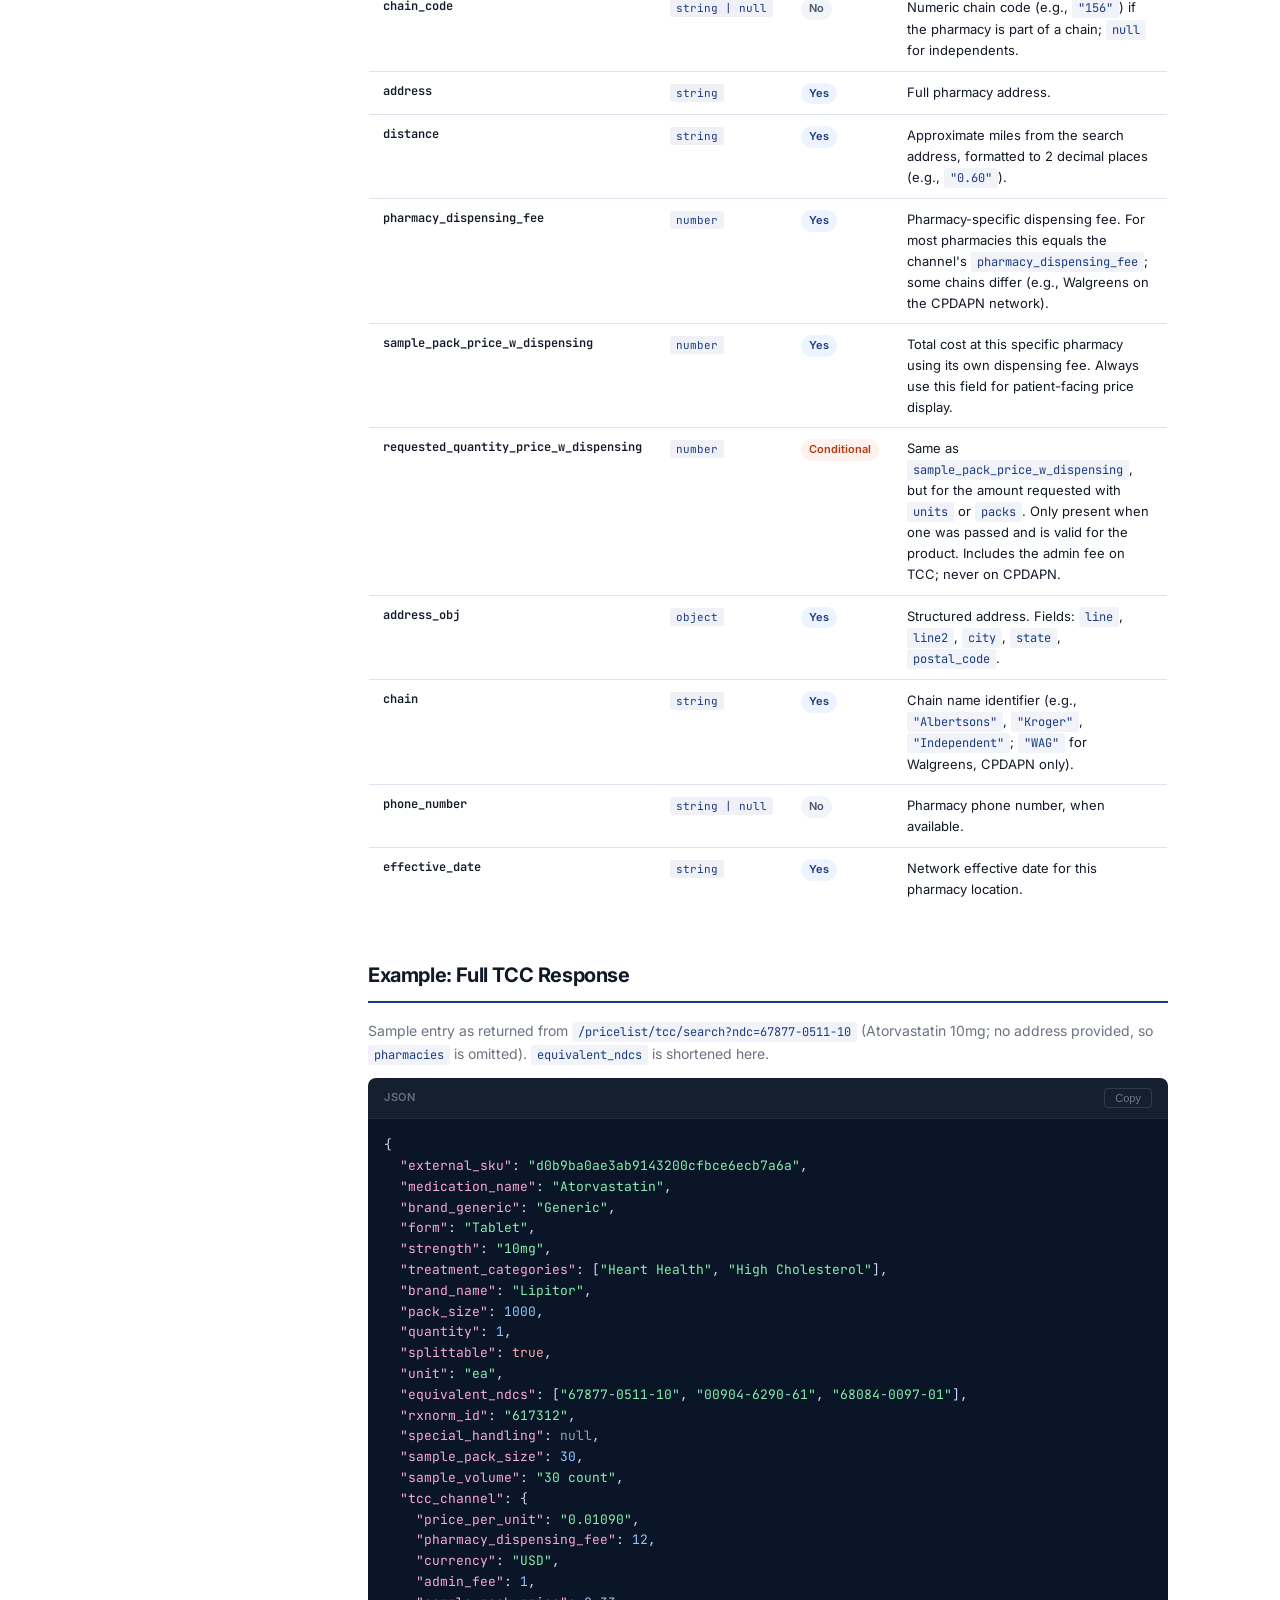
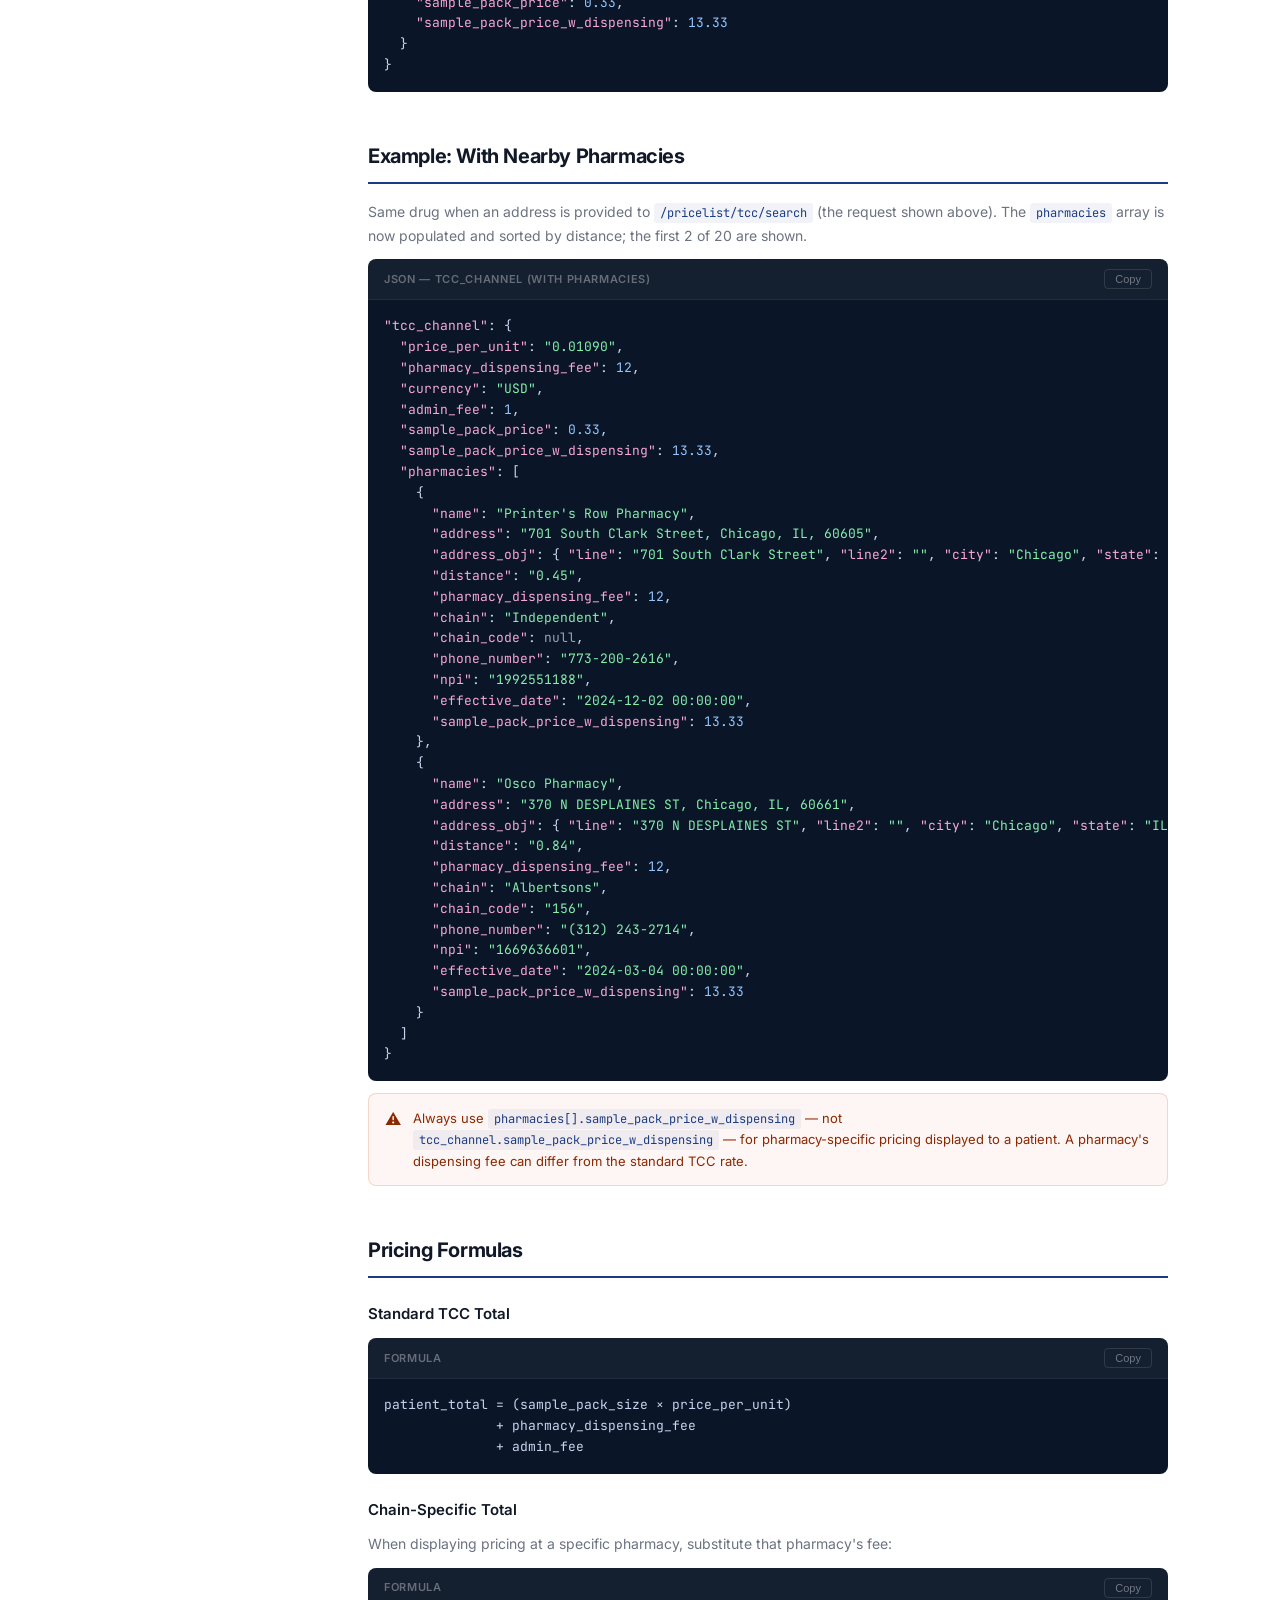
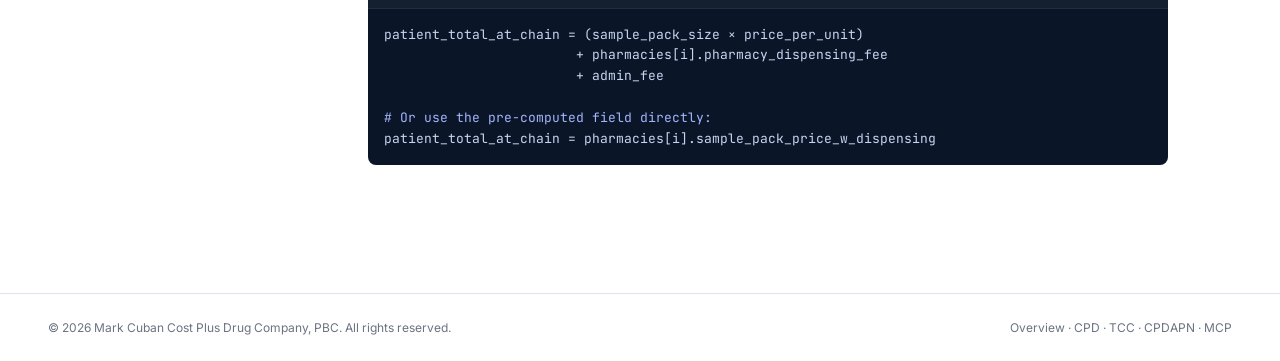
<file: tcc.html>
<!DOCTYPE html>
<html lang="en">
<head>
  <meta charset="UTF-8" />
  <meta name="viewport" content="width=device-width, initial-scale=1.0" />
  <title>TCC API — Cost Plus Drugs Pricing & Network API</title>
  <link rel="preconnect" href="https://fonts.googleapis.com" />
  <link rel="preconnect" href="https://fonts.gstatic.com" crossorigin />
  <link href="https://fonts.googleapis.com/css2?family=Inter:wght@400;500;600;700;800&family=JetBrains+Mono:wght@400;600&display=swap" rel="stylesheet" />
  <link rel="icon" href="assets/favicon.ico" sizes="any" />
  <link rel="stylesheet" href="assets/styles.css" />
</head>
<body>

<!-- ── Top Navigation ── -->
<nav class="top-nav">
  <a href="index.html" class="nav-logo">
    <img src="assets/MCCP-wordmark-white.svg" alt="Mark Cuban CostPlus Drug Company" class="nav-wordmark">
  </a>
  <div class="nav-links">
    <a href="index.html">Overview</a>
    <a href="cpd.html">CPD <span class="nav-badge cpd">Mail Order</span></a>
    <a href="tcc.html" class="active">TCC <span class="nav-badge tcc">Network</span></a>
    <a href="cpdapn.html">CPDAPN <span class="nav-badge apn">Funded</span></a>
    <a href="mcp.html">MCP <span class="nav-badge mcp">AI Agents</span></a>
  </div>
</nav>

<!-- ── Layout ── -->
<div class="layout">

  <!-- Sidebar -->
  <aside class="sidebar">
    <div class="sidebar-section">
      <p class="sidebar-section-title">TCC API</p>
      <nav>
        <a href="#overview">Overview</a>
      </nav>
    </div>
    <div class="sidebar-section">
      <p class="sidebar-section-title">Endpoints</p>
      <nav>
        <a href="#endpoint-list"><span class="method-tag">GET</span> /pricelist/tcc</a>
        <a href="#endpoint-tcc-search"><span class="method-tag">GET</span> /pricelist/tcc/search</a>
      </nav>
    </div>
    <div class="sidebar-section">
      <p class="sidebar-section-title">Schemas</p>
      <nav>
        <a href="#schema-tcc-channel">TCC Channel</a>
        <a href="#schema-pharmacy">Pharmacy</a>
      </nav>
    </div>
    <div class="sidebar-section">
      <p class="sidebar-section-title">Examples</p>
      <nav>
        <a href="#example-response">Full Response</a>
        <a href="#example-pharmacy">With Pharmacies</a>
        <a href="#pricing-formula">Pricing Formulas</a>
      </nav>
    </div>
  </aside>

  <!-- Main -->
  <main class="main">
    <div class="content-section">

      <!-- Hero -->
      <header class="page-hero">
        <div class="channel-pill tcc">
          <svg fill="none" stroke="currentColor" stroke-width="2" viewBox="0 0 24 24"><path d="M3 9l9-7 9 7v11a2 2 0 01-2 2H5a2 2 0 01-2-2z"/><polyline points="9 22 9 12 15 12 15 22"/></svg>
          TCC · Retail Network
        </div>
        <h1>TCC API</h1>
        <p>Team Cuban Card — unfunded retail pharmacy network. Returns pricing, dispensing fees, and optionally nearby TCC pharmacies when a patient address is provided.</p>
      </header>

      <!-- Overview -->
      <section class="doc-section" id="overview">
        <h2>Overview</h2>
        <p><strong>TCC (Team Cuban Card)</strong> is an unfunded retail pharmacy network. Patients fill their prescriptions at participating local pharmacies at Cost Plus Drugs prices. Unlike CPD, there is no mail-order fulfillment — the patient picks up at a pharmacy.</p>
        <p>TCC channel data lives in the <code class="inline-code">tcc_channel</code> field on each <a href="index.html#schema-pricelistentry">PriceListEntry</a>. When an address is provided during a search, the <code class="inline-code">tcc_channel.pharmacies</code> array is populated with nearby pharmacies sorted by distance. If no address is provided, <code class="inline-code">pharmacies</code> is omitted.</p>

        <div class="info-box">
          <div class="info-box-row">
            <span class="info-box-label">Base URL</span>
            <span class="info-box-value">https://api.costplusdrugs.com</span>
          </div>
          <div class="info-box-row">
            <span class="info-box-label">Channel field</span>
            <span class="info-box-value">tcc_channel</span>
          </div>
          <div class="info-box-row">
            <span class="info-box-label">Fulfillment</span>
            <span class="info-box-value">Retail pharmacy pick-up</span>
          </div>
          <div class="info-box-row">
            <span class="info-box-label">Pharmacy radius</span>
            <span class="info-box-value">Default 30 miles · max 100 miles · capped at 20 results per drug</span>
          </div>
          <div class="info-box-row">
            <span class="info-box-label">Currency</span>
            <span class="info-box-value">USD</span>
          </div>
        </div>

        <div class="callout info">
          <span class="callout-icon">ℹ️</span>
          <span>Only TCC network pharmacies are returned. Chains that participate only in the funded network (e.g., Walgreens) appear in <a href="cpdapn.html">CPDAPN</a> results, never TCC. If a TCC product is excluded by a pharmacy chain, that chain's locations will not appear in the pharmacy results for that product, even if they are within the search radius.</span>
        </div>
      </section>

      <!-- Endpoint: GET /pricelist/tcc -->
      <section class="doc-section" id="endpoint-list">
        <h2>GET /pricelist/tcc</h2>
        <p>Returns the full TCC price list. Only <code class="inline-code">tcc_channel</code> is populated on each entry. The <code class="inline-code">pharmacies</code> array is omitted — use <code class="inline-code">/pricelist/tcc/search</code> with an <code class="inline-code">address</code> to include pharmacy locations.</p>

        <div class="endpoint">
          <div class="endpoint-header">
            <span class="method">GET</span>
            <span class="endpoint-path">/pricelist/tcc</span>
          </div>
          <div class="endpoint-desc">
            <div class="response-tag success">200 OK — PriceListEntry[] (tcc_channel only, no pharmacies)</div>
            <p>Supports the <code class="inline-code">exclude_fields</code> and <code class="inline-code">treatment_category</code> parameters. See <a href="index.html#exclude-fields">Exclude Fields</a> and <a href="index.html#treatment-category-filter">Treatment Category Filter</a>.</p>
          </div>
        </div>

        <div class="code-block">
          <div class="code-block-header">
            <span class="code-block-lang">cURL</span>
            <button class="copy-btn">Copy</button>
          </div>
          <pre>curl -s https://api.costplusdrugs.com/pricelist/tcc</pre>
        </div>
      </section>

      <!-- Endpoint: GET /pricelist/tcc/search -->
      <section class="doc-section" id="endpoint-tcc-search">
        <h2>GET /pricelist/tcc/search</h2>
        <p>Search TCC prices by NDC, GPI, or term. Returns only entries with a <code class="inline-code">tcc_channel</code>. Accepts the same query parameters as <code class="inline-code">/pricelist/tcc</code>, including <code class="inline-code">address</code> for pharmacy geo-lookup.</p>

        <div class="endpoint">
          <div class="endpoint-header">
            <span class="method">GET</span>
            <span class="endpoint-path">/pricelist/tcc/search</span>
          </div>
          <div class="endpoint-desc">
            <div class="response-tag success">200 OK — PriceListEntry[] (tcc_channel only)</div>
          </div>
        </div>

        <div class="code-block">
          <div class="code-block-header">
            <span class="code-block-lang">cURL — TCC-scoped NDC search with pharmacies</span>
            <button class="copy-btn">Copy</button>
          </div>
          <pre>curl -sG https://api.costplusdrugs.com/pricelist/tcc/search \
  -d ndc=67877-0511-10 \
  --data-urlencode "address=233 S Wacker Dr, Chicago, IL 60606"</pre>
        </div>

        <div class="code-block">
          <div class="code-block-header">
            <span class="code-block-lang">cURL — Custom quantity (45 tablets) with pharmacies</span>
            <button class="copy-btn">Copy</button>
          </div>
          <pre>curl -sG https://api.costplusdrugs.com/pricelist/tcc/search \
  -d ndc=67877-0511-10 \
  -d units=45 \
  --data-urlencode "address=233 S Wacker Dr, Chicago, IL 60606"</pre>
        </div>
        <p>Also accepts <code class="inline-code">units</code> or <code class="inline-code">packs</code> to price a specific amount; see <a href="index.html#custom-quantity">Custom Quantity Pricing</a>.</p>
      </section>

      <!-- Schema: TCC Channel -->
      <section class="doc-section" id="schema-tcc-channel">
        <h2>Schema: TCC Channel</h2>
        <p>The <code class="inline-code">tcc_channel</code> object returned on each <code class="inline-code">PriceListEntry</code>. All monetary values are in USD. <code class="inline-code">pharmacies</code> is only present when an <code class="inline-code">address</code> is supplied to search.</p>

        <table class="schema-table">
          <thead>
            <tr><th>Field</th><th>Type</th><th>Description</th></tr>
          </thead>
          <tbody>
            <tr>
              <td class="field-name">price_per_unit</td>
              <td><span class="field-type">string</span></td>
              <td>USD per unit inclusive of CPD markup, formatted to 5 decimal places (e.g., <code class="inline-code">"0.06667"</code>).</td>
            </tr>
            <tr>
              <td class="field-name">pharmacy_dispensing_fee</td>
              <td><span class="field-type">number</span></td>
              <td>Standard TCC dispensing fee (USD). Pharmacy-specific fees, when present, are in <code class="inline-code">pharmacies[].pharmacy_dispensing_fee</code>.</td>
            </tr>
            <tr>
              <td class="field-name">currency</td>
              <td><span class="field-type">"USD"</span></td>
              <td>Always <code class="inline-code">"USD"</code>.</td>
            </tr>
            <tr>
              <td class="field-name">admin_fee</td>
              <td><span class="field-type">number</span></td>
              <td>Admin fee (USD). Included in <code class="inline-code">sample_pack_price_w_dispensing</code>. Not present on the CPDAPN channel.</td>
            </tr>
            <tr>
              <td class="field-name">sample_pack_price</td>
              <td><span class="field-type">number</span></td>
              <td><code class="inline-code">price_per_unit × pack_size × ndc_count</code></td>
            </tr>
            <tr>
              <td class="field-name">sample_pack_price_w_dispensing</td>
              <td><span class="field-type">number</span></td>
              <td><code class="inline-code">sample_pack_price + pharmacy_dispensing_fee + admin_fee</code></td>
            </tr>
            <tr>
              <td class="field-name">pharmacies</td>
              <td><span class="field-type">Pharmacy[] | omitted</span></td>
              <td>Nearby TCC network pharmacies. <strong>Only present when <code class="inline-code">address</code> is provided.</strong> The nearest 20 within the search radius, sorted by ascending distance. Pharmacies outside the TCC network, or that exclude this specific TCC product, are filtered out before the 20 are selected.</td>
            </tr>
            <tr>
              <td class="field-name">requested_quantity_pricing</td>
              <td><span class="field-type">object | omitted</span></td>
              <td>Only present when <code class="inline-code">units</code> or <code class="inline-code">packs</code> is passed to a search endpoint and the amount is valid for this product. Fields: <code class="inline-code">units</code> (number), <code class="inline-code">price</code> (number, <code class="inline-code">units × price_per_unit</code>), <code class="inline-code">price_w_dispensing</code> (number, <code class="inline-code">price + pharmacy_dispensing_fee + admin_fee</code>). See <a href="index.html#custom-quantity">Custom Quantity Pricing</a>.</td>
            </tr>
          </tbody>
        </table>
      </section>

      <!-- Schema: Pharmacy -->
      <section class="doc-section" id="schema-pharmacy">
        <h2>Schema: Pharmacy</h2>
        <p>One entry per participating pharmacy within the search radius, nested under <code class="inline-code">tcc_channel.pharmacies</code> (and <code class="inline-code">cpdapn_channel.pharmacies</code> on CPDAPN searches). <code class="inline-code">/pharmacies/tcc</code> and <code class="inline-code">/pharmacies/cpdapn</code> return the same fields except the drug-specific <code class="inline-code">pharmacy_dispensing_fee</code> and <code class="inline-code">sample_pack_price_w_dispensing</code>, and include <code class="inline-code">distance</code> only when an <code class="inline-code">address</code> is given.</p>

        <table class="schema-table">
          <thead>
            <tr><th>Field</th><th>Type</th><th>Required</th><th>Description</th></tr>
          </thead>
          <tbody>
            <tr>
              <td class="field-name">name</td>
              <td><span class="field-type">string</span></td>
              <td><span class="badge-yes">Yes</span></td>
              <td>Pharmacy name (e.g., <code class="inline-code">Osco Pharmacy</code>, <code class="inline-code">Printer's Row Pharmacy</code>).</td>
            </tr>
            <tr>
              <td class="field-name">npi</td>
              <td><span class="field-type">string</span></td>
              <td><span class="badge-yes">Yes</span></td>
              <td>National Provider Identifier.</td>
            </tr>
            <tr>
              <td class="field-name">chain_code</td>
              <td><span class="field-type">string | null</span></td>
              <td><span class="badge-no">No</span></td>
              <td>Numeric chain code (e.g., <code class="inline-code">"156"</code>) if the pharmacy is part of a chain; <code class="inline-code">null</code> for independents.</td>
            </tr>
            <tr>
              <td class="field-name">address</td>
              <td><span class="field-type">string</span></td>
              <td><span class="badge-yes">Yes</span></td>
              <td>Full pharmacy address.</td>
            </tr>
            <tr>
              <td class="field-name">distance</td>
              <td><span class="field-type">string</span></td>
              <td><span class="badge-yes">Yes</span></td>
              <td>Approximate miles from the search address, formatted to 2 decimal places (e.g., <code class="inline-code">"0.60"</code>).</td>
            </tr>
            <tr>
              <td class="field-name">pharmacy_dispensing_fee</td>
              <td><span class="field-type">number</span></td>
              <td><span class="badge-yes">Yes</span></td>
              <td>Pharmacy-specific dispensing fee. For most pharmacies this equals the channel's <code class="inline-code">pharmacy_dispensing_fee</code>; some chains differ (e.g., Walgreens on the CPDAPN network).</td>
            </tr>
            <tr>
              <td class="field-name">sample_pack_price_w_dispensing</td>
              <td><span class="field-type">number</span></td>
              <td><span class="badge-yes">Yes</span></td>
              <td>Total cost at this specific pharmacy using its own dispensing fee. Always use this field for patient-facing price display.</td>
            </tr>
            <tr>
              <td class="field-name">requested_quantity_price_w_dispensing</td>
              <td><span class="field-type">number</span></td>
              <td><span class="badge-cond">Conditional</span></td>
              <td>Same as <code class="inline-code">sample_pack_price_w_dispensing</code>, but for the amount requested with <code class="inline-code">units</code> or <code class="inline-code">packs</code>. Only present when one was passed and is valid for the product. Includes the admin fee on TCC; never on CPDAPN.</td>
            </tr>
            <tr>
              <td class="field-name">address_obj</td>
              <td><span class="field-type">object</span></td>
              <td><span class="badge-yes">Yes</span></td>
              <td>Structured address. Fields: <code class="inline-code">line</code>, <code class="inline-code">line2</code>, <code class="inline-code">city</code>, <code class="inline-code">state</code>, <code class="inline-code">postal_code</code>.</td>
            </tr>
            <tr>
              <td class="field-name">chain</td>
              <td><span class="field-type">string</span></td>
              <td><span class="badge-yes">Yes</span></td>
              <td>Chain name identifier (e.g., <code class="inline-code">"Albertsons"</code>, <code class="inline-code">"Kroger"</code>, <code class="inline-code">"Independent"</code>; <code class="inline-code">"WAG"</code> for Walgreens, CPDAPN only).</td>
            </tr>
            <tr>
              <td class="field-name">phone_number</td>
              <td><span class="field-type">string | null</span></td>
              <td><span class="badge-no">No</span></td>
              <td>Pharmacy phone number, when available.</td>
            </tr>
            <tr>
              <td class="field-name">effective_date</td>
              <td><span class="field-type">string</span></td>
              <td><span class="badge-yes">Yes</span></td>
              <td>Network effective date for this pharmacy location.</td>
            </tr>
          </tbody>
        </table>
      </section>

      <!-- Example: Full Response -->
      <section class="doc-section" id="example-response">
        <h2>Example: Full TCC Response</h2>
        <p>Sample entry as returned from <code class="inline-code">/pricelist/tcc/search?ndc=67877-0511-10</code> (Atorvastatin 10mg; no address provided, so <code class="inline-code">pharmacies</code> is omitted). <code class="inline-code">equivalent_ndcs</code> is shortened here.</p>

        <div class="code-block">
          <div class="code-block-header">
            <span class="code-block-lang">JSON</span>
            <button class="copy-btn">Copy</button>
          </div>
          <pre>{
  <span class="tok-key">"external_sku"</span>: <span class="tok-str">"d0b9ba0ae3ab9143200cfbce6ecb7a6a"</span>,
  <span class="tok-key">"medication_name"</span>: <span class="tok-str">"Atorvastatin"</span>,
  <span class="tok-key">"brand_generic"</span>: <span class="tok-str">"Generic"</span>,
  <span class="tok-key">"form"</span>: <span class="tok-str">"Tablet"</span>,
  <span class="tok-key">"strength"</span>: <span class="tok-str">"10mg"</span>,
  <span class="tok-key">"treatment_categories"</span>: [<span class="tok-str">"Heart Health"</span>, <span class="tok-str">"High Cholesterol"</span>],
  <span class="tok-key">"brand_name"</span>: <span class="tok-str">"Lipitor"</span>,
  <span class="tok-key">"pack_size"</span>: <span class="tok-num">1000</span>,
  <span class="tok-key">"quantity"</span>: <span class="tok-num">1</span>,
  <span class="tok-key">"splittable"</span>: <span class="tok-bool">true</span>,
  <span class="tok-key">"unit"</span>: <span class="tok-str">"ea"</span>,
  <span class="tok-key">"equivalent_ndcs"</span>: [<span class="tok-str">"67877-0511-10"</span>, <span class="tok-str">"00904-6290-61"</span>, <span class="tok-str">"68084-0097-01"</span>],
  <span class="tok-key">"rxnorm_id"</span>: <span class="tok-str">"617312"</span>,
  <span class="tok-key">"special_handling"</span>: <span class="tok-null">null</span>,
  <span class="tok-key">"sample_pack_size"</span>: <span class="tok-num">30</span>,
  <span class="tok-key">"sample_volume"</span>: <span class="tok-str">"30 count"</span>,
  <span class="tok-key">"tcc_channel"</span>: {
    <span class="tok-key">"price_per_unit"</span>: <span class="tok-str">"0.01090"</span>,
    <span class="tok-key">"pharmacy_dispensing_fee"</span>: <span class="tok-num">12</span>,
    <span class="tok-key">"currency"</span>: <span class="tok-str">"USD"</span>,
    <span class="tok-key">"admin_fee"</span>: <span class="tok-num">1</span>,
    <span class="tok-key">"sample_pack_price"</span>: <span class="tok-num">0.33</span>,
    <span class="tok-key">"sample_pack_price_w_dispensing"</span>: <span class="tok-num">13.33</span>
  }
}</pre>
        </div>
      </section>

      <!-- Example: With Pharmacies -->
      <section class="doc-section" id="example-pharmacy">
        <h2>Example: With Nearby Pharmacies</h2>
        <p>Same drug when an address is provided to <code class="inline-code">/pricelist/tcc/search</code> (the request shown above). The <code class="inline-code">pharmacies</code> array is now populated and sorted by distance; the first 2 of 20 are shown.</p>

        <div class="code-block">
          <div class="code-block-header">
            <span class="code-block-lang">JSON — tcc_channel (with pharmacies)</span>
            <button class="copy-btn">Copy</button>
          </div>
          <pre><span class="tok-key">"tcc_channel"</span>: {
  <span class="tok-key">"price_per_unit"</span>: <span class="tok-str">"0.01090"</span>,
  <span class="tok-key">"pharmacy_dispensing_fee"</span>: <span class="tok-num">12</span>,
  <span class="tok-key">"currency"</span>: <span class="tok-str">"USD"</span>,
  <span class="tok-key">"admin_fee"</span>: <span class="tok-num">1</span>,
  <span class="tok-key">"sample_pack_price"</span>: <span class="tok-num">0.33</span>,
  <span class="tok-key">"sample_pack_price_w_dispensing"</span>: <span class="tok-num">13.33</span>,
  <span class="tok-key">"pharmacies"</span>: [
    {
      <span class="tok-key">"name"</span>: <span class="tok-str">"Printer's Row Pharmacy"</span>,
      <span class="tok-key">"address"</span>: <span class="tok-str">"701 South Clark Street, Chicago, IL, 60605"</span>,
      <span class="tok-key">"address_obj"</span>: { <span class="tok-key">"line"</span>: <span class="tok-str">"701 South Clark Street"</span>, <span class="tok-key">"line2"</span>: <span class="tok-str">""</span>, <span class="tok-key">"city"</span>: <span class="tok-str">"Chicago"</span>, <span class="tok-key">"state"</span>: <span class="tok-str">"IL"</span>, <span class="tok-key">"postal_code"</span>: <span class="tok-str">"60605"</span> },
      <span class="tok-key">"distance"</span>: <span class="tok-str">"0.45"</span>,
      <span class="tok-key">"pharmacy_dispensing_fee"</span>: <span class="tok-num">12</span>,
      <span class="tok-key">"chain"</span>: <span class="tok-str">"Independent"</span>,
      <span class="tok-key">"chain_code"</span>: <span class="tok-null">null</span>,
      <span class="tok-key">"phone_number"</span>: <span class="tok-str">"773-200-2616"</span>,
      <span class="tok-key">"npi"</span>: <span class="tok-str">"1992551188"</span>,
      <span class="tok-key">"effective_date"</span>: <span class="tok-str">"2024-12-02 00:00:00"</span>,
      <span class="tok-key">"sample_pack_price_w_dispensing"</span>: <span class="tok-num">13.33</span>
    },
    {
      <span class="tok-key">"name"</span>: <span class="tok-str">"Osco Pharmacy"</span>,
      <span class="tok-key">"address"</span>: <span class="tok-str">"370 N DESPLAINES ST, Chicago, IL, 60661"</span>,
      <span class="tok-key">"address_obj"</span>: { <span class="tok-key">"line"</span>: <span class="tok-str">"370 N DESPLAINES ST"</span>, <span class="tok-key">"line2"</span>: <span class="tok-str">""</span>, <span class="tok-key">"city"</span>: <span class="tok-str">"Chicago"</span>, <span class="tok-key">"state"</span>: <span class="tok-str">"IL"</span>, <span class="tok-key">"postal_code"</span>: <span class="tok-str">"60661"</span> },
      <span class="tok-key">"distance"</span>: <span class="tok-str">"0.84"</span>,
      <span class="tok-key">"pharmacy_dispensing_fee"</span>: <span class="tok-num">12</span>,
      <span class="tok-key">"chain"</span>: <span class="tok-str">"Albertsons"</span>,
      <span class="tok-key">"chain_code"</span>: <span class="tok-str">"156"</span>,
      <span class="tok-key">"phone_number"</span>: <span class="tok-str">"(312) 243-2714"</span>,
      <span class="tok-key">"npi"</span>: <span class="tok-str">"1669636601"</span>,
      <span class="tok-key">"effective_date"</span>: <span class="tok-str">"2024-03-04 00:00:00"</span>,
      <span class="tok-key">"sample_pack_price_w_dispensing"</span>: <span class="tok-num">13.33</span>
    }
  ]
}</pre>
        </div>

        <div class="callout warn">
          <span class="callout-icon">⚠️</span>
          <span>Always use <code class="inline-code">pharmacies[].sample_pack_price_w_dispensing</code> — not <code class="inline-code">tcc_channel.sample_pack_price_w_dispensing</code> — for pharmacy-specific pricing displayed to a patient. A pharmacy's dispensing fee can differ from the standard TCC rate.</span>
        </div>
      </section>

      <!-- Pricing Formula -->
      <section class="doc-section" id="pricing-formula">
        <h2>Pricing Formulas</h2>

        <h3>Standard TCC Total</h3>
        <div class="code-block">
          <div class="code-block-header">
            <span class="code-block-lang">Formula</span>
            <button class="copy-btn">Copy</button>
          </div>
          <pre>patient_total = (sample_pack_size × price_per_unit)
              + pharmacy_dispensing_fee
              + admin_fee</pre>
        </div>

        <h3>Chain-Specific Total</h3>
        <p>When displaying pricing at a specific pharmacy, substitute that pharmacy's fee:</p>
        <div class="code-block">
          <div class="code-block-header">
            <span class="code-block-lang">Formula</span>
            <button class="copy-btn">Copy</button>
          </div>
          <pre>patient_total_at_chain = (sample_pack_size × price_per_unit)
                        + pharmacies[i].pharmacy_dispensing_fee
                        + admin_fee

<span class="tok-cmd"># Or use the pre-computed field directly:</span>
patient_total_at_chain = pharmacies[i].sample_pack_price_w_dispensing</pre>
        </div>
      </section>

    </div>
  </main>
</div>

<footer>
  <span>© 2026 Mark Cuban Cost Plus Drug Company, PBC. All rights reserved.</span>
  <span>
    <a href="index.html">Overview</a> ·
    <a href="cpd.html">CPD</a> ·
    <a href="tcc.html">TCC</a> ·
    <a href="cpdapn.html">CPDAPN</a> ·
    <a href="mcp.html">MCP</a>
  </span>
</footer>

<script src="assets/script.js"></script>
</body>
</html>
</file>
<file: assets/styles.css>
/* ============================================================
   Mark Cuban CostPlus Drug Company — API Documentation Styles
   ============================================================ */

:root {
  /* ── CPD Brand Colors ── */
  --cpd-blue:         #1B3C82;   /* Primary deep royal blue (nav / hero) */
  --cpd-blue-dark:    #142D64;   /* Hover / active darkened blue */
  --cpd-blue-deeper:  #0D1F46;   /* Very dark navy for code bg */
  --cpd-blue-light:   #4A87D4;   /* Lighter blue accent (the floating + icons) */
  --cpd-orange:       #E05A30;   /* Orange accent (the orange + icons) */

  /* ── Semantic tokens ── */
  --primary:          var(--cpd-blue);
  --primary-dark:     var(--cpd-blue-dark);
  --primary-darker:   var(--cpd-blue-deeper);
  --nav-bg:           var(--cpd-blue);

  /* ── Surface & text ── */
  --sidebar-bg:       #F5F7FB;
  --bg:               #FFFFFF;
  --bg-alt:           #F5F7FB;
  --text:             #111827;
  --text-muted:       #6B7280;
  --border:           #DDE3EF;

  /* ── Code blocks ── */
  --code-bg:          #0A1628;
  --code-text:        #C8D5F0;
  --code-string:      #86EFAC;
  --code-number:      #93C5FD;
  --code-key:         #F9A8D4;

  /* ── Badges ── */
  --badge-yes-bg:     #EEF4FF;
  --badge-yes-text:   #1B3C82;
  --badge-no-bg:      #F1F5F9;
  --badge-no-text:    #475569;

  /* ── Layout ── */
  --nav-height:       64px;
  --sidebar-width:    256px;
  --content-max:      800px;
  --radius:           8px;
  --radius-sm:        4px;
  --font-mono:        'JetBrains Mono', 'Fira Code', 'Cascadia Code', ui-monospace, monospace;
}

/* ── Reset & Base ──────────────────────────────────────────── */
*, *::before, *::after { box-sizing: border-box; margin: 0; padding: 0; }
html { scroll-behavior: smooth; font-size: 16px; }
body {
  font-family: 'Inter', -apple-system, BlinkMacSystemFont, 'Segoe UI', sans-serif;
  color: var(--text);
  background: var(--bg);
  line-height: 1.6;
}
a { color: var(--cpd-blue); text-decoration: none; }
a:hover { color: var(--cpd-blue-dark); text-decoration: underline; }

/* ── Top Navigation ────────────────────────────────────────── */
.top-nav {
  position: fixed;
  top: 0; left: 0; right: 0;
  height: var(--nav-height);
  background: var(--nav-bg);
  display: flex;
  align-items: center;
  padding: 0 28px;
  z-index: 100;
  box-shadow: 0 2px 8px rgba(0,0,0,0.18);
}

/* ── Logo ── */
.nav-logo {
  display: flex;
  align-items: center;
  text-decoration: none;
  margin-right: auto;
  flex-shrink: 0;
}

.nav-logo:hover { text-decoration: none; opacity: 0.9; }

.nav-wordmark {
  height: 30px;
  width: auto;
  display: block;
}

/* ── Nav links ─────────────────────────────────────────────── */
.nav-links {
  display: flex;
  align-items: center;
  gap: 2px;
}

.nav-links a {
  color: rgba(255,255,255,0.75);
  font-size: 13px;
  font-weight: 500;
  padding: 6px 14px;
  border-radius: 6px;
  text-decoration: none;
  transition: color 0.15s, background 0.15s;
}

.nav-links a:hover {
  color: #fff;
  background: rgba(255,255,255,0.10);
  text-decoration: none;
}

.nav-links a.active {
  color: #fff;
  background: rgba(255,255,255,0.15);
}

.nav-badge {
  display: inline-block;
  font-size: 10px;
  font-weight: 600;
  padding: 2px 6px;
  border-radius: 4px;
  margin-left: 5px;
  vertical-align: middle;
  letter-spacing: 0.04em;
  text-transform: uppercase;
}

.nav-badge.cpd  { background: rgba(255,255,255,0.15); color: rgba(255,255,255,0.9); }
.nav-badge.tcc  { background: rgba(74,135,212,0.30);  color: #93C5FD; }
.nav-badge.apn  { background: rgba(224,90,48,0.28);   color: #FDBA74; }
.nav-badge.mcp  { background: rgba(109,40,217,0.30);  color: #C4B5FD; }

/* ── Layout ────────────────────────────────────────────────── */
.layout {
  display: flex;
  padding-top: var(--nav-height);
  min-height: 100vh;
}

/* ── Sidebar ───────────────────────────────────────────────── */
.sidebar {
  width: var(--sidebar-width);
  flex-shrink: 0;
  position: sticky;
  top: var(--nav-height);
  height: calc(100vh - var(--nav-height));
  overflow-y: auto;
  background: var(--sidebar-bg);
  border-right: 1px solid var(--border);
  padding: 24px 0 40px;
}

.sidebar::-webkit-scrollbar { width: 4px; }
.sidebar::-webkit-scrollbar-track { background: transparent; }
.sidebar::-webkit-scrollbar-thumb { background: var(--border); border-radius: 2px; }

.sidebar-section { padding: 0 16px; margin-bottom: 24px; }

.sidebar-section-title {
  font-size: 10px;
  font-weight: 700;
  letter-spacing: 0.09em;
  text-transform: uppercase;
  color: var(--text-muted);
  padding: 0 8px;
  margin-bottom: 6px;
}

.sidebar nav a {
  display: flex;
  align-items: center;
  gap: 6px;
  padding: 6px 8px;
  font-size: 13px;
  font-weight: 400;
  color: var(--text-muted);
  border-radius: var(--radius-sm);
  text-decoration: none;
  transition: color 0.1s, background 0.1s;
  line-height: 1.4;
}

.sidebar nav a:hover {
  color: var(--text);
  background: var(--border);
  text-decoration: none;
}

.sidebar nav a.active {
  color: var(--cpd-blue);
  background: rgba(27,60,130,0.07);
  font-weight: 500;
}

.sidebar nav a .method-tag {
  font-size: 10px;
  font-weight: 700;
  padding: 1px 5px;
  border-radius: 3px;
  background: rgba(27,60,130,0.10);
  color: var(--cpd-blue);
  flex-shrink: 0;
}

/* ── Main Content ──────────────────────────────────────────── */
.main {
  flex: 1;
  min-width: 0;
  padding: 40px 48px 80px;
}

.content-section { max-width: var(--content-max); margin: 0 auto; }

/* ── Page Hero ─────────────────────────────────────────────── */
.page-hero {
  border-bottom: 1px solid var(--border);
  padding-bottom: 32px;
  margin-bottom: 40px;
}

.channel-pill {
  display: inline-flex;
  align-items: center;
  gap: 6px;
  font-size: 12px;
  font-weight: 600;
  letter-spacing: 0.04em;
  text-transform: uppercase;
  padding: 4px 12px;
  border-radius: 20px;
  margin-bottom: 12px;
}

.channel-pill.cpd { background: rgba(27,60,130,0.08); color: var(--cpd-blue); }
.channel-pill.tcc { background: rgba(74,135,212,0.10); color: #1A5AA8; }
.channel-pill.apn { background: rgba(224,90,48,0.08); color: #B53A10; }
.channel-pill.mcp { background: rgba(109,40,217,0.08); color: #6D28D9; }
.channel-pill.all { background: var(--bg-alt); border: 1px solid var(--border); color: var(--text-muted); }

.channel-pill svg { width: 14px; height: 14px; }

.page-hero h1 {
  font-size: 28px;
  font-weight: 800;
  letter-spacing: -0.03em;
  color: var(--text);
  line-height: 1.2;
  margin-bottom: 12px;
}

.page-hero p {
  font-size: 16px;
  color: var(--text-muted);
  max-width: 600px;
  line-height: 1.6;
}

/* ── Section Headings ──────────────────────────────────────── */
.doc-section {
  margin-bottom: 48px;
  scroll-margin-top: calc(var(--nav-height) + 16px);
}

.doc-section h2 {
  font-size: 20px;
  font-weight: 700;
  letter-spacing: -0.02em;
  color: var(--text);
  margin-bottom: 16px;
  padding-bottom: 10px;
  border-bottom: 2px solid var(--cpd-blue);
}

.doc-section h3 {
  font-size: 15px;
  font-weight: 600;
  color: var(--text);
  margin: 24px 0 10px;
}

.doc-section p {
  font-size: 14px;
  color: var(--text-muted);
  margin-bottom: 12px;
  line-height: 1.7;
}

.doc-section ul, .doc-section ol { padding-left: 20px; margin-bottom: 12px; }

.doc-section li {
  font-size: 14px;
  color: var(--text-muted);
  margin-bottom: 4px;
  line-height: 1.6;
}

/* ── Endpoint Block ────────────────────────────────────────── */
.endpoint {
  border: 1px solid var(--border);
  border-radius: var(--radius);
  overflow: hidden;
  margin-bottom: 24px;
}

.endpoint-header {
  display: flex;
  align-items: center;
  gap: 12px;
  padding: 14px 18px;
  background: rgba(27,60,130,0.04);
  border-bottom: 1px solid var(--border);
}

.method {
  font-size: 12px;
  font-weight: 700;
  padding: 3px 8px;
  border-radius: var(--radius-sm);
  background: rgba(27,60,130,0.10);
  color: var(--cpd-blue);
  letter-spacing: 0.04em;
  flex-shrink: 0;
}

.endpoint-path {
  font-family: var(--font-mono);
  font-size: 14px;
  font-weight: 600;
  color: var(--text);
}

.endpoint-desc { padding: 14px 18px 0; font-size: 14px; color: var(--text-muted); }
.endpoint-desc p { margin-bottom: 12px; }

/* ── Code Block ────────────────────────────────────────────── */
.code-block {
  background: var(--code-bg);
  border-radius: var(--radius);
  overflow: hidden;
  margin: 12px 0;
  position: relative;
}

.code-block-header {
  display: flex;
  align-items: center;
  justify-content: space-between;
  padding: 10px 16px;
  background: rgba(255,255,255,0.04);
  border-bottom: 1px solid rgba(255,255,255,0.06);
}

.code-block-lang {
  font-size: 11px;
  font-weight: 600;
  letter-spacing: 0.06em;
  text-transform: uppercase;
  color: rgba(255,255,255,0.35);
}

.copy-btn {
  font-size: 11px;
  font-weight: 500;
  color: rgba(255,255,255,0.4);
  background: none;
  border: 1px solid rgba(255,255,255,0.12);
  border-radius: 4px;
  padding: 3px 10px;
  cursor: pointer;
  transition: color 0.1s, background 0.1s;
}

.copy-btn:hover  { color: rgba(255,255,255,0.8); background: rgba(255,255,255,0.06); }
.copy-btn.copied { color: #86EFAC; border-color: rgba(134,239,172,0.3); }

.code-block pre {
  margin: 0;
  padding: 16px;
  overflow-x: auto;
  font-family: var(--font-mono);
  font-size: 13px;
  line-height: 1.6;
  color: var(--code-text);
}

.code-block pre::-webkit-scrollbar { height: 4px; }
.code-block pre::-webkit-scrollbar-track { background: transparent; }
.code-block pre::-webkit-scrollbar-thumb { background: rgba(255,255,255,0.12); border-radius: 2px; }

/* Syntax highlight */
.tok-key  { color: #F9A8D4; }
.tok-str  { color: #86EFAC; }
.tok-num  { color: #93C5FD; }
.tok-bool { color: #FCA5A5; }
.tok-null { color: #94A3B8; }
.tok-url  { color: #7DD3FC; }
.tok-cmd  { color: #A5B4FC; }

/* ── Schema Table ──────────────────────────────────────────── */
.schema-table {
  width: 100%;
  border-collapse: collapse;
  font-size: 13px;
  margin-bottom: 24px;
  border: 1px solid var(--border);
  border-radius: var(--radius);
  overflow: hidden;
}

.schema-table thead { background: rgba(27,60,130,0.04); }

.schema-table th {
  text-align: left;
  padding: 10px 14px;
  font-size: 11px;
  font-weight: 700;
  letter-spacing: 0.06em;
  text-transform: uppercase;
  color: var(--text-muted);
  border-bottom: 1px solid var(--border);
}

.schema-table td {
  padding: 10px 14px;
  border-bottom: 1px solid var(--border);
  vertical-align: top;
}

.schema-table tr:last-child td { border-bottom: none; }
.schema-table tr:hover td { background: rgba(27,60,130,0.02); }

.schema-table .field-name {
  font-family: var(--font-mono);
  font-size: 12px;
  font-weight: 600;
  color: var(--text);
}

.schema-table .field-type {
  font-family: var(--font-mono);
  font-size: 11px;
  color: var(--cpd-blue);
  background: rgba(27,60,130,0.07);
  padding: 2px 6px;
  border-radius: 3px;
  white-space: nowrap;
}

.badge-yes {
  display: inline-block;
  padding: 2px 8px;
  border-radius: 20px;
  font-size: 11px;
  font-weight: 600;
  background: var(--badge-yes-bg);
  color: var(--badge-yes-text);
}

.badge-no {
  display: inline-block;
  padding: 2px 8px;
  border-radius: 20px;
  font-size: 11px;
  font-weight: 600;
  background: var(--badge-no-bg);
  color: var(--badge-no-text);
}

.badge-cond {
  display: inline-block;
  padding: 2px 8px;
  border-radius: 20px;
  font-size: 11px;
  font-weight: 600;
  background: rgba(224,90,48,0.08);
  color: #B53A10;
}

/* ── Param Table ───────────────────────────────────────────── */
.param-table { width: 100%; border-collapse: collapse; font-size: 13px; margin-bottom: 16px; }
.param-table tr { border-bottom: 1px solid var(--border); }
.param-table tr:last-child { border-bottom: none; }
.param-table td { padding: 10px 0; vertical-align: top; }
.param-table td:first-child { width: 160px; padding-right: 16px; }

.param-name { font-family: var(--font-mono); font-size: 12px; font-weight: 600; color: var(--text); display: block; margin-bottom: 4px; }
.param-type { font-size: 11px; color: var(--text-muted); display: block; }
.param-desc { font-size: 13px; color: var(--text-muted); line-height: 1.5; }

/* ── Callout / Info box ────────────────────────────────────── */
.callout {
  display: flex;
  gap: 12px;
  padding: 14px 16px;
  border-radius: var(--radius);
  margin-bottom: 16px;
  font-size: 13px;
  line-height: 1.6;
}

.callout.info {
  background: rgba(27,60,130,0.05);
  border: 1px solid rgba(27,60,130,0.18);
  color: var(--cpd-blue-dark);
}

.callout.warn {
  background: rgba(224,90,48,0.05);
  border: 1px solid rgba(224,90,48,0.22);
  color: #8B2800;
}

.callout-icon { font-size: 16px; flex-shrink: 0; line-height: 1.4; }
.callout strong { font-weight: 600; }

/* ── Response Tag ──────────────────────────────────────────── */
.response-tag {
  display: inline-flex;
  align-items: center;
  gap: 6px;
  font-size: 12px;
  font-weight: 600;
  padding: 4px 10px;
  border-radius: var(--radius-sm);
  margin-bottom: 12px;
}

.response-tag.success { background: rgba(27,60,130,0.07); color: var(--cpd-blue); }
.response-tag.error   { background: rgba(224,90,48,0.08); color: #B53A10; }

/* ── Channel Cards on Index ────────────────────────────────── */
.channel-cards {
  display: grid;
  grid-template-columns: repeat(auto-fill, minmax(220px, 1fr));
  gap: 16px;
  margin: 24px 0;
}

.channel-card {
  display: block;
  border: 1px solid var(--border);
  border-radius: var(--radius);
  padding: 20px;
  text-decoration: none;
  transition: border-color 0.15s, box-shadow 0.15s, transform 0.1s;
}

.channel-card:hover {
  border-color: var(--cpd-blue);
  box-shadow: 0 4px 16px rgba(27,60,130,0.12);
  transform: translateY(-1px);
  text-decoration: none;
}

.channel-card-icon {
  width: 40px;
  height: 40px;
  border-radius: 10px;
  display: flex;
  align-items: center;
  justify-content: center;
  font-size: 20px;
  margin-bottom: 12px;
}

.channel-card-icon.cpd { background: rgba(27,60,130,0.08); }
.channel-card-icon.tcc { background: rgba(74,135,212,0.10); }
.channel-card-icon.apn { background: rgba(224,90,48,0.10); }
.channel-card-icon.mcp { background: rgba(109,40,217,0.10); }

.channel-card h3 { font-size: 15px; font-weight: 700; color: var(--text); margin-bottom: 4px; }
.channel-card p  { font-size: 13px; color: var(--text-muted); line-height: 1.5; margin: 0; }

.channel-card .card-link {
  display: inline-flex;
  align-items: center;
  gap: 4px;
  font-size: 12px;
  font-weight: 600;
  color: var(--cpd-blue);
  margin-top: 10px;
}

/* ── Info Box ──────────────────────────────────────────────── */
.info-box {
  background: var(--bg-alt);
  border: 1px solid var(--border);
  border-radius: var(--radius);
  padding: 16px 20px;
  margin-bottom: 16px;
}

.info-box-row {
  display: flex;
  align-items: flex-start;
  gap: 16px;
  font-size: 13px;
  padding: 6px 0;
  border-bottom: 1px solid var(--border);
}

.info-box-row:last-child { border-bottom: none; }
.info-box-label  { font-weight: 600; color: var(--text); min-width: 110px; flex-shrink: 0; }
.info-box-value  { color: var(--text-muted); font-family: var(--font-mono); font-size: 12px; }

/* ── Footer ────────────────────────────────────────────────── */
footer {
  border-top: 1px solid var(--border);
  padding: 24px 48px;
  font-size: 12px;
  color: var(--text-muted);
  display: flex;
  align-items: center;
  justify-content: space-between;
  gap: 16px;
  flex-wrap: wrap;
}

footer a { color: var(--text-muted); }
footer a:hover { color: var(--cpd-blue); text-decoration: none; }

/* ── Responsive ────────────────────────────────────────────── */
@media (max-width: 768px) {
  .sidebar { display: none; }
  .main { padding: 24px 20px 60px; }
  .top-nav { padding: 0 16px; }
  footer { padding: 20px; }
}

/* ── Utilities ─────────────────────────────────────────────── */
.divider { border: none; border-top: 1px solid var(--border); margin: 32px 0; }

.inline-code {
  font-family: var(--font-mono);
  font-size: 12px;
  background: rgba(27,60,130,0.06);
  color: var(--cpd-blue);
  padding: 2px 6px;
  border-radius: 3px;
}

.text-muted { color: var(--text-muted); }
.mt-0 { margin-top: 0 !important; }

/* ── Numbered Steps ────────────────────────────────────────── */
.steps {
  list-style: none;
  counter-reset: step;
  margin: 16px 0 24px;
  padding: 0;
  display: flex;
  flex-direction: column;
  gap: 18px;
}

.steps > li {
  counter-increment: step;
  display: grid;
  grid-template-columns: 30px 1fr;
  gap: 12px;
  align-items: start;
}

.steps > li::before {
  content: counter(step);
  font-size: 13px;
  font-weight: 700;
  color: var(--cpd-blue);
  background: rgba(27,60,130,0.08);
  border-radius: 50%;
  width: 30px;
  height: 30px;
  display: grid;
  place-items: center;
  font-variant-numeric: tabular-nums;
}

.steps h3 { font-size: 14px; font-weight: 600; color: var(--text); margin: 3px 0 4px; }
.steps p { font-size: 13px; color: var(--text-muted); margin: 0; line-height: 1.6; }

/* ── Scope Grid (what a tool does / doesn't) ──────────────────── */
.scope-grid {
  display: grid;
  grid-template-columns: 1fr 1fr;
  gap: 16px;
  margin: 16px 0 20px;
}

@media (max-width: 700px) {
  .scope-grid { grid-template-columns: 1fr; }
}

.scope-card {
  background: var(--bg-alt);
  border: 1px solid var(--border);
  border-radius: var(--radius);
  padding: 16px 20px;
}

.scope-card h3 { margin-bottom: 10px; }
.scope-card ul { padding-left: 18px; margin: 0; }
.scope-card li { font-size: 13px; color: var(--text-muted); margin-bottom: 6px; line-height: 1.5; }

/* ── Q&A Panel ─────────────────────────────────────────────── */
.qa {
  display: flex;
  flex-direction: column;
  gap: 16px;
  background: var(--bg-alt);
  border: 1px solid var(--border);
  border-radius: var(--radius);
  padding: 18px 20px;
}

.qa-turn + .qa-turn { padding-top: 16px; border-top: 1px solid var(--border); }
.qa-ask { font-size: 14px; font-weight: 600; color: var(--text); margin-bottom: 6px; }
.qa-said { font-size: 13px; color: var(--text-muted); margin: 0; line-height: 1.6; }
</file>
